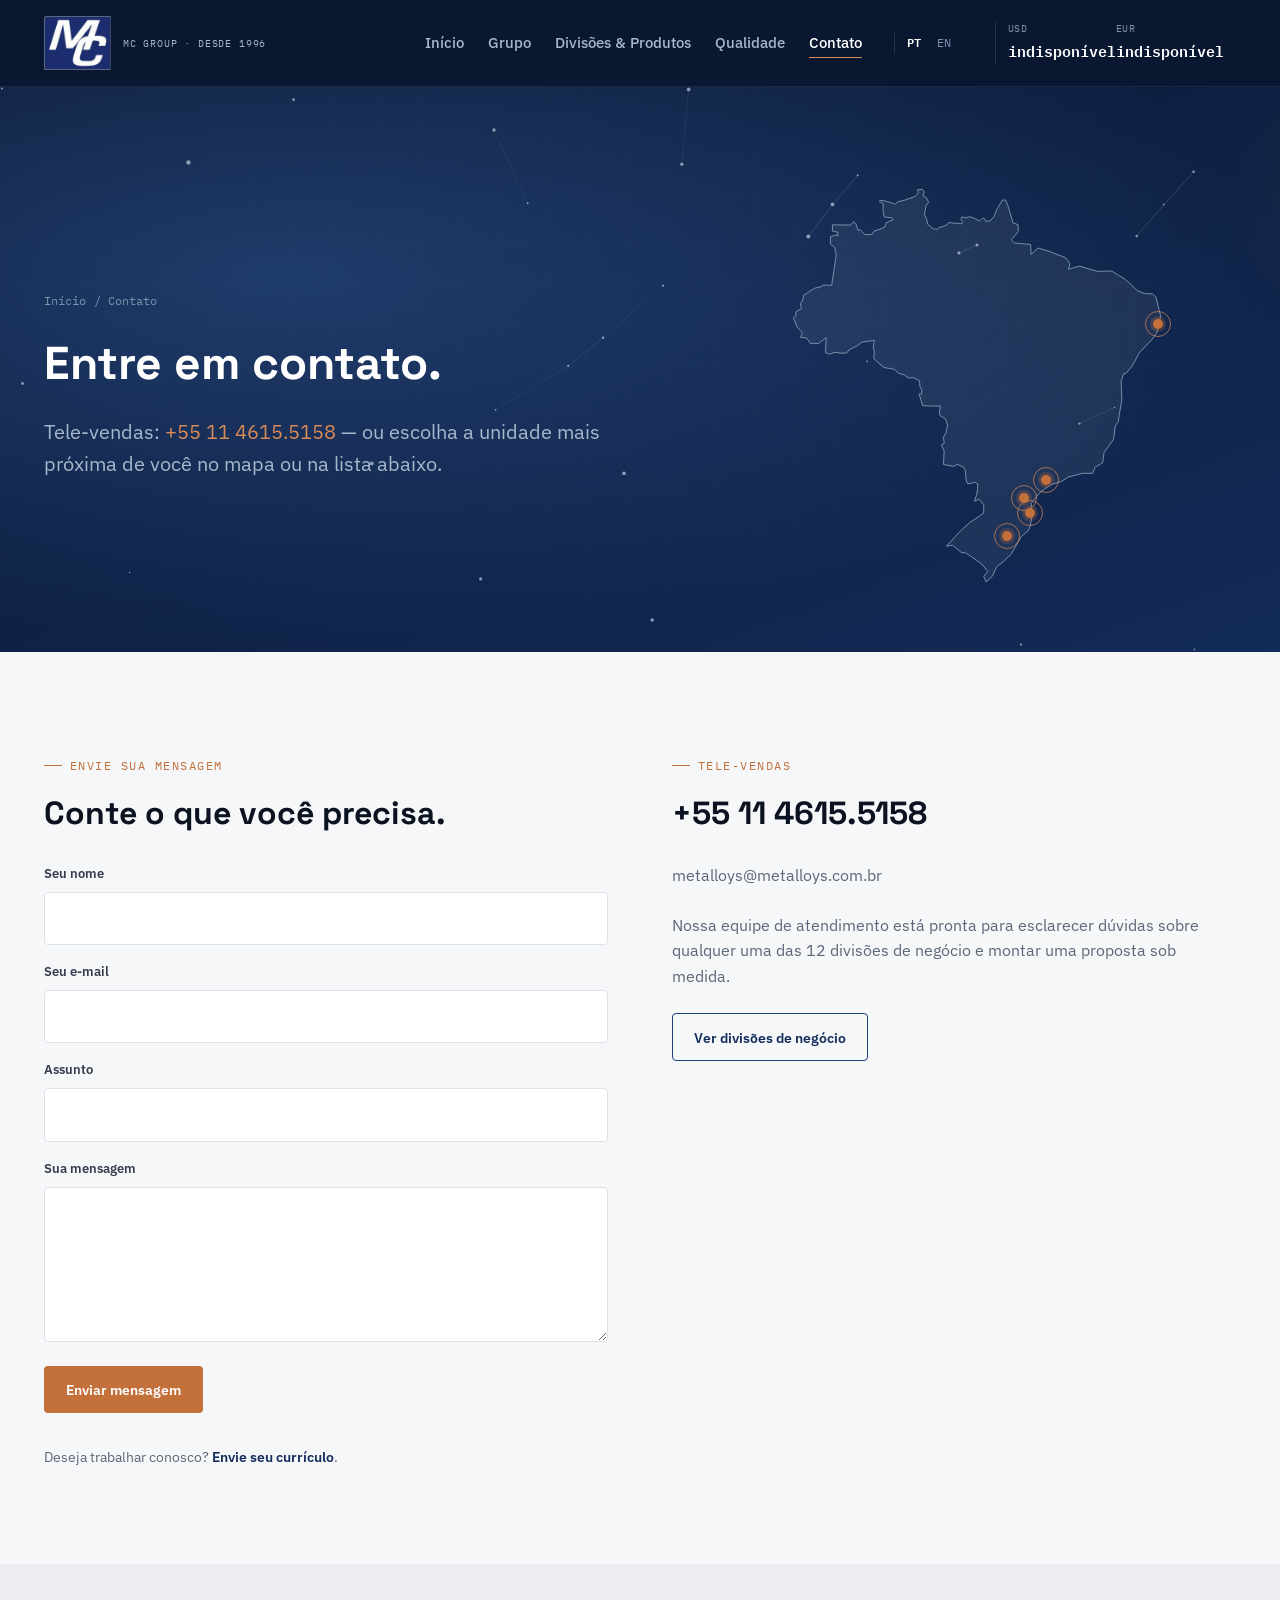
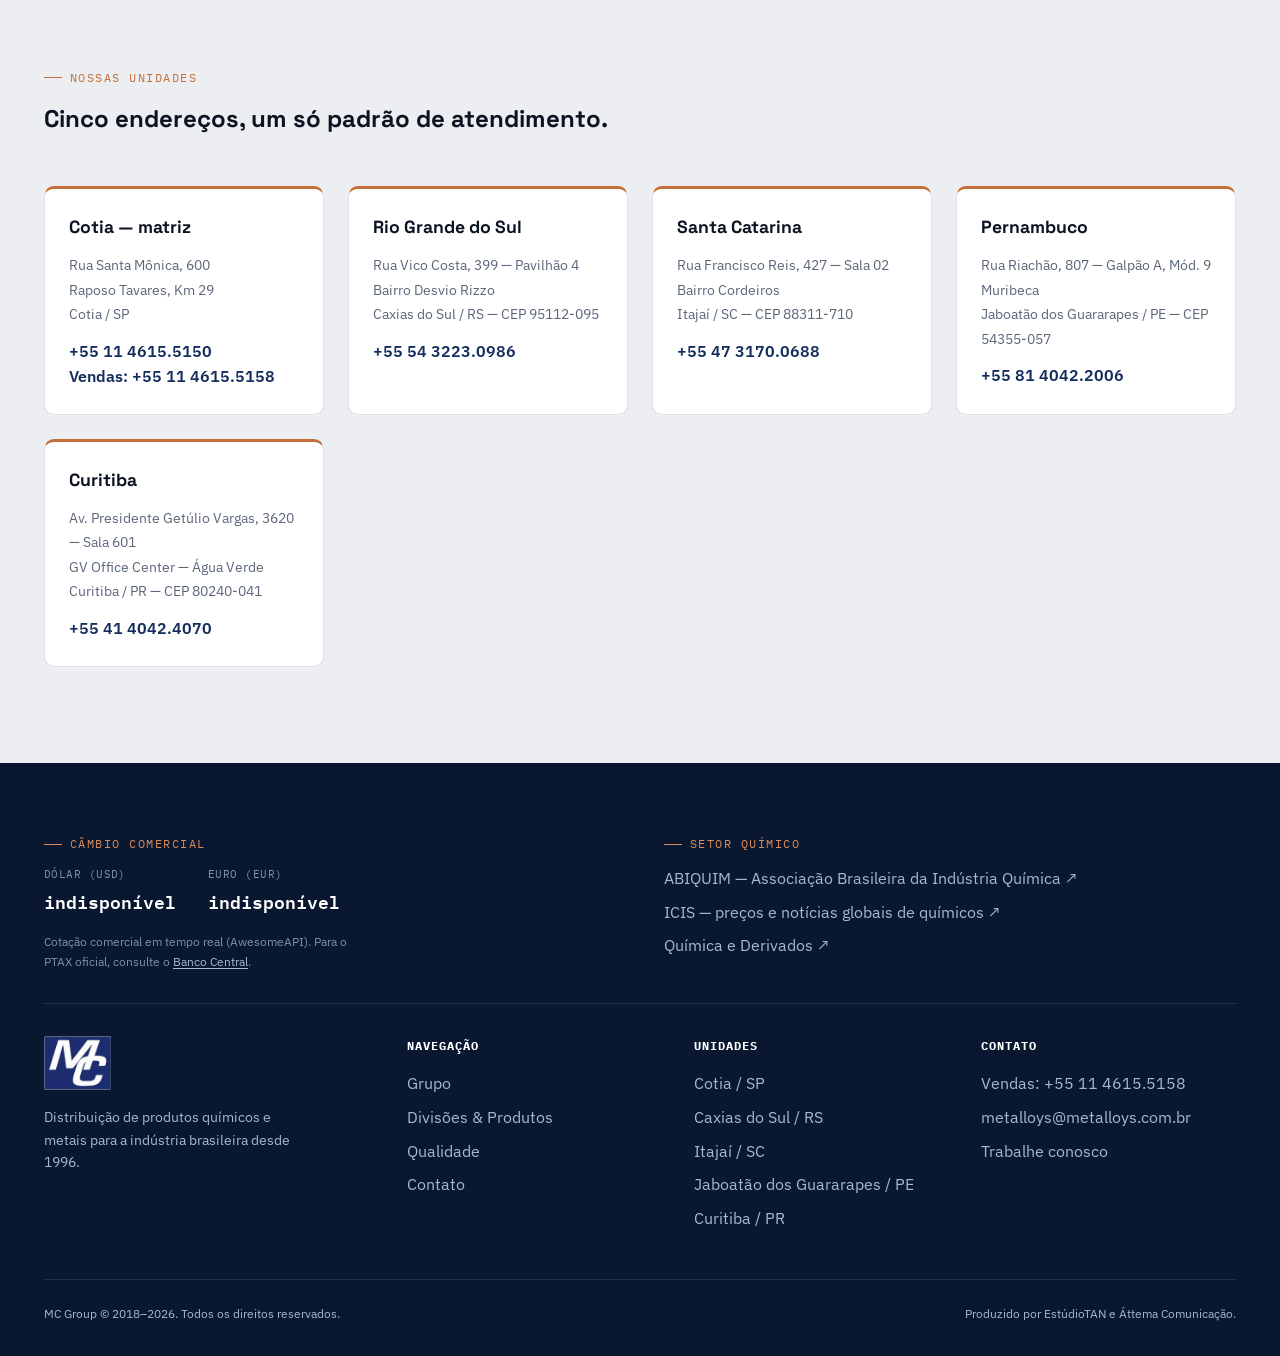
<file: contato.html>
<!DOCTYPE html>
<html lang="pt-BR">
<head>
<meta charset="UTF-8">
<meta name="viewport" content="width=device-width, initial-scale=1.0">
<title>Contato — Metalloys &amp; Chemicals</title>
<meta name="description" content="Fale com a Metalloys &amp; Chemicals. Unidades em Cotia/SP, Caxias do Sul/RS, Itajaí/SC, Jaboatão dos Guararapes/PE e Curitiba/PR.">
<link rel="preconnect" href="https://fonts.googleapis.com">
<link rel="preconnect" href="https://fonts.gstatic.com" crossorigin>
<link href="https://fonts.googleapis.com/css2?family=IBM+Plex+Mono:wght@400;500&amp;family=IBM+Plex+Sans:wght@400;500;600&amp;family=Space+Grotesk:wght@500;600;700&amp;display=swap" rel="stylesheet">
<link rel="stylesheet" href="assets/css/style.css">
</head>
<body>
<a class="skip-link" href="#main">Pular para o conteúdo</a>

<header class="site-header">
  <div class="container">
    <a class="brand" href="index.html">
      <span class="brand__logo-chip"><img src="assets/img/mc-group-mark.png" alt="Metalloys &amp; Chemicals" class="brand__logo-img" width="156" height="126"></span>
      <span class="brand__tagline">MC Group · desde 1996</span>
    </a>
    <nav class="main-nav" aria-label="Navegação principal">
      <ul class="main-nav__links">
        <li><a href="index.html">Início</a></li>
        <li><a href="grupo.html">Grupo</a></li>
        <li><a href="divisoes-e-produtos.html">Divisões &amp; Produtos</a></li>
        <li><a href="qualidade.html">Qualidade</a></li>
        <li><a href="contato.html" class="is-active">Contato</a></li>
      </ul>
      <div class="nav-lang"><a href="contato.html" class="is-active">PT</a>
      <a href="en/contato.html">EN</a></div>
      <div class="fx-list nav-fx">
        <div class="fx-item"><span class="fx-item__label">USD</span><span class="fx-item__value" data-fx="USDBRL">—</span></div>
        <div class="fx-item"><span class="fx-item__label">EUR</span><span class="fx-item__value" data-fx="EURBRL">—</span></div>
      </div>
    </nav>
    <button class="nav-toggle" aria-label="Abrir menu" aria-expanded="false"><span></span></button>
  </div>
</header>

<main id="main">

  <section class="page-hero page-hero--contact" data-network>
    <div class="hero__field" aria-hidden="true"></div>
    <div class="container page-hero__grid">
      <div class="page-hero__content">
        <span class="breadcrumb"><a href="index.html">Início</a> / Contato</span>
        <h1>Entre em contato.</h1>
        <p>Tele-vendas: <a href="tel:+551146155158" style="color: var(--copper-400);">+55 11 4615.5158</a> — ou escolha a unidade mais próxima de você no mapa ou na lista abaixo.</p>
      </div>
      <div class="br-map">
        <svg viewBox="0 0 600 640" class="br-map__svg" aria-hidden="true">
          <path class="br-map__outline" d="M251.7,573.5 L271.5,551.9 L288.1,536.5 L298.0,530.0 L310.5,521.2 L310.8,508.5 L303.4,499.4 L296.1,502.4 L299.0,493.2 L301.0,483.8 L301.0,475.1 L295.7,472.2 L290.1,474.8 L284.6,474.1 L282.9,468.0 L281.5,453.4 L278.7,448.6 L268.8,444.3 L262.7,447.5 L247.1,444.4 L248.1,422.8 L243.7,414.0 L248.4,410.7 L246.9,401.7 L251.0,394.7 L253.6,382.2 L250.1,372.3 L242.1,367.8 L240.5,361.6 L242.6,352.4 L214.3,351.7 L208.6,333.2 L212.9,333.0 L212.7,326.1 L209.9,321.5 L209.2,312.3 L200.6,307.6 L191.3,307.7 L185.2,303.1 L175.2,300.0 L169.4,294.0 L152.9,291.4 L136.8,277.2 L138.0,266.5 L136.2,260.4 L137.8,248.5 L118.4,251.2 L110.7,257.1 L97.7,263.6 L94.4,268.4 L86.8,268.7 L75.9,267.4 L67.5,270.1 L60.8,268.3 L61.8,244.2 L49.7,253.5 L36.6,253.1 L31.0,244.6 L21.2,243.7 L24.4,236.9 L16.1,227.2 L10,212.9 L13.9,210.0 L13.9,203.3 L22.8,198.7 L21.3,190.1 L25.1,184.6 L26.2,177.2 L43.1,166.4 L55.2,163.3 L57.2,160.9 L70.5,161.7 L77.1,118.1 L77.5,111.2 L75.2,102.1 L68.6,96.3 L68.7,84.7 L77.0,82.1 L80.0,83.8 L80.5,77.7 L71.8,76.0 L71.6,66.1 L100.4,66.4 L105.3,61.0 L109.4,66.0 L112.3,75.4 L115.1,73.4 L123.2,81.8 L134.7,80.8 L137.5,75.9 L148.5,72.2 L154.6,69.6 L156.3,62.9 L166.9,58.4 L166.1,55.0 L153.6,53.7 L151.5,43.7 L152.1,33.0 L145.5,28.9 L148.3,27.4 L159.2,29.5 L171.0,33.4 L175.2,29.7 L185.8,27.2 L202.4,21.3 L207.8,15.2 L205.8,10.7 L213.5,10 L216.9,13.7 L215.0,20.6 L220.1,23.0 L223.5,30.4 L219.4,36.0 L217.0,49.6 L220.8,57.6 L221.9,64.9 L231.0,72.4 L238.2,73.2 L239.9,70.1 L244.5,69.4 L251.2,66.6 L256.0,62.4 L264.2,63.7 L267.8,63.2 L275.8,64.5 L277.1,61.2 L274.7,58.1 L276.1,53.5 L282.1,54.9 L289.1,53.2 L297.5,56.6 L304.0,59.9 L308.6,55.6 L311.9,56.2 L313.9,60.7 L321.0,59.6 L326.6,53.5 L331.2,41.8 L339.9,27.3 L344.9,26.5 L348.6,35.3 L356.9,63.1 L364.8,65.7 L365.2,76.7 L354.1,89.8 L358.7,94.6 L384.8,97.1 L385.3,113.0 L396.5,102.6 L415.1,108.3 L439.7,118.0 L446.9,127.3 L444.4,136.1 L461.6,131.2 L490.4,139.6 L512.5,139.0 L534.3,152.2 L553.2,170.0 L564.5,174.5 L577.2,175.2 L582.5,180.2 L587.5,200.4 L590,210.0 L584.1,236.3 L576.6,246.7 L555.8,268.8 L546.4,286.8 L535.4,300.6 L531.7,300.9 L527.6,312.6 L528.7,342.3 L524.5,366.8 L523.0,377.3 L518.3,383.6 L515.7,404.8 L500.7,425.6 L498.2,442.0 L486.2,448.9 L482.8,458.4 L466.7,458.4 L443.5,464.5 L433.1,471.5 L416.5,476.2 L399.1,488.8 L386.6,504.6 L384.5,516.5 L386.9,525.2 L384.2,541.3 L380.8,549.0 L370.5,557.8 L354.1,585.8 L341.1,598.4 L331.1,605.8 L324.3,620.9 L314.6,630 L310.5,621.0 L317.0,613.5 L308.4,602.6 L296.8,593.9 L281.6,583.7 L276.1,584.1 L261.3,571.9 L251.7,573.5 Z" />
        </svg>
        <div class="br-map__pins">
          <button class="br-map__pin" type="button" style="left: 68.32%; top: 73.20%;">
            <span class="br-map__dot"></span>
            <span class="br-map__label"><strong>Cotia — matriz</strong><br>+55 11 4615.5150</span>
          </button>
          <button class="br-map__pin" type="button" style="left: 62.52%; top: 77.73%;">
            <span class="br-map__dot"></span>
            <span class="br-map__label"><strong>Curitiba — PR</strong><br>+55 41 4042.4070</span>
          </button>
          <button class="br-map__pin" type="button" style="left: 64.03%; top: 81.41%;">
            <span class="br-map__dot"></span>
            <span class="br-map__label"><strong>Itajaí — SC</strong><br>+55 47 3170.0688</span>
          </button>
          <button class="br-map__pin" type="button" style="left: 57.83%; top: 87.00%;">
            <span class="br-map__dot"></span>
            <span class="br-map__label"><strong>Caxias do Sul — RS</strong><br>+55 54 3223.0986</span>
          </button>
          <button class="br-map__pin br-map__pin--right" type="button" style="left: 97.62%; top: 34.73%;">
            <span class="br-map__dot"></span>
            <span class="br-map__label"><strong>Jaboatão dos Guararapes — PE</strong><br>+55 81 4042.2006</span>
          </button>
        </div>
      </div>
    </div>
  </section>

  <section class="section">
    <div class="container contact-grid">
      <div class="reveal">
        <span class="eyebrow">Envie sua mensagem</span>
        <h2 style="font-family: var(--font-display); font-size: var(--fs-h2); margin-top: var(--sp-3); margin-bottom: var(--sp-6);">Conte o que você precisa.</h2>
        <form data-contact-form data-success-message="Mensagem pronta para envio — conecte este formulário a um serviço de e-mail (ex. Formspree) para receber os envios.">
          <div class="form-field">
            <label for="name">Seu nome</label>
            <input id="name" name="name" type="text" required autocomplete="name">
          </div>
          <div class="form-field">
            <label for="email">Seu e-mail</label>
            <input id="email" name="email" type="email" required autocomplete="email">
          </div>
          <div class="form-field">
            <label for="subject">Assunto</label>
            <input id="subject" name="subject" type="text">
          </div>
          <div class="form-field">
            <label for="message">Sua mensagem</label>
            <textarea id="message" name="message" rows="5" required></textarea>
          </div>
          <button class="btn btn--copper" type="submit">Enviar mensagem</button>
          <p class="form-note"></p>
        </form>
        <p style="margin-top: var(--sp-8); font-size: 0.9rem; color: var(--ink-500);">Deseja trabalhar conosco? <a href="mailto:metalloys@metalloys.com.br?subject=Trabalhe%20Conosco" style="color: var(--navy-700); font-weight: 600;">Envie seu currículo</a>.</p>
      </div>

      <div class="reveal">
        <span class="eyebrow">Tele-vendas</span>
        <h2 style="font-family: var(--font-display); font-size: var(--fs-h2); margin-top: var(--sp-3); margin-bottom: var(--sp-6);">+55 11 4615.5158</h2>
        <p style="color: var(--ink-500);">metalloys@metalloys.com.br</p>
        <p style="color: var(--ink-500); margin-top: var(--sp-6);">Nossa equipe de atendimento está pronta para esclarecer dúvidas sobre qualquer uma das 12 divisões de negócio e montar uma proposta sob medida.</p>
        <a class="btn btn--ghost-light" style="margin-top: var(--sp-6);" href="divisoes-e-produtos.html">Ver divisões de negócio</a>
      </div>
    </div>
  </section>

  <section class="section section--paper-200" id="unidades">
    <div class="container">
      <div class="section-head reveal">
        <span class="eyebrow">Nossas unidades</span>
        <h2>Cinco endereços, um só padrão de atendimento.</h2>
      </div>
      <div class="offices-grid reveal">
        <div class="office-card">
          <h3>Cotia — matriz</h3>
          <address>
            Rua Santa Mônica, 600<br>
            Raposo Tavares, Km 29<br>
            Cotia / SP
          </address>
          <p style="margin-top: var(--sp-3);"><a href="tel:+551146155150">+55 11 4615.5150</a><br><a href="tel:+551146155158">Vendas: +55 11 4615.5158</a></p>
        </div>
        <div class="office-card">
          <h3>Rio Grande do Sul</h3>
          <address>
            Rua Vico Costa, 399 — Pavilhão 4<br>
            Bairro Desvio Rizzo<br>
            Caxias do Sul / RS — CEP 95112-095
          </address>
          <p style="margin-top: var(--sp-3);"><a href="tel:+555432230986">+55 54 3223.0986</a></p>
        </div>
        <div class="office-card">
          <h3>Santa Catarina</h3>
          <address>
            Rua Francisco Reis, 427 — Sala 02<br>
            Bairro Cordeiros<br>
            Itajaí / SC — CEP 88311-710
          </address>
          <p style="margin-top: var(--sp-3);"><a href="tel:+554731700688">+55 47 3170.0688</a></p>
        </div>
        <div class="office-card">
          <h3>Pernambuco</h3>
          <address>
            Rua Riachão, 807 — Galpão A, Mód. 9<br>
            Muribeca<br>
            Jaboatão dos Guararapes / PE — CEP 54355-057
          </address>
          <p style="margin-top: var(--sp-3);"><a href="tel:+558140422006">+55 81 4042.2006</a></p>
        </div>
        <div class="office-card">
          <h3>Curitiba</h3>
          <address>
            Av. Presidente Getúlio Vargas, 3620 — Sala 601<br>
            GV Office Center — Água Verde<br>
            Curitiba / PR — CEP 80240-041
          </address>
          <p style="margin-top: var(--sp-3);"><a href="tel:+554140424070">+55 41 4042.4070</a></p>
        </div>
      </div>
    </div>
  </section>

</main>

<footer class="site-footer">
  <div class="container">
    <div class="footer-market">
      <div class="footer-market__fx">
        <span class="eyebrow">Câmbio comercial</span>
        <div class="fx-list">
          <div class="fx-item"><span class="fx-item__label">Dólar (USD)</span><span class="fx-item__value" data-fx="USDBRL">—</span></div>
          <div class="fx-item"><span class="fx-item__label">Euro (EUR)</span><span class="fx-item__value" data-fx="EURBRL">—</span></div>
        </div>
        <p class="footer-market__note">Cotação comercial em tempo real (AwesomeAPI). Para o PTAX oficial, consulte o <a href="https://www.bcb.gov.br/estabilidadefinanceira/historicocotacoes" target="_blank" rel="noopener noreferrer">Banco Central</a>.</p>
      </div>
                  <div class="footer-market__news">
        <span class="eyebrow">Setor químico</span>
        <ul class="news-links">
          <li><a href="https://www.abiquim.org.br" target="_blank" rel="noopener noreferrer">ABIQUIM — Associação Brasileira da Indústria Química ↗</a></li>
          <li><a href="https://www.icis.com" target="_blank" rel="noopener noreferrer">ICIS — preços e notícias globais de químicos ↗</a></li>
          <li><a href="https://www.quimicaederivados.com.br" target="_blank" rel="noopener noreferrer">Química e Derivados ↗</a></li>
        </ul>
      </div>
    </div>

    <div class="footer-grid">
      <div>
        <a class="brand" href="index.html" style="margin-bottom: 1rem;">
          <span class="brand__logo-chip"><img src="assets/img/mc-group-mark.png" alt="Metalloys &amp; Chemicals" class="brand__logo-img" width="156" height="126"></span>
        </a>
        <p style="max-width: 32ch; font-size: 0.88rem;">Distribuição de produtos químicos e metais para a indústria brasileira desde 1996.</p>
      </div>
      <div>
        <h4>Navegação</h4>
        <ul>
          <li><a href="grupo.html">Grupo</a></li>
          <li><a href="divisoes-e-produtos.html">Divisões &amp; Produtos</a></li>
          <li><a href="qualidade.html">Qualidade</a></li>
          <li><a href="contato.html">Contato</a></li>
        </ul>
      </div>
      <div>
        <h4>Unidades</h4>
        <ul>
          <li>Cotia / SP</li>
          <li>Caxias do Sul / RS</li>
          <li>Itajaí / SC</li>
          <li>Jaboatão dos Guararapes / PE</li>
          <li>Curitiba / PR</li>
        </ul>
      </div>
      <div>
        <h4>Contato</h4>
        <ul>
          <li><a href="tel:+551146155158">Vendas: +55 11 4615.5158</a></li>
          <li><a href="mailto:metalloys@metalloys.com.br">metalloys@metalloys.com.br</a></li>
          <li><a href="contato.html">Trabalhe conosco</a></li>
        </ul>
      </div>
    </div>
    <div class="footer-bottom">
      <span>MC Group © 2018–2026. Todos os direitos reservados.</span>
      <span>Produzido por EstúdioTAN e Áttema Comunicação.</span>
    </div>
  </div>
</footer>

<script src="assets/js/main.js"></script>
</body>
</html>
</file>
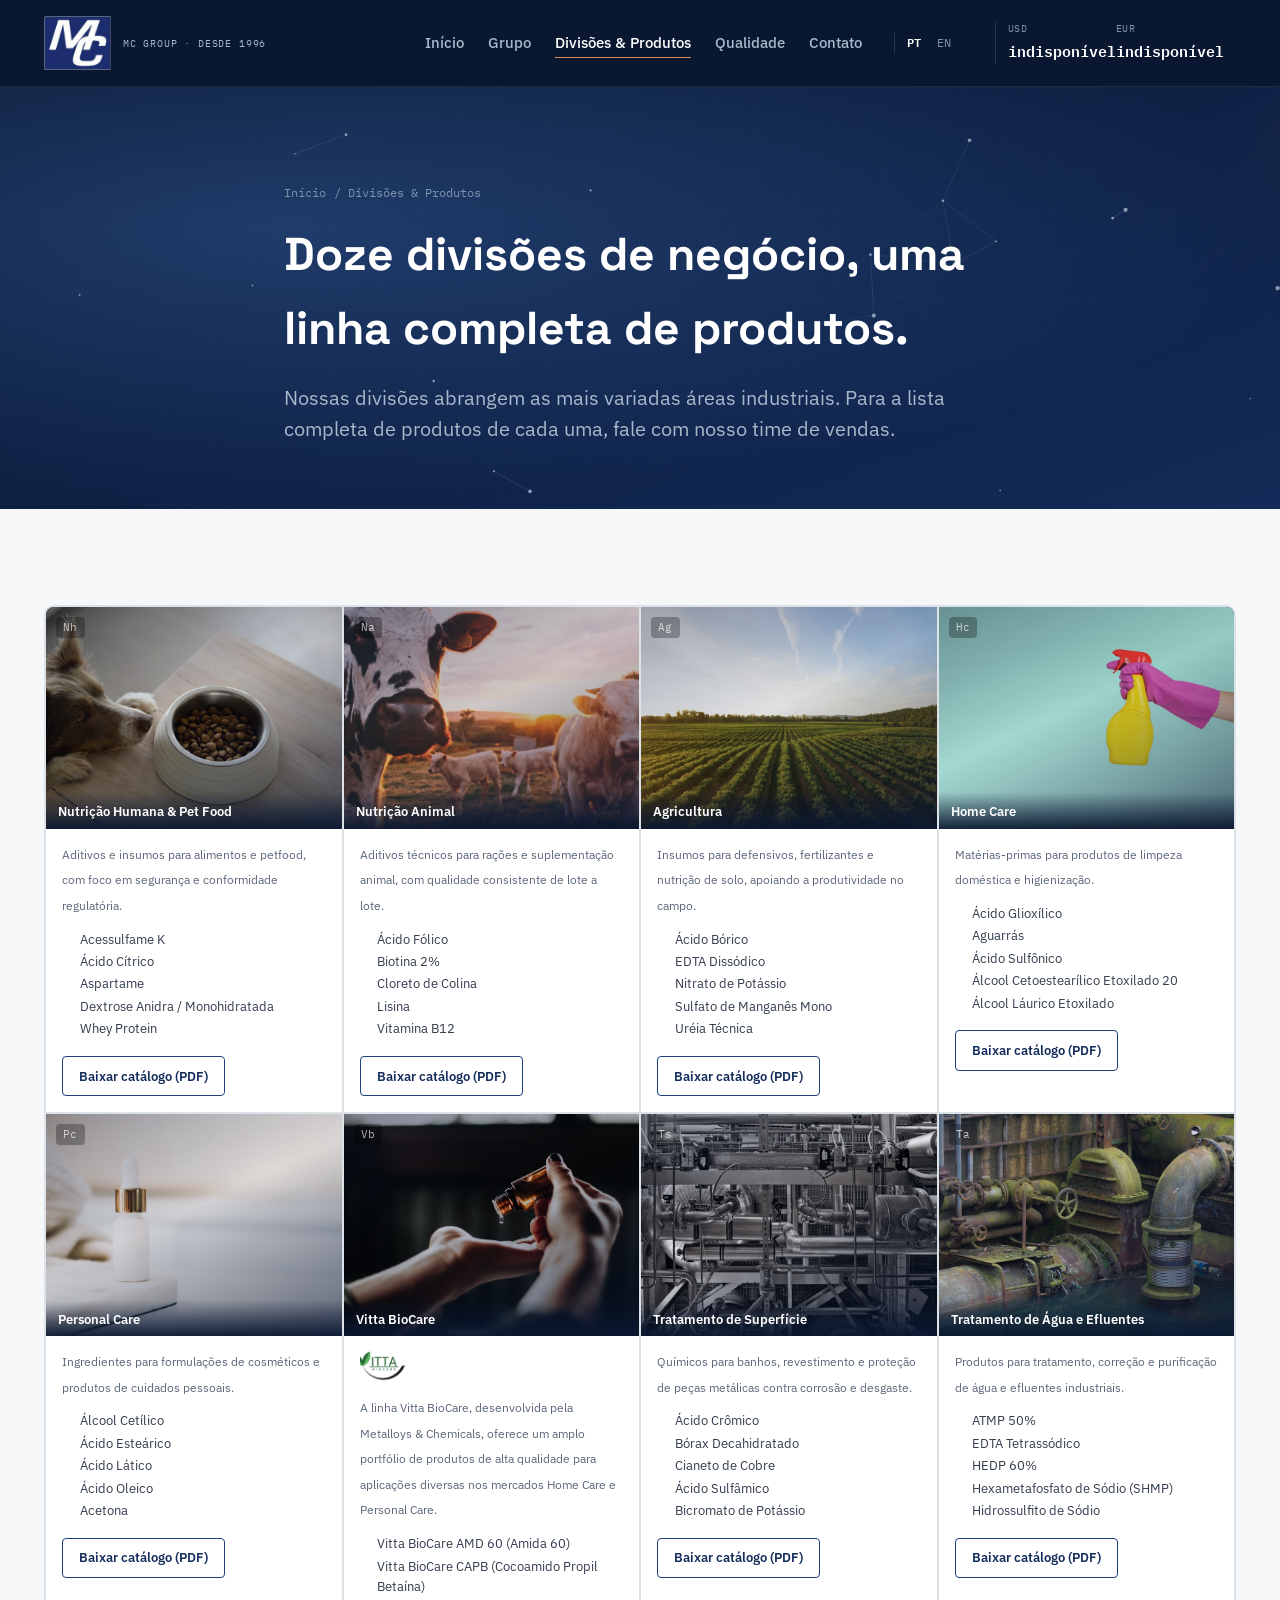
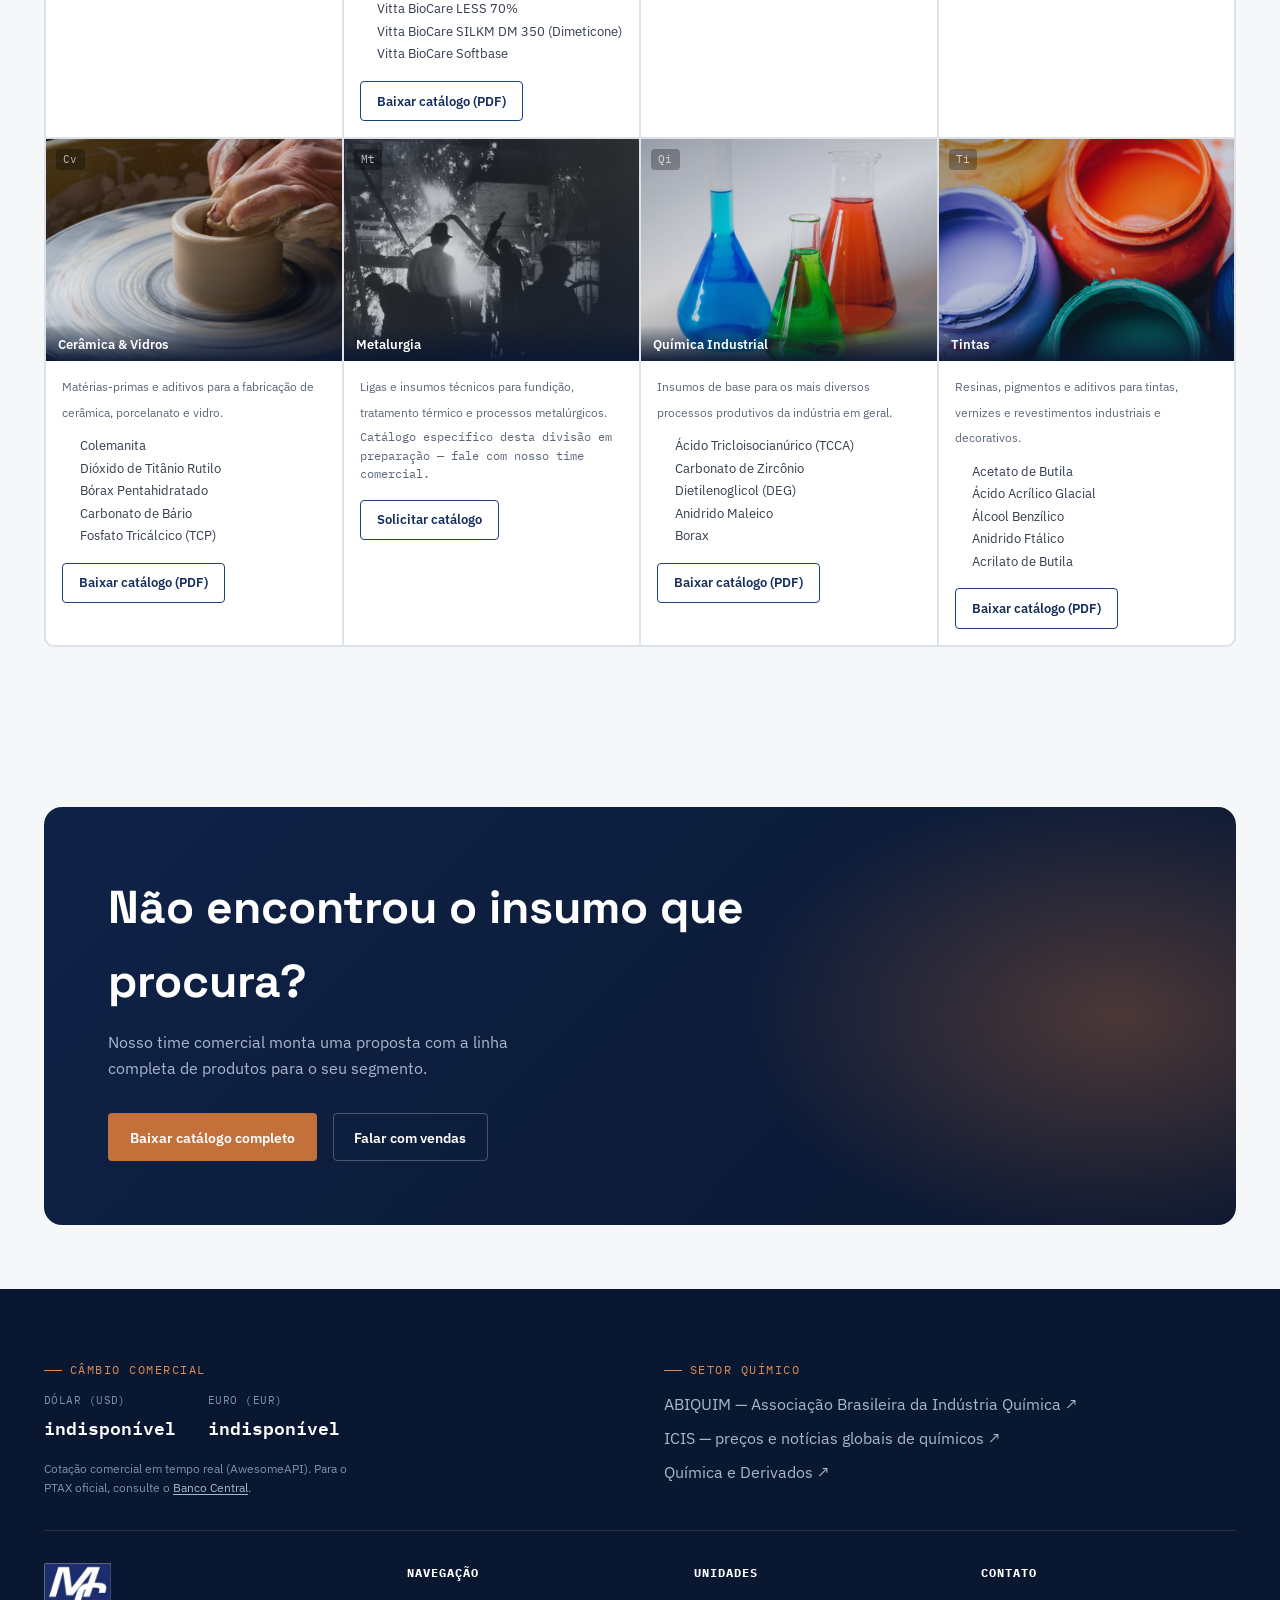
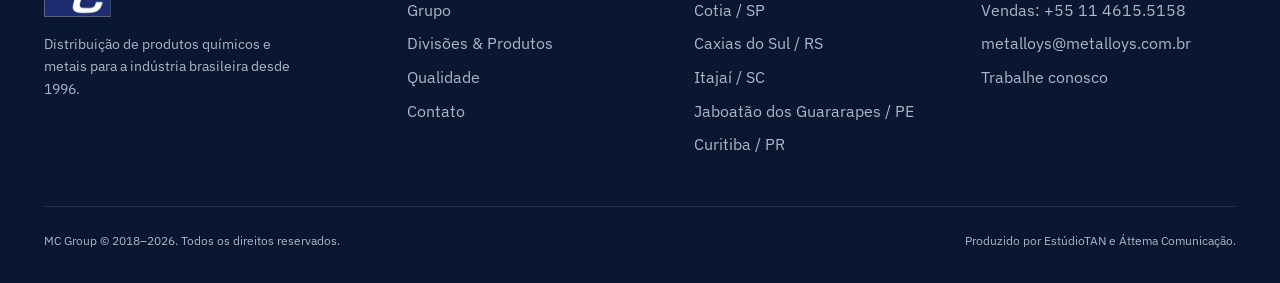
<file: divisoes-e-produtos.html>
<!DOCTYPE html>
<html lang="pt-BR">
<head>
<meta charset="UTF-8">
<meta name="viewport" content="width=device-width, initial-scale=1.0">
<title>Divisões &amp; Produtos — Metalloys &amp; Chemicals</title>
<meta name="description" content="Conheça as 12 divisões de negócio da Metalloys &amp; Chemicals: nutrição humana e animal, agricultura, tratamento de superfície, tintas, química industrial e mais.">
<link rel="preconnect" href="https://fonts.googleapis.com">
<link rel="preconnect" href="https://fonts.gstatic.com" crossorigin>
<link href="https://fonts.googleapis.com/css2?family=IBM+Plex+Mono:wght@400;500&amp;family=IBM+Plex+Sans:wght@400;500;600&amp;family=Space+Grotesk:wght@500;600;700&amp;display=swap" rel="stylesheet">
<link rel="stylesheet" href="assets/css/style.css">
</head>
<body>
<a class="skip-link" href="#main">Pular para o conteúdo</a>

<header class="site-header">
  <div class="container">
    <a class="brand" href="index.html">
      <span class="brand__logo-chip"><img src="assets/img/mc-group-mark.png" alt="Metalloys &amp; Chemicals" class="brand__logo-img" width="156" height="126"></span>
      <span class="brand__tagline">MC Group · desde 1996</span>
    </a>
    <nav class="main-nav" aria-label="Navegação principal">
      <ul class="main-nav__links">
        <li><a href="index.html">Início</a></li>
        <li><a href="grupo.html">Grupo</a></li>
        <li><a href="divisoes-e-produtos.html" class="is-active">Divisões &amp; Produtos</a></li>
        <li><a href="qualidade.html">Qualidade</a></li>
        <li><a href="contato.html">Contato</a></li>
      </ul>
      <div class="nav-lang"><a href="divisoes-e-produtos.html" class="is-active">PT</a>
      <a href="en/divisoes-e-produtos.html">EN</a></div>
      <div class="fx-list nav-fx">
        <div class="fx-item"><span class="fx-item__label">USD</span><span class="fx-item__value" data-fx="USDBRL">—</span></div>
        <div class="fx-item"><span class="fx-item__label">EUR</span><span class="fx-item__value" data-fx="EURBRL">—</span></div>
      </div>
    </nav>
    <button class="nav-toggle" aria-label="Abrir menu" aria-expanded="false"><span></span></button>
  </div>
</header>

<main id="main">

  <section class="page-hero" data-network>
    <div class="hero__field" aria-hidden="true"></div>
    <div class="container page-hero__content">
      <span class="breadcrumb"><a href="index.html">Início</a> / Divisões &amp; Produtos</span>
      <h1>Doze divisões de negócio, uma linha completa de produtos.</h1>
      <p>Nossas divisões abrangem as mais variadas áreas industriais. Para a lista completa de produtos de cada uma, fale com nosso time de vendas.</p>
    </div>
  </section>

  <section class="section">
    <div class="container">
      <div class="elements-grid elements-grid--catalog">

        <div class="element" id="nutricao-humana">
          <div class="element__media">
            <img class="element__photo" src="assets/img/divisions/nh.jpg" alt="" loading="lazy">
            <span class="element__code-tag">Nh</span>
            <span class="element__overlay-name">Nutrição Humana &amp; Pet Food</span>
          </div>
          <div class="element__body">
            <span class="element__desc">Aditivos e insumos para alimentos e petfood, com foco em segurança e conformidade regulatória.</span>
            <ul class="element__sample">
              <li>Acessulfame K</li>
              <li>Ácido Cítrico</li>
              <li>Aspartame</li>
              <li>Dextrose Anidra / Monohidratada</li>
              <li>Whey Protein</li>
            </ul>
            <a class="btn btn--ghost-light element__download" href="assets/docs/catalogo-nutricao-humana-pet-food.pdf" target="_blank" rel="noopener noreferrer">Baixar catálogo (PDF)</a>
          </div>
        </div>

        <div class="element" id="nutricao-animal">
          <div class="element__media">
            <img class="element__photo" src="assets/img/divisions/na.jpg" alt="" loading="lazy">
            <span class="element__code-tag">Na</span>
            <span class="element__overlay-name">Nutrição Animal</span>
          </div>
          <div class="element__body">
            <span class="element__desc">Aditivos técnicos para rações e suplementação animal, com qualidade consistente de lote a lote.</span>
            <ul class="element__sample">
              <li>Ácido Fólico</li>
              <li>Biotina 2%</li>
              <li>Cloreto de Colina</li>
              <li>Lisina</li>
              <li>Vitamina B12</li>
            </ul>
            <a class="btn btn--ghost-light element__download" href="assets/docs/catalogo-nutricao-animal-agricultura.pdf" target="_blank" rel="noopener noreferrer">Baixar catálogo (PDF)</a>
          </div>
        </div>

        <div class="element" id="agricultura">
          <div class="element__media">
            <img class="element__photo" src="assets/img/divisions/ag.jpg" alt="" loading="lazy">
            <span class="element__code-tag">Ag</span>
            <span class="element__overlay-name">Agricultura</span>
          </div>
          <div class="element__body">
            <span class="element__desc">Insumos para defensivos, fertilizantes e nutrição de solo, apoiando a produtividade no campo.</span>
            <ul class="element__sample">
              <li>Ácido Bórico</li>
              <li>EDTA Dissódico</li>
              <li>Nitrato de Potássio</li>
              <li>Sulfato de Manganês Mono</li>
              <li>Uréia Técnica</li>
            </ul>
            <a class="btn btn--ghost-light element__download" href="assets/docs/catalogo-nutricao-animal-agricultura.pdf" target="_blank" rel="noopener noreferrer">Baixar catálogo (PDF)</a>
          </div>
        </div>

        <div class="element" id="home-care">
          <div class="element__media">
            <img class="element__photo" src="assets/img/divisions/hc.jpg" alt="" loading="lazy">
            <span class="element__code-tag">Hc</span>
            <span class="element__overlay-name">Home Care</span>
          </div>
          <div class="element__body">
            <span class="element__desc">Matérias-primas para produtos de limpeza doméstica e higienização.</span>
            <ul class="element__sample">
              <li>Ácido Glioxílico</li>
              <li>Aguarrás</li>
              <li>Ácido Sulfônico</li>
              <li>Álcool Cetoestearílico Etoxilado 20</li>
              <li>Álcool Láurico Etoxilado</li>
            </ul>
            <a class="btn btn--ghost-light element__download" href="assets/docs/catalogo-home-care.pdf" target="_blank" rel="noopener noreferrer">Baixar catálogo (PDF)</a>
          </div>
        </div>

        <div class="element" id="personal-care">
          <div class="element__media">
            <img class="element__photo" src="assets/img/divisions/pc.jpg" alt="" loading="lazy">
            <span class="element__code-tag">Pc</span>
            <span class="element__overlay-name">Personal Care</span>
          </div>
          <div class="element__body">
            <span class="element__desc">Ingredientes para formulações de cosméticos e produtos de cuidados pessoais.</span>
            <ul class="element__sample">
              <li>Álcool Cetílico</li>
              <li>Ácido Esteárico</li>
              <li>Ácido Lático</li>
              <li>Ácido Oleico</li>
              <li>Acetona</li>
            </ul>
            <a class="btn btn--ghost-light element__download" href="assets/docs/catalogo-personal-care.pdf" target="_blank" rel="noopener noreferrer">Baixar catálogo (PDF)</a>
          </div>
        </div>

        <div class="element" id="vitta-biocare">
          <div class="element__media">
            <img class="element__photo" src="assets/img/divisions/vb.jpg" alt="" loading="lazy">
            <span class="element__code-tag">Vb</span>
            <span class="element__overlay-name">Vitta BioCare</span>
          </div>
          <div class="element__body">
            <img src="assets/img/vitta-biocare-logo.png" alt="Vitta BioCare" style="height: 34px; width: auto; margin-bottom: var(--sp-3);">
            <span class="element__desc">A linha Vitta BioCare, desenvolvida pela Metalloys &amp; Chemicals, oferece um amplo portfólio de produtos de alta qualidade para aplicações diversas nos mercados Home Care e Personal Care.</span>
            <ul class="element__sample">
              <li>Vitta BioCare AMD 60 (Amida 60)</li>
              <li>Vitta BioCare CAPB (Cocoamido Propil Betaína)</li>
              <li>Vitta BioCare LESS 70%</li>
              <li>Vitta BioCare SILKM DM 350 (Dimeticone)</li>
              <li>Vitta BioCare Softbase</li>
            </ul>
            <a class="btn btn--ghost-light element__download" href="assets/docs/catalogo-vitta-biocare.pdf" target="_blank" rel="noopener noreferrer">Baixar catálogo (PDF)</a>
          </div>
        </div>

        <div class="element" id="tratamento-superficie">
          <div class="element__media">
            <img class="element__photo" src="assets/img/divisions/ts.jpg" alt="" loading="lazy">
            <span class="element__code-tag">Ts</span>
            <span class="element__overlay-name">Tratamento de Superfície</span>
          </div>
          <div class="element__body">
            <span class="element__desc">Químicos para banhos, revestimento e proteção de peças metálicas contra corrosão e desgaste.</span>
            <ul class="element__sample">
              <li>Ácido Crômico</li>
              <li>Bórax Decahidratado</li>
              <li>Cianeto de Cobre</li>
              <li>Ácido Sulfâmico</li>
              <li>Bicromato de Potássio</li>
            </ul>
            <a class="btn btn--ghost-light element__download" href="assets/docs/catalogo-quimica-industrial.pdf" target="_blank" rel="noopener noreferrer">Baixar catálogo (PDF)</a>
          </div>
        </div>

        <div class="element" id="agua-efluentes">
          <div class="element__media">
            <img class="element__photo" src="assets/img/divisions/ta.jpg" alt="" loading="lazy">
            <span class="element__code-tag">Ta</span>
            <span class="element__overlay-name">Tratamento de Água e Efluentes</span>
          </div>
          <div class="element__body">
            <span class="element__desc">Produtos para tratamento, correção e purificação de água e efluentes industriais.</span>
            <ul class="element__sample">
              <li>ATMP 50%</li>
              <li>EDTA Tetrassódico</li>
              <li>HEDP 60%</li>
              <li>Hexametafosfato de Sódio (SHMP)</li>
              <li>Hidrossulfito de Sódio</li>
            </ul>
            <a class="btn btn--ghost-light element__download" href="assets/docs/catalogo-quimica-industrial.pdf" target="_blank" rel="noopener noreferrer">Baixar catálogo (PDF)</a>
          </div>
        </div>

        <div class="element" id="ceramica-vidros">
          <div class="element__media">
            <img class="element__photo" src="assets/img/divisions/cv.jpg" alt="" loading="lazy">
            <span class="element__code-tag">Cv</span>
            <span class="element__overlay-name">Cerâmica &amp; Vidros</span>
          </div>
          <div class="element__body">
            <span class="element__desc">Matérias-primas e aditivos para a fabricação de cerâmica, porcelanato e vidro.</span>
            <ul class="element__sample">
              <li>Colemanita</li>
              <li>Dióxido de Titânio Rutilo</li>
              <li>Bórax Pentahidratado</li>
              <li>Carbonato de Bário</li>
              <li>Fosfato Tricálcico (TCP)</li>
            </ul>
            <a class="btn btn--ghost-light element__download" href="assets/docs/catalogo-quimica-industrial.pdf" target="_blank" rel="noopener noreferrer">Baixar catálogo (PDF)</a>
          </div>
        </div>

        <div class="element" id="metalurgia">
          <div class="element__media">
            <img class="element__photo" src="assets/img/divisions/mt.jpg" alt="" loading="lazy">
            <span class="element__code-tag">Mt</span>
            <span class="element__overlay-name">Metalurgia</span>
          </div>
          <div class="element__body">
            <span class="element__desc">Ligas e insumos técnicos para fundição, tratamento térmico e processos metalúrgicos.</span>
            <p class="element__sample-more">Catálogo específico desta divisão em preparação — fale com nosso time comercial.</p>
            <a class="btn btn--ghost-light element__download" href="contato.html">Solicitar catálogo</a>
          </div>
        </div>

        <div class="element" id="quimica-industrial">
          <div class="element__media">
            <img class="element__photo" src="assets/img/divisions/qi.jpg" alt="" loading="lazy">
            <span class="element__code-tag">Qi</span>
            <span class="element__overlay-name">Química Industrial</span>
          </div>
          <div class="element__body">
            <span class="element__desc">Insumos de base para os mais diversos processos produtivos da indústria em geral.</span>
            <ul class="element__sample">
              <li>Ácido Tricloisocianúrico (TCCA)</li>
              <li>Carbonato de Zircônio</li>
              <li>Dietilenoglicol (DEG)</li>
              <li>Anidrido Maleico</li>
              <li>Borax</li>
            </ul>
            <a class="btn btn--ghost-light element__download" href="assets/docs/catalogo-quimica-industrial.pdf" target="_blank" rel="noopener noreferrer">Baixar catálogo (PDF)</a>
          </div>
        </div>

        <div class="element" id="tintas">
          <div class="element__media">
            <img class="element__photo" src="assets/img/divisions/ti.jpg" alt="" loading="lazy">
            <span class="element__code-tag">Ti</span>
            <span class="element__overlay-name">Tintas</span>
          </div>
          <div class="element__body">
            <span class="element__desc">Resinas, pigmentos e aditivos para tintas, vernizes e revestimentos industriais e decorativos.</span>
            <ul class="element__sample">
              <li>Acetato de Butila</li>
              <li>Ácido Acrílico Glacial</li>
              <li>Álcool Benzílico</li>
              <li>Anidrido Ftálico</li>
              <li>Acrilato de Butila</li>
            </ul>
            <a class="btn btn--ghost-light element__download" href="assets/docs/catalogo-quimica-industrial.pdf" target="_blank" rel="noopener noreferrer">Baixar catálogo (PDF)</a>
          </div>
        </div>

      </div>
    </div>
  </section>

  <section class="section section--tight">
    <div class="container">
      <div class="cta-band reveal">
        <div>
          <h2>Não encontrou o insumo que procura?</h2>
          <p>Nosso time comercial monta uma proposta com a linha completa de produtos para o seu segmento.</p>
        </div>
        <div class="hero__actions">
          <a class="btn btn--copper" href="assets/docs/catalogo-completo-metalloys.pdf" target="_blank" rel="noopener noreferrer">Baixar catálogo completo</a>
          <a class="btn btn--ghost-dark" href="contato.html">Falar com vendas</a>
        </div>
      </div>
    </div>
  </section>

</main>

<footer class="site-footer">
  <div class="container">
    <div class="footer-market">
      <div class="footer-market__fx">
        <span class="eyebrow">Câmbio comercial</span>
        <div class="fx-list">
          <div class="fx-item"><span class="fx-item__label">Dólar (USD)</span><span class="fx-item__value" data-fx="USDBRL">—</span></div>
          <div class="fx-item"><span class="fx-item__label">Euro (EUR)</span><span class="fx-item__value" data-fx="EURBRL">—</span></div>
        </div>
        <p class="footer-market__note">Cotação comercial em tempo real (AwesomeAPI). Para o PTAX oficial, consulte o <a href="https://www.bcb.gov.br/estabilidadefinanceira/historicocotacoes" target="_blank" rel="noopener noreferrer">Banco Central</a>.</p>
      </div>
                  <div class="footer-market__news">
        <span class="eyebrow">Setor químico</span>
        <ul class="news-links">
          <li><a href="https://www.abiquim.org.br" target="_blank" rel="noopener noreferrer">ABIQUIM — Associação Brasileira da Indústria Química ↗</a></li>
          <li><a href="https://www.icis.com" target="_blank" rel="noopener noreferrer">ICIS — preços e notícias globais de químicos ↗</a></li>
          <li><a href="https://www.quimicaederivados.com.br" target="_blank" rel="noopener noreferrer">Química e Derivados ↗</a></li>
        </ul>
      </div>
    </div>

    <div class="footer-grid">
      <div>
        <a class="brand" href="index.html" style="margin-bottom: 1rem;">
          <span class="brand__logo-chip"><img src="assets/img/mc-group-mark.png" alt="Metalloys &amp; Chemicals" class="brand__logo-img" width="156" height="126"></span>
        </a>
        <p style="max-width: 32ch; font-size: 0.88rem;">Distribuição de produtos químicos e metais para a indústria brasileira desde 1996.</p>
      </div>
      <div>
        <h4>Navegação</h4>
        <ul>
          <li><a href="grupo.html">Grupo</a></li>
          <li><a href="divisoes-e-produtos.html">Divisões &amp; Produtos</a></li>
          <li><a href="qualidade.html">Qualidade</a></li>
          <li><a href="contato.html">Contato</a></li>
        </ul>
      </div>
      <div>
        <h4>Unidades</h4>
        <ul>
          <li>Cotia / SP</li>
          <li>Caxias do Sul / RS</li>
          <li>Itajaí / SC</li>
          <li>Jaboatão dos Guararapes / PE</li>
          <li>Curitiba / PR</li>
        </ul>
      </div>
      <div>
        <h4>Contato</h4>
        <ul>
          <li><a href="tel:+551146155158">Vendas: +55 11 4615.5158</a></li>
          <li><a href="mailto:metalloys@metalloys.com.br">metalloys@metalloys.com.br</a></li>
          <li><a href="contato.html">Trabalhe conosco</a></li>
        </ul>
      </div>
    </div>
    <div class="footer-bottom">
      <span>MC Group © 2018–2026. Todos os direitos reservados.</span>
      <span>Produzido por EstúdioTAN e Áttema Comunicação.</span>
    </div>
  </div>
</footer>

<script src="assets/js/main.js"></script>
</body>
</html>
</file>
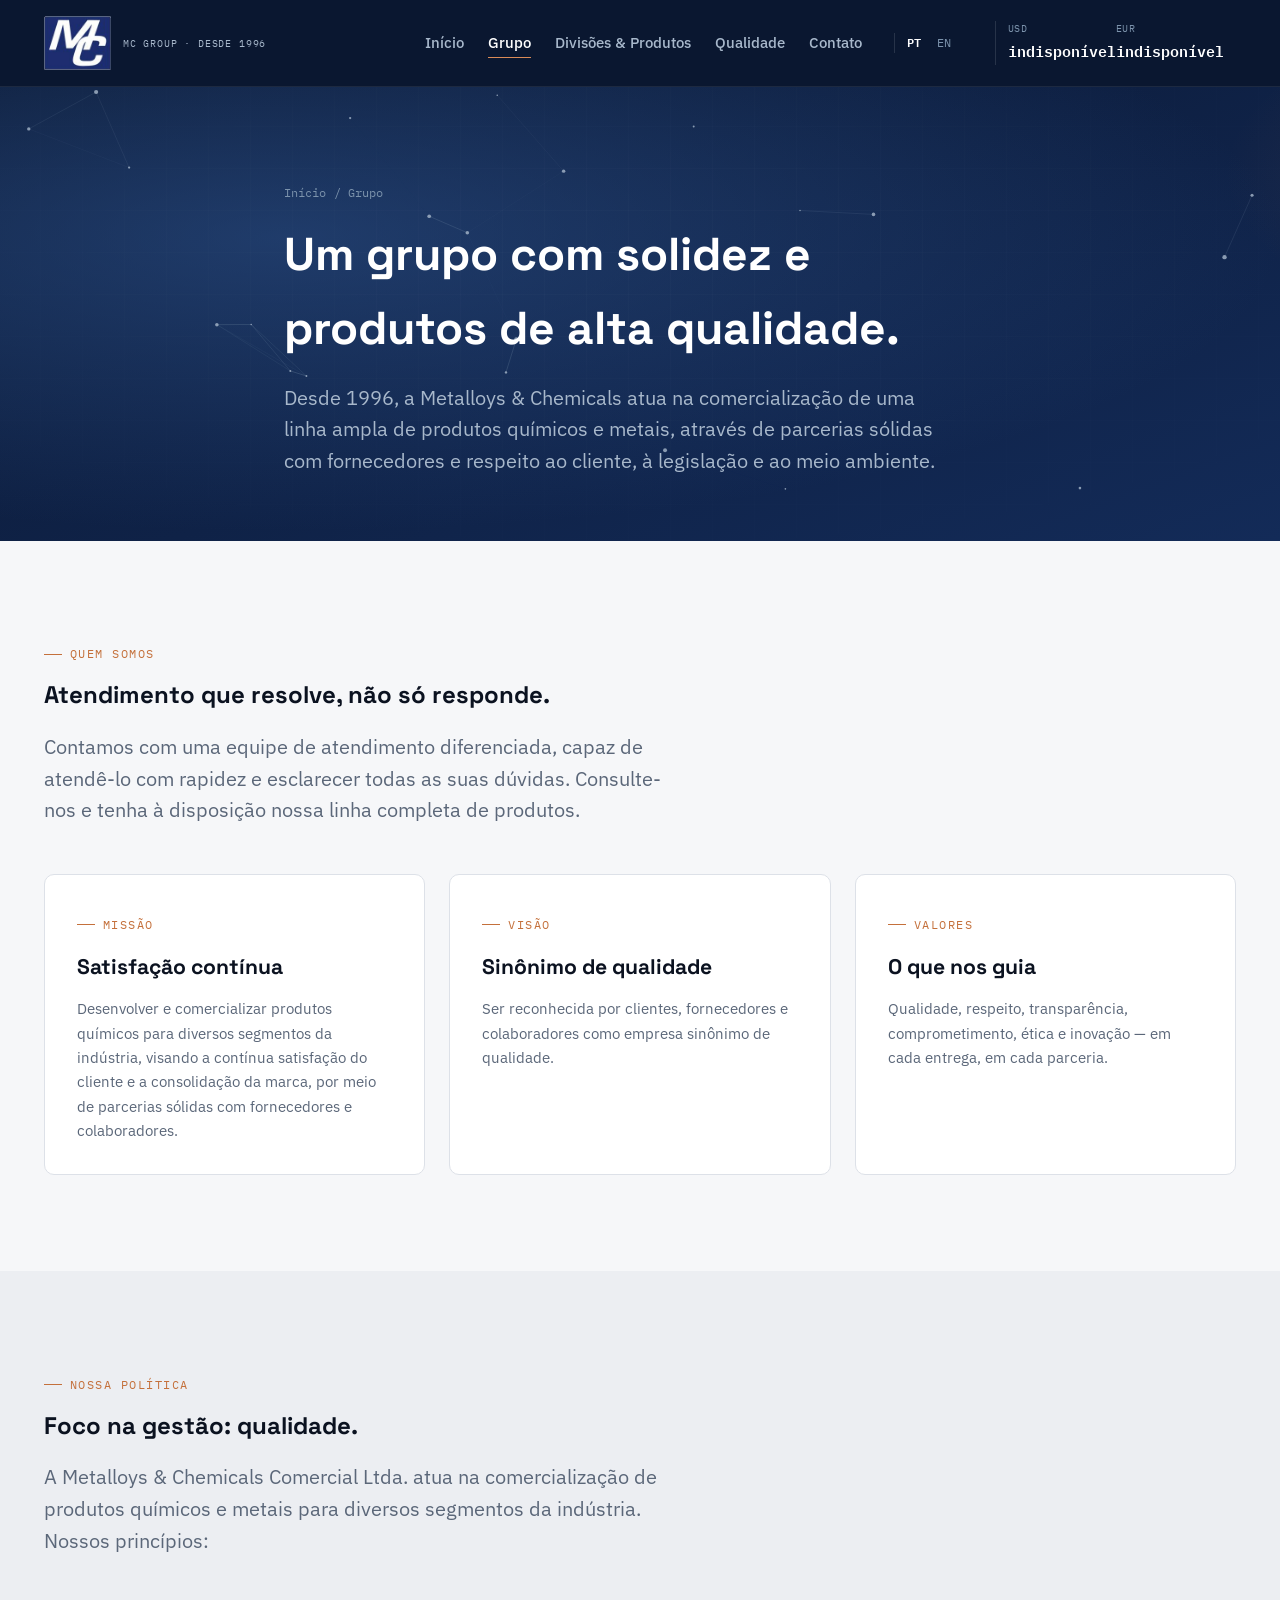
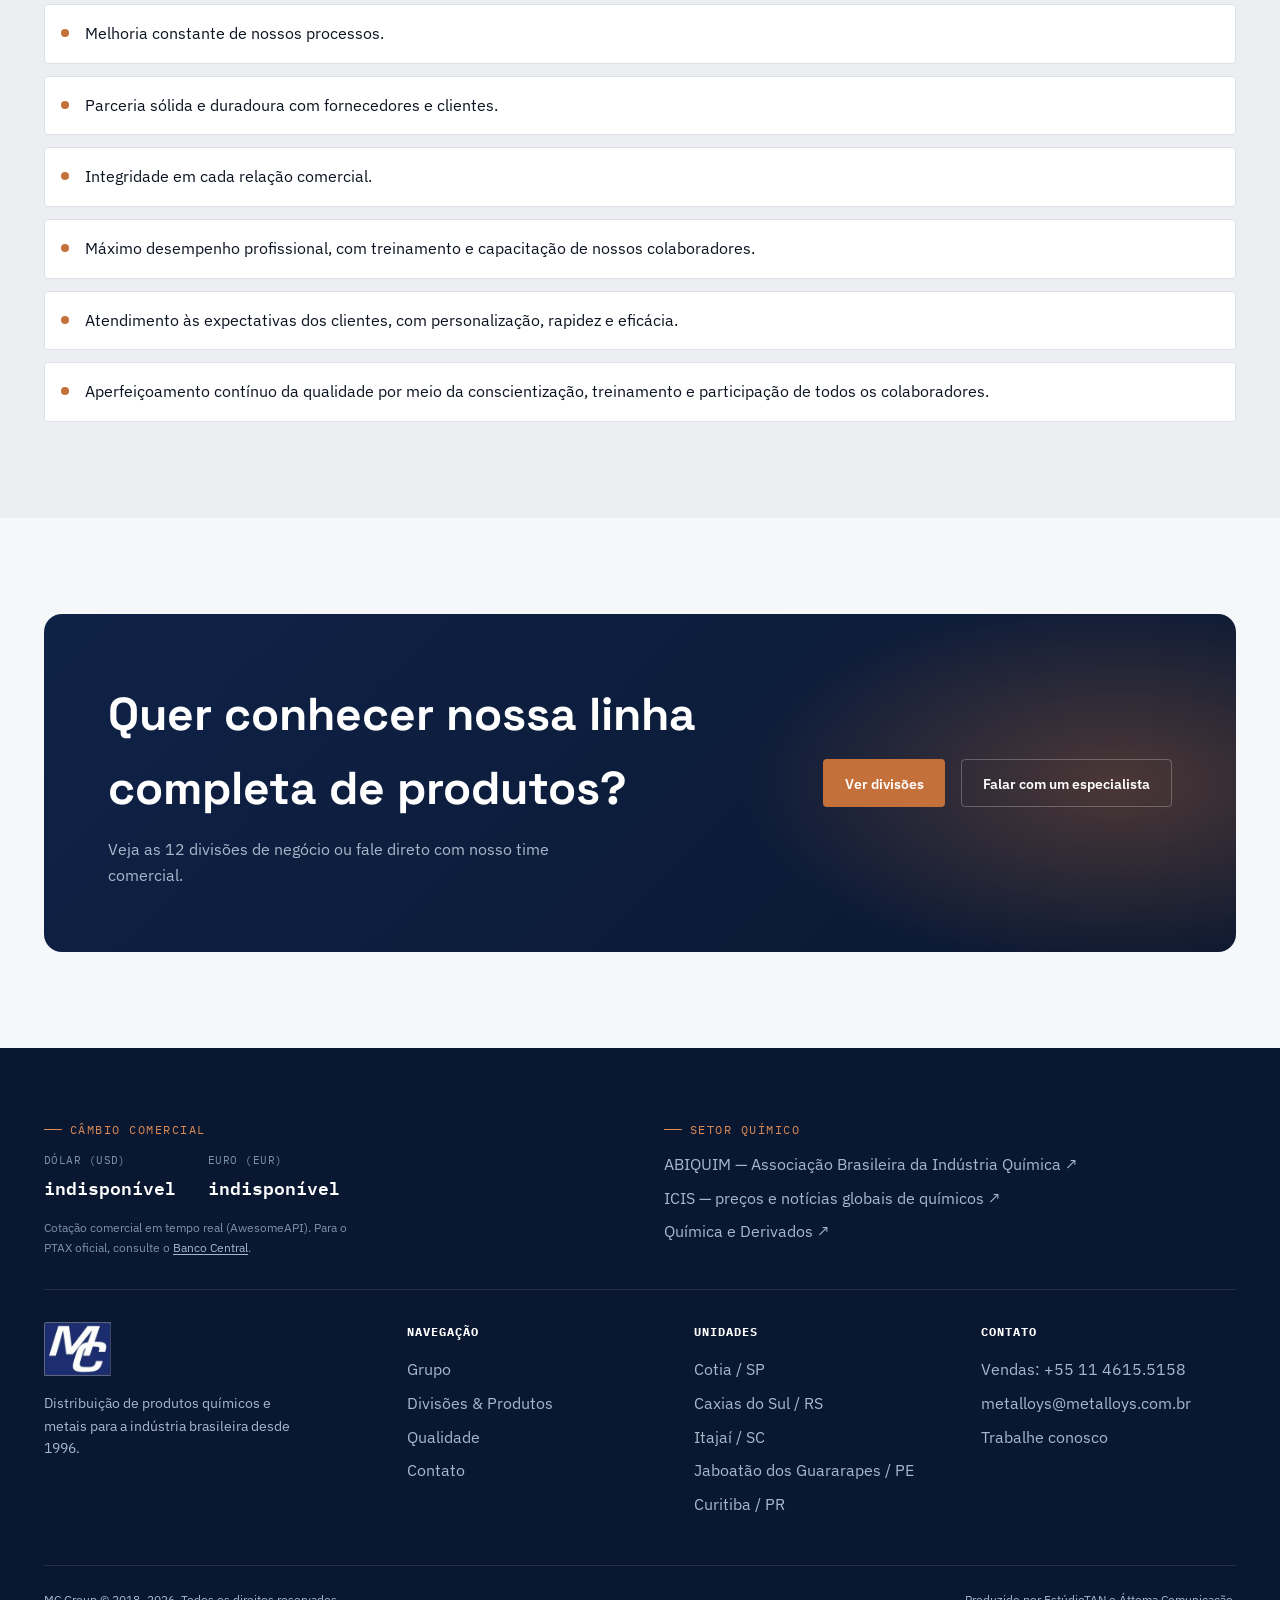
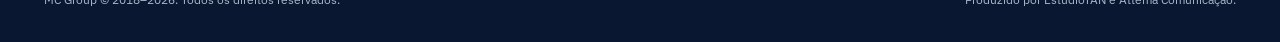
<file: grupo.html>
<!DOCTYPE html>
<html lang="pt-BR">
<head>
<meta charset="UTF-8">
<meta name="viewport" content="width=device-width, initial-scale=1.0">
<title>Grupo — Metalloys &amp; Chemicals</title>
<meta name="description" content="Conheça a missão, visão e valores da Metalloys &amp; Chemicals, grupo que distribui produtos químicos e metais desde 1996.">
<link rel="preconnect" href="https://fonts.googleapis.com">
<link rel="preconnect" href="https://fonts.gstatic.com" crossorigin>
<link href="https://fonts.googleapis.com/css2?family=IBM+Plex+Mono:wght@400;500&amp;family=IBM+Plex+Sans:wght@400;500;600&amp;family=Space+Grotesk:wght@500;600;700&amp;display=swap" rel="stylesheet">
<link rel="stylesheet" href="assets/css/style.css">
</head>
<body>
<a class="skip-link" href="#main">Pular para o conteúdo</a>

<header class="site-header">
  <div class="container">
    <a class="brand" href="index.html">
      <span class="brand__logo-chip"><img src="assets/img/mc-group-mark.png" alt="Metalloys &amp; Chemicals" class="brand__logo-img" width="156" height="126"></span>
      <span class="brand__tagline">MC Group · desde 1996</span>
    </a>
    <nav class="main-nav" aria-label="Navegação principal">
      <ul class="main-nav__links">
        <li><a href="index.html">Início</a></li>
        <li><a href="grupo.html" class="is-active">Grupo</a></li>
        <li><a href="divisoes-e-produtos.html">Divisões &amp; Produtos</a></li>
        <li><a href="qualidade.html">Qualidade</a></li>
        <li><a href="contato.html">Contato</a></li>
      </ul>
      <div class="nav-lang"><a href="grupo.html" class="is-active">PT</a>
      <a href="en/grupo.html">EN</a></div>
      <div class="fx-list nav-fx">
        <div class="fx-item"><span class="fx-item__label">USD</span><span class="fx-item__value" data-fx="USDBRL">—</span></div>
        <div class="fx-item"><span class="fx-item__label">EUR</span><span class="fx-item__value" data-fx="EURBRL">—</span></div>
      </div>
    </nav>
    <button class="nav-toggle" aria-label="Abrir menu" aria-expanded="false"><span></span></button>
  </div>
</header>

<main id="main">

  <section class="page-hero" data-network>
    <div class="hero__field" aria-hidden="true"></div>
    <div class="container page-hero__content">
      <span class="breadcrumb"><a href="index.html">Início</a> / Grupo</span>
      <h1>Um grupo com solidez e produtos de alta qualidade.</h1>
      <p>Desde 1996, a Metalloys &amp; Chemicals atua na comercialização de uma linha ampla de produtos químicos e metais, através de parcerias sólidas com fornecedores e respeito ao cliente, à legislação e ao meio ambiente.</p>
    </div>
  </section>

  <section class="section">
    <div class="container">
      <div class="section-head reveal">
        <span class="eyebrow">Quem somos</span>
        <h2>Atendimento que resolve, não só responde.</h2>
        <p>Contamos com uma equipe de atendimento diferenciada, capaz de atendê-lo com rapidez e esclarecer todas as suas dúvidas. Consulte-nos e tenha à disposição nossa linha completa de produtos.</p>
      </div>

      <div class="value-grid">
        <div class="value-card reveal">
          <span class="eyebrow">Missão</span>
          <h3>Satisfação contínua</h3>
          <p>Desenvolver e comercializar produtos químicos para diversos segmentos da indústria, visando a contínua satisfação do cliente e a consolidação da marca, por meio de parcerias sólidas com fornecedores e colaboradores.</p>
        </div>
        <div class="value-card reveal">
          <span class="eyebrow">Visão</span>
          <h3>Sinônimo de qualidade</h3>
          <p>Ser reconhecida por clientes, fornecedores e colaboradores como empresa sinônimo de qualidade.</p>
        </div>
        <div class="value-card reveal">
          <span class="eyebrow">Valores</span>
          <h3>O que nos guia</h3>
          <p>Qualidade, respeito, transparência, comprometimento, ética e inovação — em cada entrega, em cada parceria.</p>
        </div>
      </div>
    </div>
  </section>

  <section class="section section--paper-200">
    <div class="container">
      <div class="section-head reveal">
        <span class="eyebrow">Nossa política</span>
        <h2>Foco na gestão: qualidade.</h2>
        <p>A Metalloys &amp; Chemicals Comercial Ltda. atua na comercialização de produtos químicos e metais para diversos segmentos da indústria. Nossos princípios:</p>
      </div>
      <ul class="policy-list reveal">
        <li>Melhoria constante de nossos processos.</li>
        <li>Parceria sólida e duradoura com fornecedores e clientes.</li>
        <li>Integridade em cada relação comercial.</li>
        <li>Máximo desempenho profissional, com treinamento e capacitação de nossos colaboradores.</li>
        <li>Atendimento às expectativas dos clientes, com personalização, rapidez e eficácia.</li>
        <li>Aperfeiçoamento contínuo da qualidade por meio da conscientização, treinamento e participação de todos os colaboradores.</li>
      </ul>
    </div>
  </section>

  <section class="section">
    <div class="container">
      <div class="cta-band reveal">
        <div>
          <h2>Quer conhecer nossa linha completa de produtos?</h2>
          <p>Veja as 12 divisões de negócio ou fale direto com nosso time comercial.</p>
        </div>
        <div class="hero__actions">
          <a class="btn btn--copper" href="divisoes-e-produtos.html">Ver divisões</a>
          <a class="btn btn--ghost-dark" href="contato.html">Falar com um especialista</a>
        </div>
      </div>
    </div>
  </section>

</main>

<footer class="site-footer">
  <div class="container">
    <div class="footer-market">
      <div class="footer-market__fx">
        <span class="eyebrow">Câmbio comercial</span>
        <div class="fx-list">
          <div class="fx-item"><span class="fx-item__label">Dólar (USD)</span><span class="fx-item__value" data-fx="USDBRL">—</span></div>
          <div class="fx-item"><span class="fx-item__label">Euro (EUR)</span><span class="fx-item__value" data-fx="EURBRL">—</span></div>
        </div>
        <p class="footer-market__note">Cotação comercial em tempo real (AwesomeAPI). Para o PTAX oficial, consulte o <a href="https://www.bcb.gov.br/estabilidadefinanceira/historicocotacoes" target="_blank" rel="noopener noreferrer">Banco Central</a>.</p>
      </div>
                  <div class="footer-market__news">
        <span class="eyebrow">Setor químico</span>
        <ul class="news-links">
          <li><a href="https://www.abiquim.org.br" target="_blank" rel="noopener noreferrer">ABIQUIM — Associação Brasileira da Indústria Química ↗</a></li>
          <li><a href="https://www.icis.com" target="_blank" rel="noopener noreferrer">ICIS — preços e notícias globais de químicos ↗</a></li>
          <li><a href="https://www.quimicaederivados.com.br" target="_blank" rel="noopener noreferrer">Química e Derivados ↗</a></li>
        </ul>
      </div>
    </div>

    <div class="footer-grid">
      <div>
        <a class="brand" href="index.html" style="margin-bottom: 1rem;">
          <span class="brand__logo-chip"><img src="assets/img/mc-group-mark.png" alt="Metalloys &amp; Chemicals" class="brand__logo-img" width="156" height="126"></span>
        </a>
        <p style="max-width: 32ch; font-size: 0.88rem;">Distribuição de produtos químicos e metais para a indústria brasileira desde 1996.</p>
      </div>
      <div>
        <h4>Navegação</h4>
        <ul>
          <li><a href="grupo.html">Grupo</a></li>
          <li><a href="divisoes-e-produtos.html">Divisões &amp; Produtos</a></li>
          <li><a href="qualidade.html">Qualidade</a></li>
          <li><a href="contato.html">Contato</a></li>
        </ul>
      </div>
      <div>
        <h4>Unidades</h4>
        <ul>
          <li>Cotia / SP</li>
          <li>Caxias do Sul / RS</li>
          <li>Itajaí / SC</li>
          <li>Jaboatão dos Guararapes / PE</li>
          <li>Curitiba / PR</li>
        </ul>
      </div>
      <div>
        <h4>Contato</h4>
        <ul>
          <li><a href="tel:+551146155158">Vendas: +55 11 4615.5158</a></li>
          <li><a href="mailto:metalloys@metalloys.com.br">metalloys@metalloys.com.br</a></li>
          <li><a href="contato.html">Trabalhe conosco</a></li>
        </ul>
      </div>
    </div>
    <div class="footer-bottom">
      <span>MC Group © 2018–2026. Todos os direitos reservados.</span>
      <span>Produzido por EstúdioTAN e Áttema Comunicação.</span>
    </div>
  </div>
</footer>

<script src="assets/js/main.js"></script>
</body>
</html>
</file>
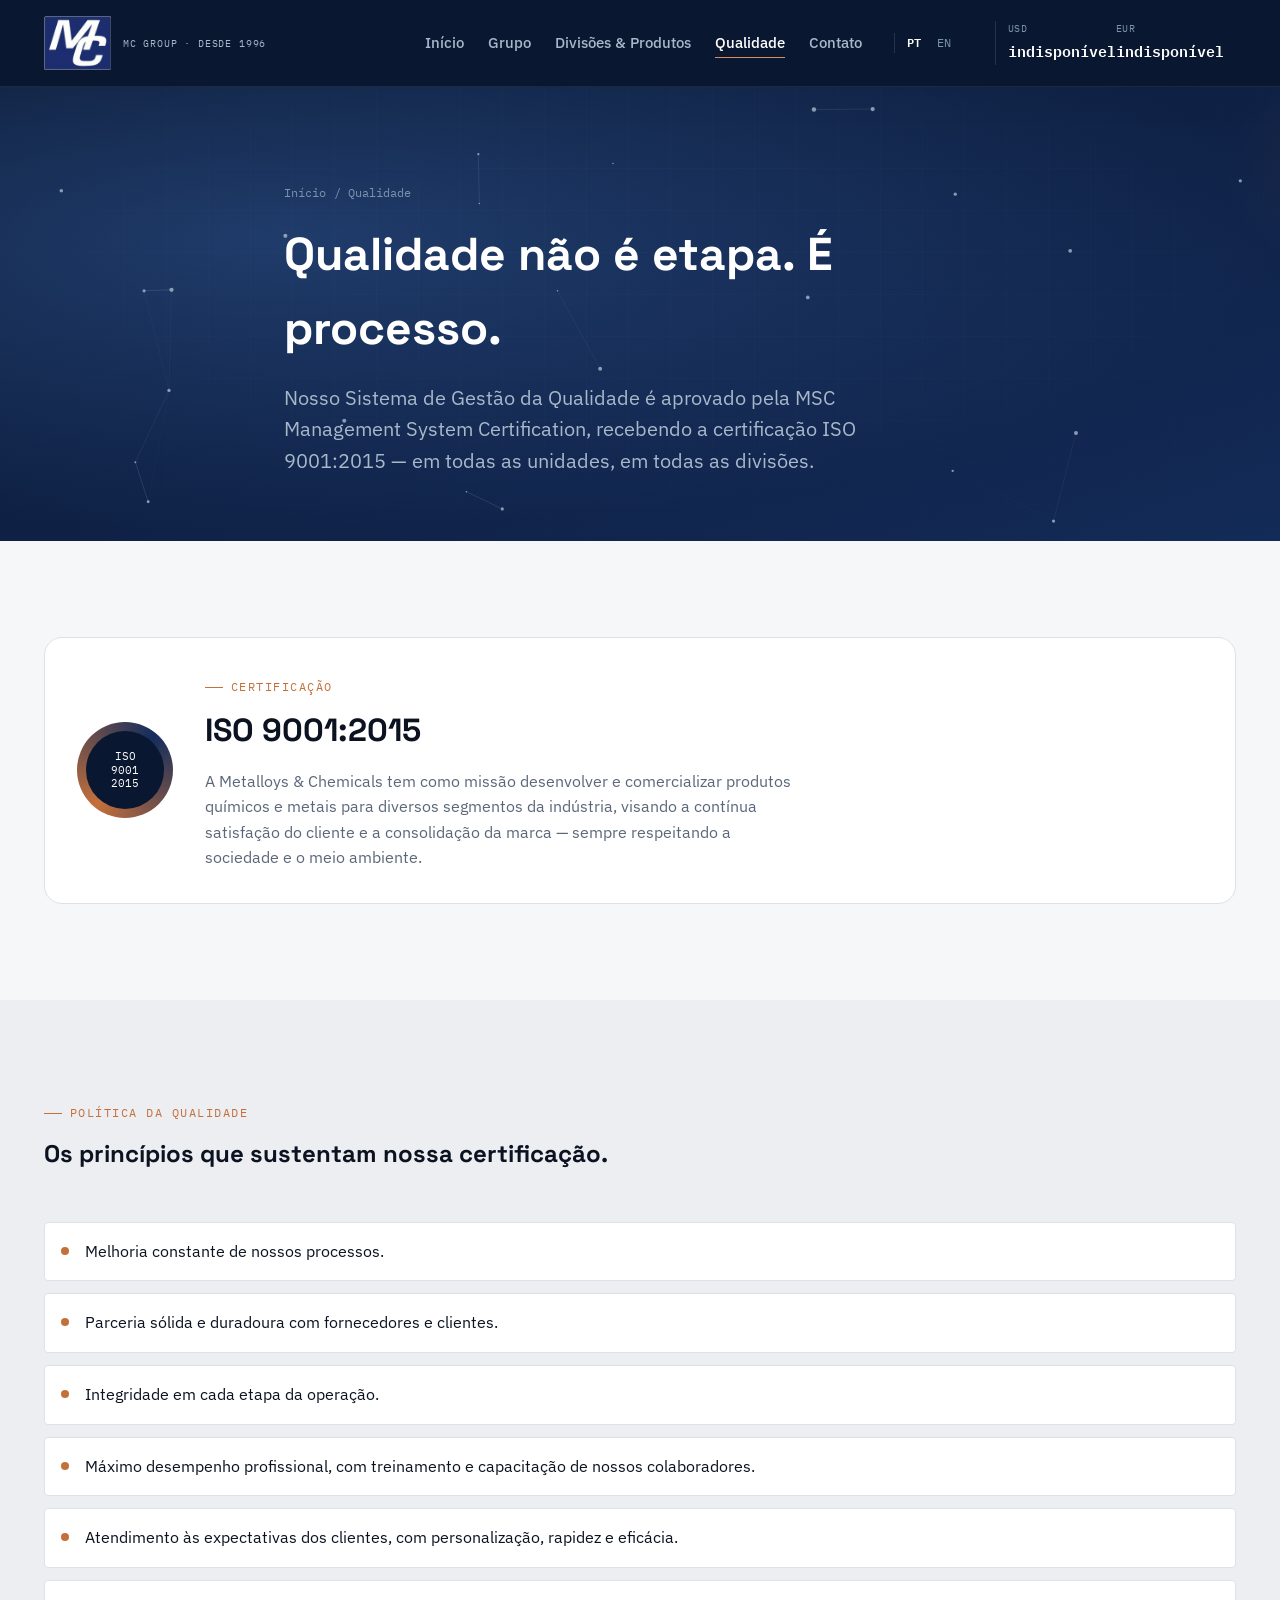
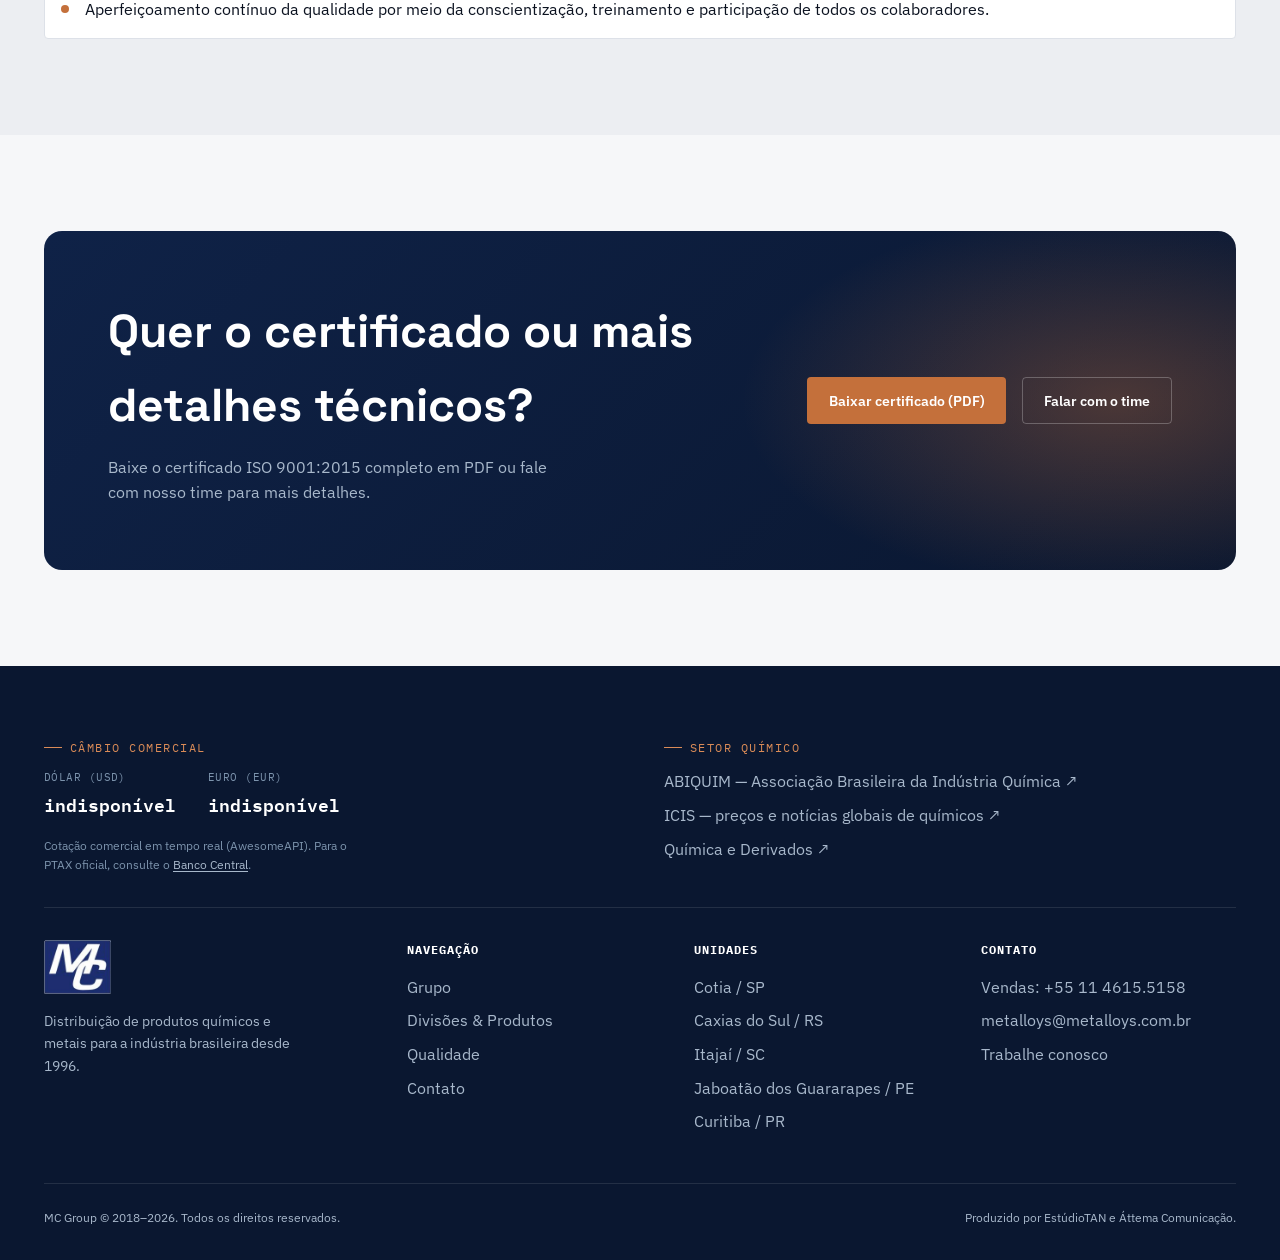
<file: qualidade.html>
<!DOCTYPE html>
<html lang="pt-BR">
<head>
<meta charset="UTF-8">
<meta name="viewport" content="width=device-width, initial-scale=1.0">
<title>Qualidade — Metalloys &amp; Chemicals</title>
<meta name="description" content="Sistema de Gestão da Qualidade da Metalloys &amp; Chemicals, certificado ISO 9001:2015 pela MSC Management System Certification.">
<link rel="preconnect" href="https://fonts.googleapis.com">
<link rel="preconnect" href="https://fonts.gstatic.com" crossorigin>
<link href="https://fonts.googleapis.com/css2?family=IBM+Plex+Mono:wght@400;500&amp;family=IBM+Plex+Sans:wght@400;500;600&amp;family=Space+Grotesk:wght@500;600;700&amp;display=swap" rel="stylesheet">
<link rel="stylesheet" href="assets/css/style.css">
</head>
<body>
<a class="skip-link" href="#main">Pular para o conteúdo</a>

<header class="site-header">
  <div class="container">
    <a class="brand" href="index.html">
      <span class="brand__logo-chip"><img src="assets/img/mc-group-mark.png" alt="Metalloys &amp; Chemicals" class="brand__logo-img" width="156" height="126"></span>
      <span class="brand__tagline">MC Group · desde 1996</span>
    </a>
    <nav class="main-nav" aria-label="Navegação principal">
      <ul class="main-nav__links">
        <li><a href="index.html">Início</a></li>
        <li><a href="grupo.html">Grupo</a></li>
        <li><a href="divisoes-e-produtos.html">Divisões &amp; Produtos</a></li>
        <li><a href="qualidade.html" class="is-active">Qualidade</a></li>
        <li><a href="contato.html">Contato</a></li>
      </ul>
      <div class="nav-lang"><a href="qualidade.html" class="is-active">PT</a>
      <a href="en/qualidade.html">EN</a></div>
      <div class="fx-list nav-fx">
        <div class="fx-item"><span class="fx-item__label">USD</span><span class="fx-item__value" data-fx="USDBRL">—</span></div>
        <div class="fx-item"><span class="fx-item__label">EUR</span><span class="fx-item__value" data-fx="EURBRL">—</span></div>
      </div>
    </nav>
    <button class="nav-toggle" aria-label="Abrir menu" aria-expanded="false"><span></span></button>
  </div>
</header>

<main id="main">

  <section class="page-hero" data-network>
    <div class="hero__field" aria-hidden="true"></div>
    <div class="container page-hero__content">
      <span class="breadcrumb"><a href="index.html">Início</a> / Qualidade</span>
      <h1>Qualidade não é etapa. É processo.</h1>
      <p>Nosso Sistema de Gestão da Qualidade é aprovado pela MSC Management System Certification, recebendo a certificação ISO 9001:2015 — em todas as unidades, em todas as divisões.</p>
    </div>
  </section>

  <section class="section">
    <div class="container">
      <div class="cert-block reveal">
        <div class="cert-badge" aria-hidden="true"><span>ISO<br>9001<br>2015</span></div>
        <div>
          <span class="eyebrow">Certificação</span>
          <h2 style="font-family: var(--font-display); font-size: var(--fs-h2); margin-top: var(--sp-2);">ISO 9001:2015</h2>
          <p style="color: var(--ink-500); margin-top: var(--sp-3); max-width: 60ch;">A Metalloys &amp; Chemicals tem como missão desenvolver e comercializar produtos químicos e metais para diversos segmentos da indústria, visando a contínua satisfação do cliente e a consolidação da marca — sempre respeitando a sociedade e o meio ambiente.</p>
        </div>
      </div>
    </div>
  </section>

  <section class="section section--paper-200">
    <div class="container">
      <div class="section-head reveal">
        <span class="eyebrow">Política da qualidade</span>
        <h2>Os princípios que sustentam nossa certificação.</h2>
      </div>
      <ul class="policy-list reveal">
        <li>Melhoria constante de nossos processos.</li>
        <li>Parceria sólida e duradoura com fornecedores e clientes.</li>
        <li>Integridade em cada etapa da operação.</li>
        <li>Máximo desempenho profissional, com treinamento e capacitação de nossos colaboradores.</li>
        <li>Atendimento às expectativas dos clientes, com personalização, rapidez e eficácia.</li>
        <li>Aperfeiçoamento contínuo da qualidade por meio da conscientização, treinamento e participação de todos os colaboradores.</li>
      </ul>
    </div>
  </section>

  <section class="section">
    <div class="container">
      <div class="cta-band reveal">
        <div>
          <h2>Quer o certificado ou mais detalhes técnicos?</h2>
          <p>Baixe o certificado ISO 9001:2015 completo em PDF ou fale com nosso time para mais detalhes.</p>
        </div>
        <div class="hero__actions">
          <a class="btn btn--copper" href="assets/docs/certificado-iso-9001-2015.pdf" target="_blank" rel="noopener noreferrer">Baixar certificado (PDF)</a>
          <a class="btn btn--ghost-dark" href="contato.html">Falar com o time</a>
        </div>
      </div>
    </div>
  </section>

</main>

<footer class="site-footer">
  <div class="container">
    <div class="footer-market">
      <div class="footer-market__fx">
        <span class="eyebrow">Câmbio comercial</span>
        <div class="fx-list">
          <div class="fx-item"><span class="fx-item__label">Dólar (USD)</span><span class="fx-item__value" data-fx="USDBRL">—</span></div>
          <div class="fx-item"><span class="fx-item__label">Euro (EUR)</span><span class="fx-item__value" data-fx="EURBRL">—</span></div>
        </div>
        <p class="footer-market__note">Cotação comercial em tempo real (AwesomeAPI). Para o PTAX oficial, consulte o <a href="https://www.bcb.gov.br/estabilidadefinanceira/historicocotacoes" target="_blank" rel="noopener noreferrer">Banco Central</a>.</p>
      </div>
                  <div class="footer-market__news">
        <span class="eyebrow">Setor químico</span>
        <ul class="news-links">
          <li><a href="https://www.abiquim.org.br" target="_blank" rel="noopener noreferrer">ABIQUIM — Associação Brasileira da Indústria Química ↗</a></li>
          <li><a href="https://www.icis.com" target="_blank" rel="noopener noreferrer">ICIS — preços e notícias globais de químicos ↗</a></li>
          <li><a href="https://www.quimicaederivados.com.br" target="_blank" rel="noopener noreferrer">Química e Derivados ↗</a></li>
        </ul>
      </div>
    </div>

    <div class="footer-grid">
      <div>
        <a class="brand" href="index.html" style="margin-bottom: 1rem;">
          <span class="brand__logo-chip"><img src="assets/img/mc-group-mark.png" alt="Metalloys &amp; Chemicals" class="brand__logo-img" width="156" height="126"></span>
        </a>
        <p style="max-width: 32ch; font-size: 0.88rem;">Distribuição de produtos químicos e metais para a indústria brasileira desde 1996.</p>
      </div>
      <div>
        <h4>Navegação</h4>
        <ul>
          <li><a href="grupo.html">Grupo</a></li>
          <li><a href="divisoes-e-produtos.html">Divisões &amp; Produtos</a></li>
          <li><a href="qualidade.html">Qualidade</a></li>
          <li><a href="contato.html">Contato</a></li>
        </ul>
      </div>
      <div>
        <h4>Unidades</h4>
        <ul>
          <li>Cotia / SP</li>
          <li>Caxias do Sul / RS</li>
          <li>Itajaí / SC</li>
          <li>Jaboatão dos Guararapes / PE</li>
          <li>Curitiba / PR</li>
        </ul>
      </div>
      <div>
        <h4>Contato</h4>
        <ul>
          <li><a href="tel:+551146155158">Vendas: +55 11 4615.5158</a></li>
          <li><a href="mailto:metalloys@metalloys.com.br">metalloys@metalloys.com.br</a></li>
          <li><a href="contato.html">Trabalhe conosco</a></li>
        </ul>
      </div>
    </div>
    <div class="footer-bottom">
      <span>MC Group © 2018–2026. Todos os direitos reservados.</span>
      <span>Produzido por EstúdioTAN e Áttema Comunicação.</span>
    </div>
  </div>
</footer>

<script src="assets/js/main.js"></script>
</body>
</html>
</file>
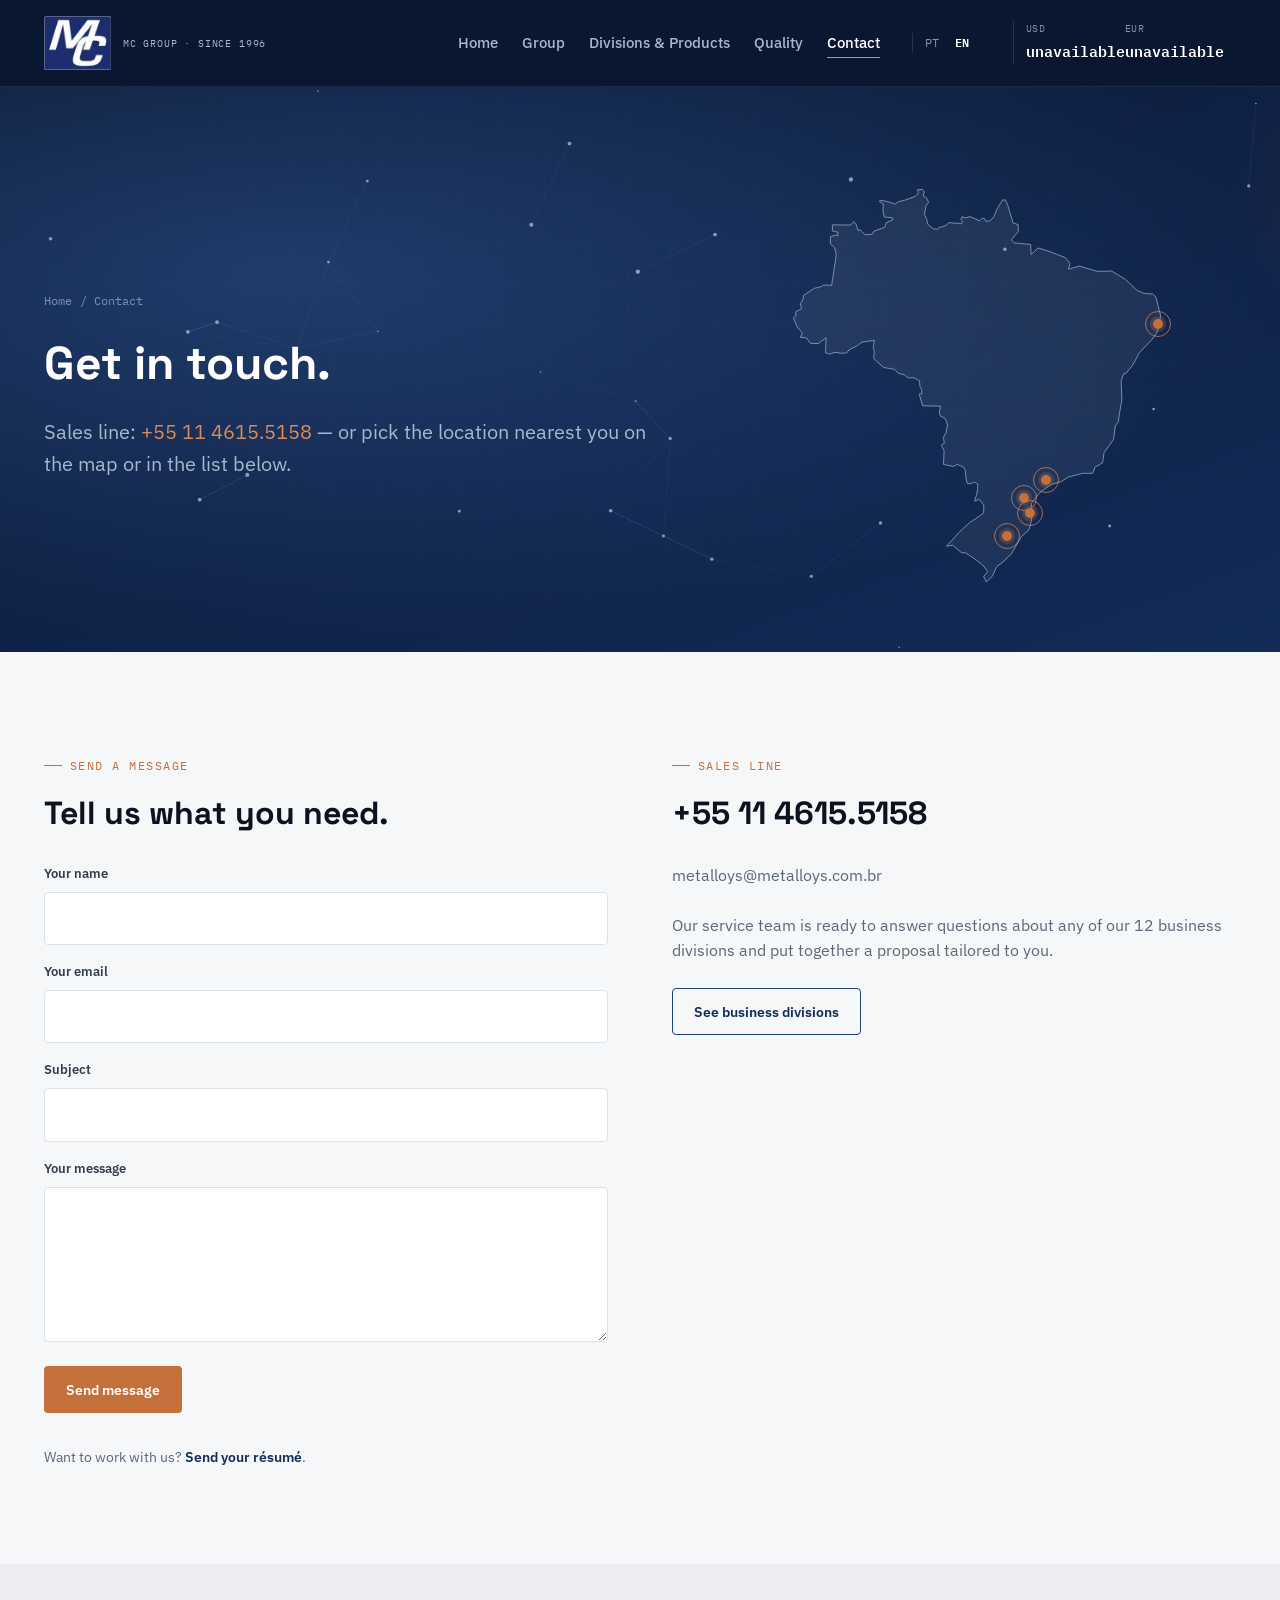
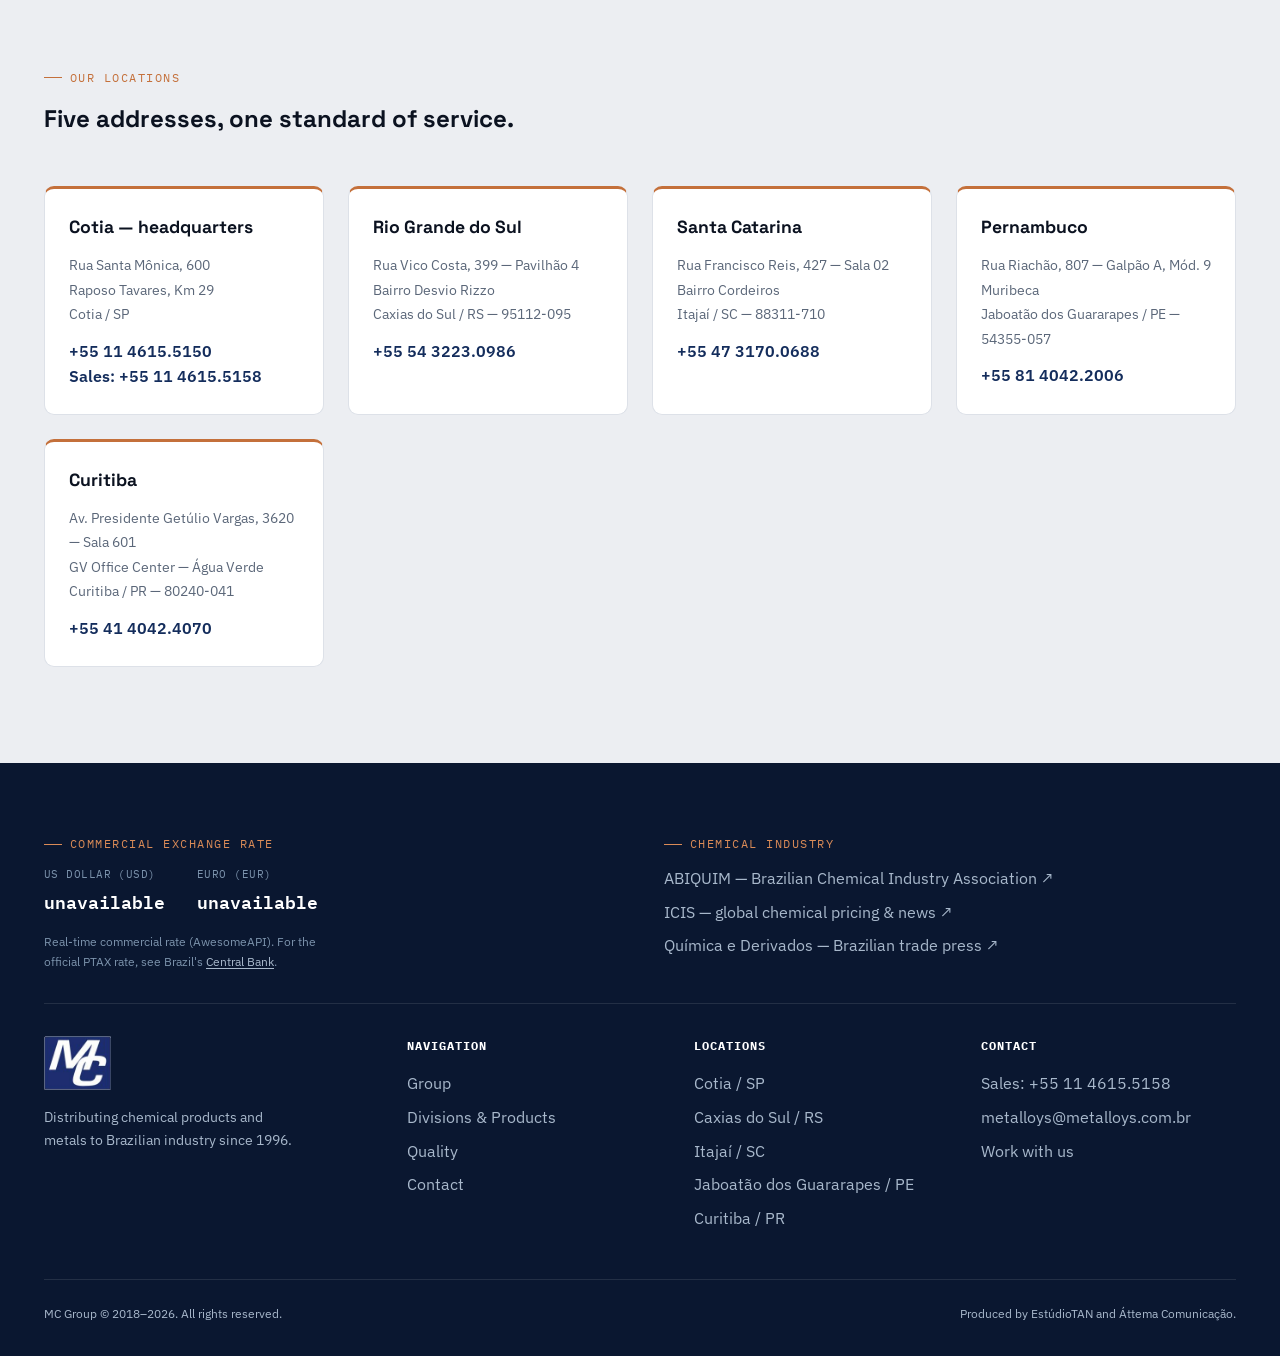
<file: en/contato.html>
<!DOCTYPE html>
<html lang="en">
<head>
<meta charset="UTF-8">
<meta name="viewport" content="width=device-width, initial-scale=1.0">
<title>Contact — Metalloys &amp; Chemicals</title>
<meta name="description" content="Get in touch with Metalloys &amp; Chemicals. Locations in Cotia/SP, Caxias do Sul/RS, Itajaí/SC, Jaboatão dos Guararapes/PE and Curitiba/PR.">
<link rel="preconnect" href="https://fonts.googleapis.com">
<link rel="preconnect" href="https://fonts.gstatic.com" crossorigin>
<link href="https://fonts.googleapis.com/css2?family=IBM+Plex+Mono:wght@400;500&amp;family=IBM+Plex+Sans:wght@400;500;600&amp;family=Space+Grotesk:wght@500;600;700&amp;display=swap" rel="stylesheet">
<link rel="stylesheet" href="../assets/css/style.css">
</head>
<body>
<a class="skip-link" href="#main">Skip to content</a>

<header class="site-header">
  <div class="container">
    <a class="brand" href="index.html">
      <span class="brand__logo-chip"><img src="../assets/img/mc-group-mark.png" alt="Metalloys &amp; Chemicals" class="brand__logo-img" width="156" height="126"></span>
      <span class="brand__tagline">MC Group · since 1996</span>
    </a>
    <nav class="main-nav" aria-label="Main navigation">
      <ul class="main-nav__links">
        <li><a href="index.html">Home</a></li>
        <li><a href="grupo.html">Group</a></li>
        <li><a href="divisoes-e-produtos.html">Divisions &amp; Products</a></li>
        <li><a href="qualidade.html">Quality</a></li>
        <li><a href="contato.html" class="is-active">Contact</a></li>
      </ul>
      <div class="nav-lang"><a href="../contato.html">PT</a>
      <a href="contato.html" class="is-active">EN</a></div>
      <div class="fx-list nav-fx">
        <div class="fx-item"><span class="fx-item__label">USD</span><span class="fx-item__value" data-fx="USDBRL">—</span></div>
        <div class="fx-item"><span class="fx-item__label">EUR</span><span class="fx-item__value" data-fx="EURBRL">—</span></div>
      </div>
    </nav>
    <button class="nav-toggle" aria-label="Open menu" aria-expanded="false"><span></span></button>
  </div>
</header>

<main id="main">

  <section class="page-hero page-hero--contact" data-network>
    <div class="hero__field" aria-hidden="true"></div>
    <div class="container page-hero__grid">
      <div class="page-hero__content">
        <span class="breadcrumb"><a href="index.html">Home</a> / Contact</span>
        <h1>Get in touch.</h1>
        <p>Sales line: <a href="tel:+551146155158" style="color: var(--copper-400);">+55 11 4615.5158</a> — or pick the location nearest you on the map or in the list below.</p>
      </div>
      <div class="br-map">
        <svg viewBox="0 0 600 640" class="br-map__svg" aria-hidden="true">
          <path class="br-map__outline" d="M251.7,573.5 L271.5,551.9 L288.1,536.5 L298.0,530.0 L310.5,521.2 L310.8,508.5 L303.4,499.4 L296.1,502.4 L299.0,493.2 L301.0,483.8 L301.0,475.1 L295.7,472.2 L290.1,474.8 L284.6,474.1 L282.9,468.0 L281.5,453.4 L278.7,448.6 L268.8,444.3 L262.7,447.5 L247.1,444.4 L248.1,422.8 L243.7,414.0 L248.4,410.7 L246.9,401.7 L251.0,394.7 L253.6,382.2 L250.1,372.3 L242.1,367.8 L240.5,361.6 L242.6,352.4 L214.3,351.7 L208.6,333.2 L212.9,333.0 L212.7,326.1 L209.9,321.5 L209.2,312.3 L200.6,307.6 L191.3,307.7 L185.2,303.1 L175.2,300.0 L169.4,294.0 L152.9,291.4 L136.8,277.2 L138.0,266.5 L136.2,260.4 L137.8,248.5 L118.4,251.2 L110.7,257.1 L97.7,263.6 L94.4,268.4 L86.8,268.7 L75.9,267.4 L67.5,270.1 L60.8,268.3 L61.8,244.2 L49.7,253.5 L36.6,253.1 L31.0,244.6 L21.2,243.7 L24.4,236.9 L16.1,227.2 L10,212.9 L13.9,210.0 L13.9,203.3 L22.8,198.7 L21.3,190.1 L25.1,184.6 L26.2,177.2 L43.1,166.4 L55.2,163.3 L57.2,160.9 L70.5,161.7 L77.1,118.1 L77.5,111.2 L75.2,102.1 L68.6,96.3 L68.7,84.7 L77.0,82.1 L80.0,83.8 L80.5,77.7 L71.8,76.0 L71.6,66.1 L100.4,66.4 L105.3,61.0 L109.4,66.0 L112.3,75.4 L115.1,73.4 L123.2,81.8 L134.7,80.8 L137.5,75.9 L148.5,72.2 L154.6,69.6 L156.3,62.9 L166.9,58.4 L166.1,55.0 L153.6,53.7 L151.5,43.7 L152.1,33.0 L145.5,28.9 L148.3,27.4 L159.2,29.5 L171.0,33.4 L175.2,29.7 L185.8,27.2 L202.4,21.3 L207.8,15.2 L205.8,10.7 L213.5,10 L216.9,13.7 L215.0,20.6 L220.1,23.0 L223.5,30.4 L219.4,36.0 L217.0,49.6 L220.8,57.6 L221.9,64.9 L231.0,72.4 L238.2,73.2 L239.9,70.1 L244.5,69.4 L251.2,66.6 L256.0,62.4 L264.2,63.7 L267.8,63.2 L275.8,64.5 L277.1,61.2 L274.7,58.1 L276.1,53.5 L282.1,54.9 L289.1,53.2 L297.5,56.6 L304.0,59.9 L308.6,55.6 L311.9,56.2 L313.9,60.7 L321.0,59.6 L326.6,53.5 L331.2,41.8 L339.9,27.3 L344.9,26.5 L348.6,35.3 L356.9,63.1 L364.8,65.7 L365.2,76.7 L354.1,89.8 L358.7,94.6 L384.8,97.1 L385.3,113.0 L396.5,102.6 L415.1,108.3 L439.7,118.0 L446.9,127.3 L444.4,136.1 L461.6,131.2 L490.4,139.6 L512.5,139.0 L534.3,152.2 L553.2,170.0 L564.5,174.5 L577.2,175.2 L582.5,180.2 L587.5,200.4 L590,210.0 L584.1,236.3 L576.6,246.7 L555.8,268.8 L546.4,286.8 L535.4,300.6 L531.7,300.9 L527.6,312.6 L528.7,342.3 L524.5,366.8 L523.0,377.3 L518.3,383.6 L515.7,404.8 L500.7,425.6 L498.2,442.0 L486.2,448.9 L482.8,458.4 L466.7,458.4 L443.5,464.5 L433.1,471.5 L416.5,476.2 L399.1,488.8 L386.6,504.6 L384.5,516.5 L386.9,525.2 L384.2,541.3 L380.8,549.0 L370.5,557.8 L354.1,585.8 L341.1,598.4 L331.1,605.8 L324.3,620.9 L314.6,630 L310.5,621.0 L317.0,613.5 L308.4,602.6 L296.8,593.9 L281.6,583.7 L276.1,584.1 L261.3,571.9 L251.7,573.5 Z" />
        </svg>
        <div class="br-map__pins">
          <button class="br-map__pin" type="button" style="left: 68.32%; top: 73.20%;">
            <span class="br-map__dot"></span>
            <span class="br-map__label"><strong>Cotia — HQ</strong><br>+55 11 4615.5150</span>
          </button>
          <button class="br-map__pin" type="button" style="left: 62.52%; top: 77.73%;">
            <span class="br-map__dot"></span>
            <span class="br-map__label"><strong>Curitiba — PR</strong><br>+55 41 4042.4070</span>
          </button>
          <button class="br-map__pin" type="button" style="left: 64.03%; top: 81.41%;">
            <span class="br-map__dot"></span>
            <span class="br-map__label"><strong>Itajaí — SC</strong><br>+55 47 3170.0688</span>
          </button>
          <button class="br-map__pin" type="button" style="left: 57.83%; top: 87.00%;">
            <span class="br-map__dot"></span>
            <span class="br-map__label"><strong>Caxias do Sul — RS</strong><br>+55 54 3223.0986</span>
          </button>
          <button class="br-map__pin br-map__pin--right" type="button" style="left: 97.62%; top: 34.73%;">
            <span class="br-map__dot"></span>
            <span class="br-map__label"><strong>Jaboatão dos Guararapes — PE</strong><br>+55 81 4042.2006</span>
          </button>
        </div>
      </div>
    </div>
  </section>

  <section class="section">
    <div class="container contact-grid">
      <div class="reveal">
        <span class="eyebrow">Send a message</span>
        <h2 style="font-family: var(--font-display); font-size: var(--fs-h2); margin-top: var(--sp-3); margin-bottom: var(--sp-6);">Tell us what you need.</h2>
        <form data-contact-form data-success-message="Message ready to send — connect this form to an email service (e.g. Formspree) to receive submissions.">
          <div class="form-field">
            <label for="name">Your name</label>
            <input id="name" name="name" type="text" required autocomplete="name">
          </div>
          <div class="form-field">
            <label for="email">Your email</label>
            <input id="email" name="email" type="email" required autocomplete="email">
          </div>
          <div class="form-field">
            <label for="subject">Subject</label>
            <input id="subject" name="subject" type="text">
          </div>
          <div class="form-field">
            <label for="message">Your message</label>
            <textarea id="message" name="message" rows="5" required></textarea>
          </div>
          <button class="btn btn--copper" type="submit">Send message</button>
          <p class="form-note"></p>
        </form>
        <p style="margin-top: var(--sp-8); font-size: 0.9rem; color: var(--ink-500);">Want to work with us? <a href="mailto:metalloys@metalloys.com.br?subject=Careers" style="color: var(--navy-700); font-weight: 600;">Send your résumé</a>.</p>
      </div>

      <div class="reveal">
        <span class="eyebrow">Sales line</span>
        <h2 style="font-family: var(--font-display); font-size: var(--fs-h2); margin-top: var(--sp-3); margin-bottom: var(--sp-6);">+55 11 4615.5158</h2>
        <p style="color: var(--ink-500);">metalloys@metalloys.com.br</p>
        <p style="color: var(--ink-500); margin-top: var(--sp-6);">Our service team is ready to answer questions about any of our 12 business divisions and put together a proposal tailored to you.</p>
        <a class="btn btn--ghost-light" style="margin-top: var(--sp-6);" href="divisoes-e-produtos.html">See business divisions</a>
      </div>
    </div>
  </section>

  <section class="section section--paper-200" id="locations">
    <div class="container">
      <div class="section-head reveal">
        <span class="eyebrow">Our locations</span>
        <h2>Five addresses, one standard of service.</h2>
      </div>
      <div class="offices-grid reveal">
        <div class="office-card">
          <h3>Cotia — headquarters</h3>
          <address>
            Rua Santa Mônica, 600<br>
            Raposo Tavares, Km 29<br>
            Cotia / SP
          </address>
          <p style="margin-top: var(--sp-3);"><a href="tel:+551146155150">+55 11 4615.5150</a><br><a href="tel:+551146155158">Sales: +55 11 4615.5158</a></p>
        </div>
        <div class="office-card">
          <h3>Rio Grande do Sul</h3>
          <address>
            Rua Vico Costa, 399 — Pavilhão 4<br>
            Bairro Desvio Rizzo<br>
            Caxias do Sul / RS — 95112-095
          </address>
          <p style="margin-top: var(--sp-3);"><a href="tel:+555432230986">+55 54 3223.0986</a></p>
        </div>
        <div class="office-card">
          <h3>Santa Catarina</h3>
          <address>
            Rua Francisco Reis, 427 — Sala 02<br>
            Bairro Cordeiros<br>
            Itajaí / SC — 88311-710
          </address>
          <p style="margin-top: var(--sp-3);"><a href="tel:+554731700688">+55 47 3170.0688</a></p>
        </div>
        <div class="office-card">
          <h3>Pernambuco</h3>
          <address>
            Rua Riachão, 807 — Galpão A, Mód. 9<br>
            Muribeca<br>
            Jaboatão dos Guararapes / PE — 54355-057
          </address>
          <p style="margin-top: var(--sp-3);"><a href="tel:+558140422006">+55 81 4042.2006</a></p>
        </div>
        <div class="office-card">
          <h3>Curitiba</h3>
          <address>
            Av. Presidente Getúlio Vargas, 3620 — Sala 601<br>
            GV Office Center — Água Verde<br>
            Curitiba / PR — 80240-041
          </address>
          <p style="margin-top: var(--sp-3);"><a href="tel:+554140424070">+55 41 4042.4070</a></p>
        </div>
      </div>
    </div>
  </section>

</main>

<footer class="site-footer">
  <div class="container">
    <div class="footer-market">
      <div class="footer-market__fx">
        <span class="eyebrow">Commercial exchange rate</span>
        <div class="fx-list">
          <div class="fx-item"><span class="fx-item__label">US Dollar (USD)</span><span class="fx-item__value" data-fx="USDBRL">—</span></div>
          <div class="fx-item"><span class="fx-item__label">Euro (EUR)</span><span class="fx-item__value" data-fx="EURBRL">—</span></div>
        </div>
        <p class="footer-market__note">Real-time commercial rate (AwesomeAPI). For the official PTAX rate, see Brazil's <a href="https://www.bcb.gov.br/estabilidadefinanceira/historicocotacoes" target="_blank" rel="noopener noreferrer">Central Bank</a>.</p>
      </div>
                  <div class="footer-market__news">
        <span class="eyebrow">Chemical industry</span>
        <ul class="news-links">
          <li><a href="https://www.abiquim.org.br" target="_blank" rel="noopener noreferrer">ABIQUIM — Brazilian Chemical Industry Association ↗</a></li>
          <li><a href="https://www.icis.com" target="_blank" rel="noopener noreferrer">ICIS — global chemical pricing &amp; news ↗</a></li>
          <li><a href="https://www.quimicaederivados.com.br" target="_blank" rel="noopener noreferrer">Química e Derivados — Brazilian trade press ↗</a></li>
        </ul>
      </div>
    </div>

    <div class="footer-grid">
      <div>
        <a class="brand" href="index.html" style="margin-bottom: 1rem;">
          <span class="brand__logo-chip"><img src="../assets/img/mc-group-mark.png" alt="Metalloys &amp; Chemicals" class="brand__logo-img" width="156" height="126"></span>
        </a>
        <p style="max-width: 32ch; font-size: 0.88rem;">Distributing chemical products and metals to Brazilian industry since 1996.</p>
      </div>
      <div>
        <h4>Navigation</h4>
        <ul>
          <li><a href="grupo.html">Group</a></li>
          <li><a href="divisoes-e-produtos.html">Divisions &amp; Products</a></li>
          <li><a href="qualidade.html">Quality</a></li>
          <li><a href="contato.html">Contact</a></li>
        </ul>
      </div>
      <div>
        <h4>Locations</h4>
        <ul>
          <li>Cotia / SP</li>
          <li>Caxias do Sul / RS</li>
          <li>Itajaí / SC</li>
          <li>Jaboatão dos Guararapes / PE</li>
          <li>Curitiba / PR</li>
        </ul>
      </div>
      <div>
        <h4>Contact</h4>
        <ul>
          <li><a href="tel:+551146155158">Sales: +55 11 4615.5158</a></li>
          <li><a href="mailto:metalloys@metalloys.com.br">metalloys@metalloys.com.br</a></li>
          <li><a href="contato.html">Work with us</a></li>
        </ul>
      </div>
    </div>
    <div class="footer-bottom">
      <span>MC Group © 2018–2026. All rights reserved.</span>
      <span>Produced by EstúdioTAN and Áttema Comunicação.</span>
    </div>
  </div>
</footer>

<script src="../assets/js/main.js"></script>
</body>
</html>
</file>
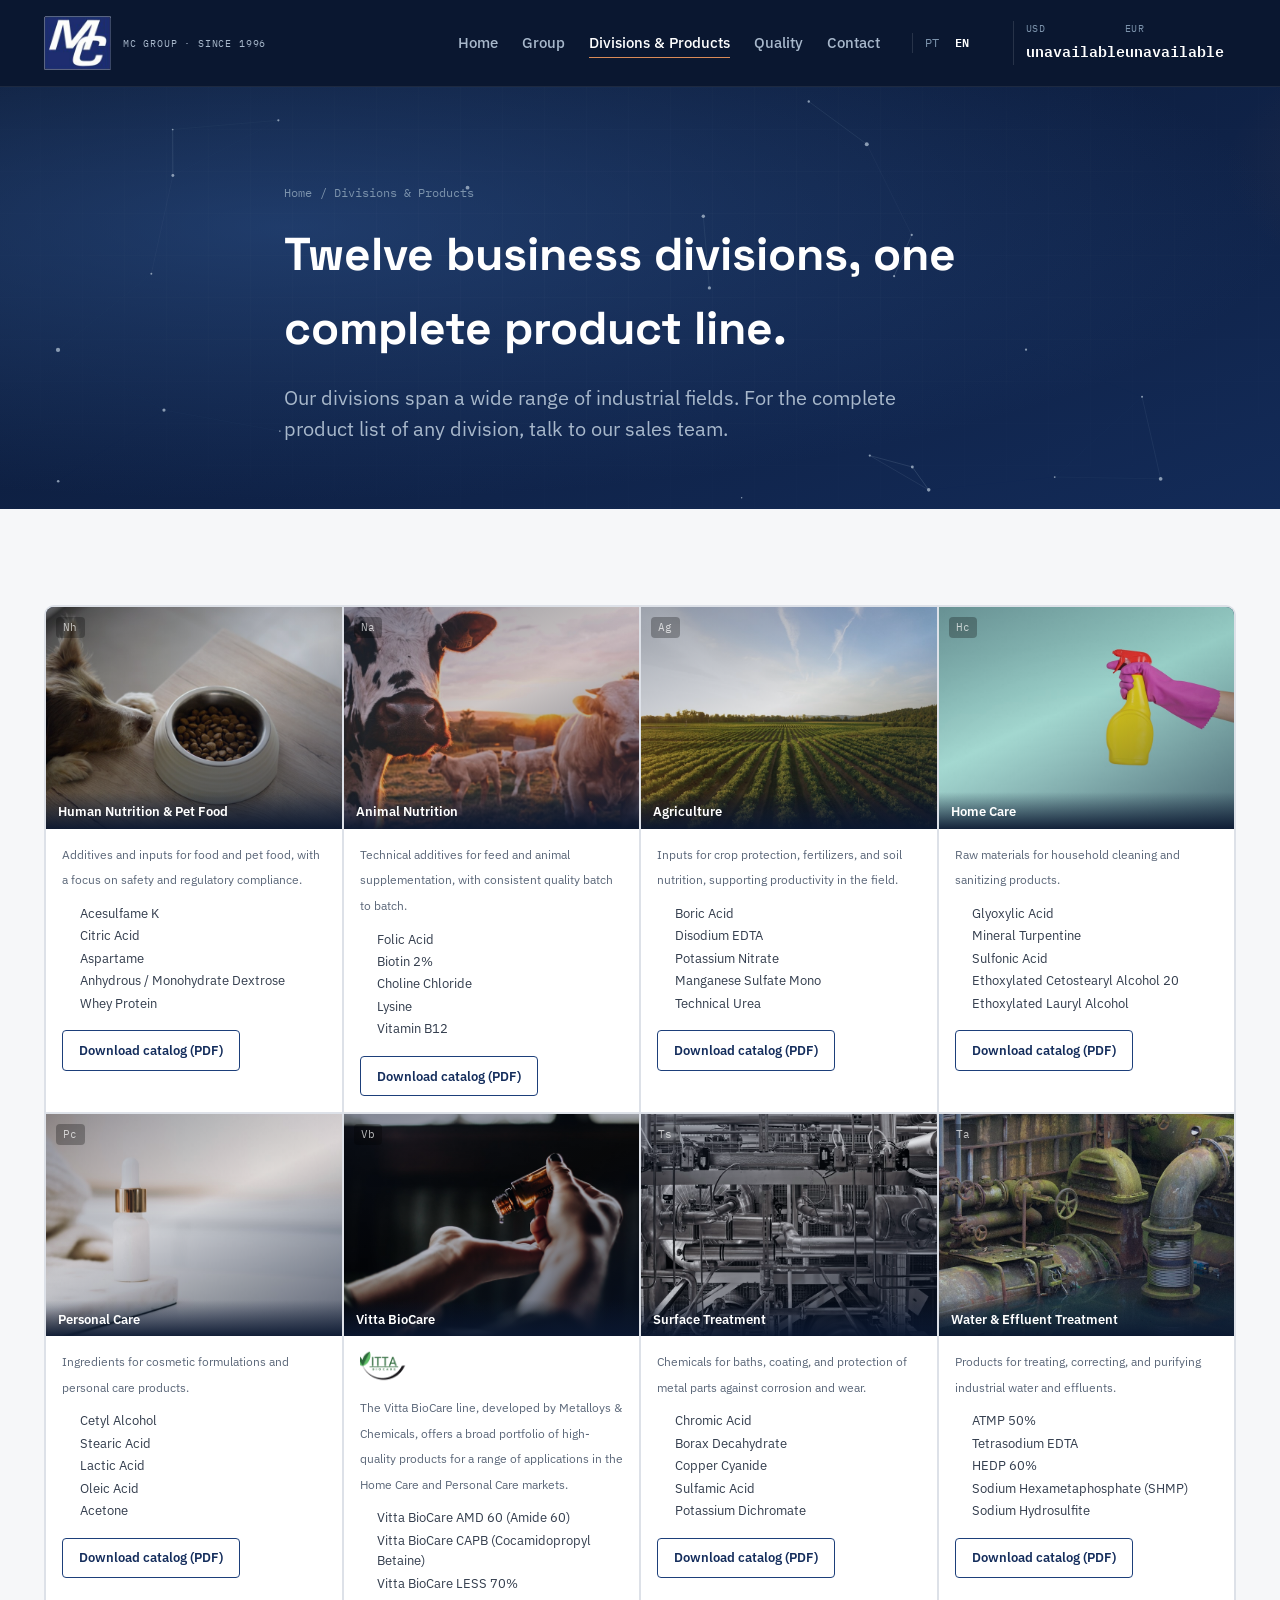
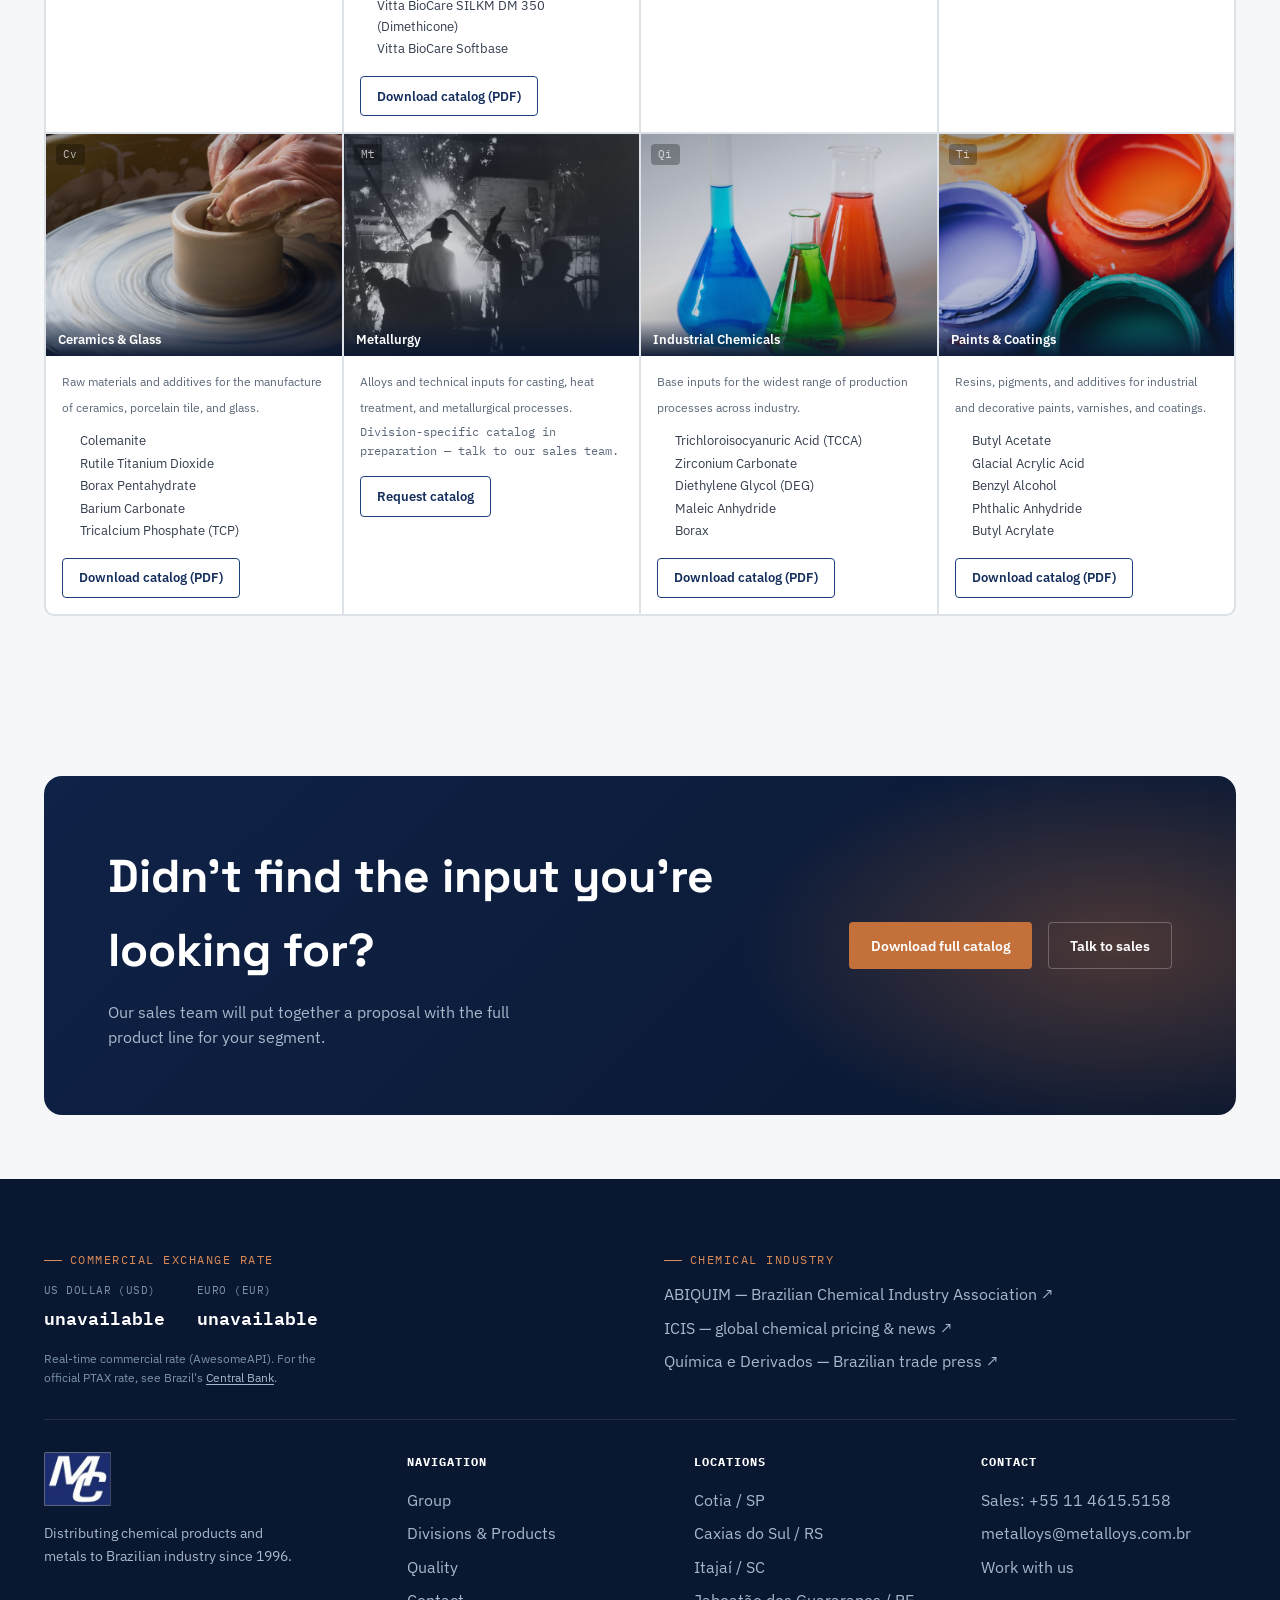
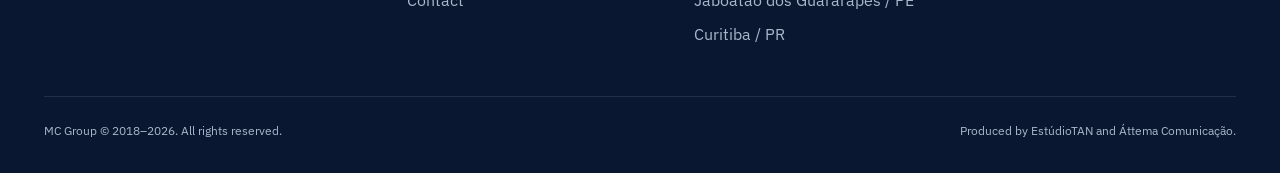
<file: en/divisoes-e-produtos.html>
<!DOCTYPE html>
<html lang="en">
<head>
<meta charset="UTF-8">
<meta name="viewport" content="width=device-width, initial-scale=1.0">
<title>Divisions &amp; Products — Metalloys &amp; Chemicals</title>
<meta name="description" content="Explore the 12 business divisions of Metalloys &amp; Chemicals: human and animal nutrition, agriculture, surface treatment, paints, industrial chemicals and more.">
<link rel="preconnect" href="https://fonts.googleapis.com">
<link rel="preconnect" href="https://fonts.gstatic.com" crossorigin>
<link href="https://fonts.googleapis.com/css2?family=IBM+Plex+Mono:wght@400;500&amp;family=IBM+Plex+Sans:wght@400;500;600&amp;family=Space+Grotesk:wght@500;600;700&amp;display=swap" rel="stylesheet">
<link rel="stylesheet" href="../assets/css/style.css">
</head>
<body>
<a class="skip-link" href="#main">Skip to content</a>

<header class="site-header">
  <div class="container">
    <a class="brand" href="index.html">
      <span class="brand__logo-chip"><img src="../assets/img/mc-group-mark.png" alt="Metalloys &amp; Chemicals" class="brand__logo-img" width="156" height="126"></span>
      <span class="brand__tagline">MC Group · since 1996</span>
    </a>
    <nav class="main-nav" aria-label="Main navigation">
      <ul class="main-nav__links">
        <li><a href="index.html">Home</a></li>
        <li><a href="grupo.html">Group</a></li>
        <li><a href="divisoes-e-produtos.html" class="is-active">Divisions &amp; Products</a></li>
        <li><a href="qualidade.html">Quality</a></li>
        <li><a href="contato.html">Contact</a></li>
      </ul>
      <div class="nav-lang"><a href="../divisoes-e-produtos.html">PT</a>
      <a href="divisoes-e-produtos.html" class="is-active">EN</a></div>
      <div class="fx-list nav-fx">
        <div class="fx-item"><span class="fx-item__label">USD</span><span class="fx-item__value" data-fx="USDBRL">—</span></div>
        <div class="fx-item"><span class="fx-item__label">EUR</span><span class="fx-item__value" data-fx="EURBRL">—</span></div>
      </div>
    </nav>
    <button class="nav-toggle" aria-label="Open menu" aria-expanded="false"><span></span></button>
  </div>
</header>

<main id="main">

  <section class="page-hero" data-network>
    <div class="hero__field" aria-hidden="true"></div>
    <div class="container page-hero__content">
      <span class="breadcrumb"><a href="index.html">Home</a> / Divisions &amp; Products</span>
      <h1>Twelve business divisions, one complete product line.</h1>
      <p>Our divisions span a wide range of industrial fields. For the complete product list of any division, talk to our sales team.</p>
    </div>
  </section>

  <section class="section">
    <div class="container">
      <div class="elements-grid elements-grid--catalog">
<div class="element" id="human-nutrition">
          <div class="element__media">
            <img class="element__photo" src="../assets/img/divisions/nh.jpg" alt="" loading="lazy">
            <span class="element__code-tag">Nh</span>
            <span class="element__overlay-name">Human Nutrition &amp; Pet Food</span>
          </div>
          <div class="element__body">
            <span class="element__desc">Additives and inputs for food and pet food, with a focus on safety and regulatory compliance.</span>
            <ul class="element__sample">
              <li>Acesulfame K</li>
              <li>Citric Acid</li>
              <li>Aspartame</li>
              <li>Anhydrous / Monohydrate Dextrose</li>
              <li>Whey Protein</li>
            </ul>
            <a class="btn btn--ghost-light element__download" href="../assets/docs/catalogo-nutricao-humana-pet-food.pdf" target="_blank" rel="noopener noreferrer">Download catalog (PDF)</a>
          </div>
        </div>

        <div class="element" id="animal-nutrition">
          <div class="element__media">
            <img class="element__photo" src="../assets/img/divisions/na.jpg" alt="" loading="lazy">
            <span class="element__code-tag">Na</span>
            <span class="element__overlay-name">Animal Nutrition</span>
          </div>
          <div class="element__body">
            <span class="element__desc">Technical additives for feed and animal supplementation, with consistent quality batch to batch.</span>
            <ul class="element__sample">
              <li>Folic Acid</li>
              <li>Biotin 2%</li>
              <li>Choline Chloride</li>
              <li>Lysine</li>
              <li>Vitamin B12</li>
            </ul>
            <a class="btn btn--ghost-light element__download" href="../assets/docs/catalogo-nutricao-animal-agricultura.pdf" target="_blank" rel="noopener noreferrer">Download catalog (PDF)</a>
          </div>
        </div>

        <div class="element" id="agriculture">
          <div class="element__media">
            <img class="element__photo" src="../assets/img/divisions/ag.jpg" alt="" loading="lazy">
            <span class="element__code-tag">Ag</span>
            <span class="element__overlay-name">Agriculture</span>
          </div>
          <div class="element__body">
            <span class="element__desc">Inputs for crop protection, fertilizers, and soil nutrition, supporting productivity in the field.</span>
            <ul class="element__sample">
              <li>Boric Acid</li>
              <li>Disodium EDTA</li>
              <li>Potassium Nitrate</li>
              <li>Manganese Sulfate Mono</li>
              <li>Technical Urea</li>
            </ul>
            <a class="btn btn--ghost-light element__download" href="../assets/docs/catalogo-nutricao-animal-agricultura.pdf" target="_blank" rel="noopener noreferrer">Download catalog (PDF)</a>
          </div>
        </div>

        <div class="element" id="home-care">
          <div class="element__media">
            <img class="element__photo" src="../assets/img/divisions/hc.jpg" alt="" loading="lazy">
            <span class="element__code-tag">Hc</span>
            <span class="element__overlay-name">Home Care</span>
          </div>
          <div class="element__body">
            <span class="element__desc">Raw materials for household cleaning and sanitizing products.</span>
            <ul class="element__sample">
              <li>Glyoxylic Acid</li>
              <li>Mineral Turpentine</li>
              <li>Sulfonic Acid</li>
              <li>Ethoxylated Cetostearyl Alcohol 20</li>
              <li>Ethoxylated Lauryl Alcohol</li>
            </ul>
            <a class="btn btn--ghost-light element__download" href="../assets/docs/catalogo-home-care.pdf" target="_blank" rel="noopener noreferrer">Download catalog (PDF)</a>
          </div>
        </div>

        <div class="element" id="personal-care">
          <div class="element__media">
            <img class="element__photo" src="../assets/img/divisions/pc.jpg" alt="" loading="lazy">
            <span class="element__code-tag">Pc</span>
            <span class="element__overlay-name">Personal Care</span>
          </div>
          <div class="element__body">
            <span class="element__desc">Ingredients for cosmetic formulations and personal care products.</span>
            <ul class="element__sample">
              <li>Cetyl Alcohol</li>
              <li>Stearic Acid</li>
              <li>Lactic Acid</li>
              <li>Oleic Acid</li>
              <li>Acetone</li>
            </ul>
            <a class="btn btn--ghost-light element__download" href="../assets/docs/catalogo-personal-care.pdf" target="_blank" rel="noopener noreferrer">Download catalog (PDF)</a>
          </div>
        </div>

        <div class="element" id="vitta-biocare">
          <div class="element__media">
            <img class="element__photo" src="../assets/img/divisions/vb.jpg" alt="" loading="lazy">
            <span class="element__code-tag">Vb</span>
            <span class="element__overlay-name">Vitta BioCare</span>
          </div>
          <div class="element__body">
            <img src="../assets/img/vitta-biocare-logo.png" alt="Vitta BioCare" style="height: 34px; width: auto; margin-bottom: var(--sp-3);">
            <span class="element__desc">The Vitta BioCare line, developed by Metalloys &amp; Chemicals, offers a broad portfolio of high-quality products for a range of applications in the Home Care and Personal Care markets.</span>
            <ul class="element__sample">
              <li>Vitta BioCare AMD 60 (Amide 60)</li>
              <li>Vitta BioCare CAPB (Cocamidopropyl Betaine)</li>
              <li>Vitta BioCare LESS 70%</li>
              <li>Vitta BioCare SILKM DM 350 (Dimethicone)</li>
              <li>Vitta BioCare Softbase</li>
            </ul>
            <a class="btn btn--ghost-light element__download" href="../assets/docs/catalogo-vitta-biocare.pdf" target="_blank" rel="noopener noreferrer">Download catalog (PDF)</a>
          </div>
        </div>

        <div class="element" id="surface-treatment">
          <div class="element__media">
            <img class="element__photo" src="../assets/img/divisions/ts.jpg" alt="" loading="lazy">
            <span class="element__code-tag">Ts</span>
            <span class="element__overlay-name">Surface Treatment</span>
          </div>
          <div class="element__body">
            <span class="element__desc">Chemicals for baths, coating, and protection of metal parts against corrosion and wear.</span>
            <ul class="element__sample">
              <li>Chromic Acid</li>
              <li>Borax Decahydrate</li>
              <li>Copper Cyanide</li>
              <li>Sulfamic Acid</li>
              <li>Potassium Dichromate</li>
            </ul>
            <a class="btn btn--ghost-light element__download" href="../assets/docs/catalogo-quimica-industrial.pdf" target="_blank" rel="noopener noreferrer">Download catalog (PDF)</a>
          </div>
        </div>

        <div class="element" id="water-treatment">
          <div class="element__media">
            <img class="element__photo" src="../assets/img/divisions/ta.jpg" alt="" loading="lazy">
            <span class="element__code-tag">Ta</span>
            <span class="element__overlay-name">Water &amp; Effluent Treatment</span>
          </div>
          <div class="element__body">
            <span class="element__desc">Products for treating, correcting, and purifying industrial water and effluents.</span>
            <ul class="element__sample">
              <li>ATMP 50%</li>
              <li>Tetrasodium EDTA</li>
              <li>HEDP 60%</li>
              <li>Sodium Hexametaphosphate (SHMP)</li>
              <li>Sodium Hydrosulfite</li>
            </ul>
            <a class="btn btn--ghost-light element__download" href="../assets/docs/catalogo-quimica-industrial.pdf" target="_blank" rel="noopener noreferrer">Download catalog (PDF)</a>
          </div>
        </div>

<div class="element" id="ceramics-glass">
          <div class="element__media">
            <img class="element__photo" src="../assets/img/divisions/cv.jpg" alt="" loading="lazy">
            <span class="element__code-tag">Cv</span>
            <span class="element__overlay-name">Ceramics &amp; Glass</span>
          </div>
          <div class="element__body">
            <span class="element__desc">Raw materials and additives for the manufacture of ceramics, porcelain tile, and glass.</span>
            <ul class="element__sample">
              <li>Colemanite</li>
              <li>Rutile Titanium Dioxide</li>
              <li>Borax Pentahydrate</li>
              <li>Barium Carbonate</li>
              <li>Tricalcium Phosphate (TCP)</li>
            </ul>
            <a class="btn btn--ghost-light element__download" href="../assets/docs/catalogo-quimica-industrial.pdf" target="_blank" rel="noopener noreferrer">Download catalog (PDF)</a>
          </div>
        </div>

        <div class="element" id="metallurgy">
          <div class="element__media">
            <img class="element__photo" src="../assets/img/divisions/mt.jpg" alt="" loading="lazy">
            <span class="element__code-tag">Mt</span>
            <span class="element__overlay-name">Metallurgy</span>
          </div>
          <div class="element__body">
            <span class="element__desc">Alloys and technical inputs for casting, heat treatment, and metallurgical processes.</span>
            <p class="element__sample-more">Division-specific catalog in preparation — talk to our sales team.</p>
            <a class="btn btn--ghost-light element__download" href="contato.html">Request catalog</a>
          </div>
        </div>

        <div class="element" id="industrial-chemicals">
          <div class="element__media">
            <img class="element__photo" src="../assets/img/divisions/qi.jpg" alt="" loading="lazy">
            <span class="element__code-tag">Qi</span>
            <span class="element__overlay-name">Industrial Chemicals</span>
          </div>
          <div class="element__body">
            <span class="element__desc">Base inputs for the widest range of production processes across industry.</span>
            <ul class="element__sample">
              <li>Trichloroisocyanuric Acid (TCCA)</li>
              <li>Zirconium Carbonate</li>
              <li>Diethylene Glycol (DEG)</li>
              <li>Maleic Anhydride</li>
              <li>Borax</li>
            </ul>
            <a class="btn btn--ghost-light element__download" href="../assets/docs/catalogo-quimica-industrial.pdf" target="_blank" rel="noopener noreferrer">Download catalog (PDF)</a>
          </div>
        </div>

        <div class="element" id="paints">
          <div class="element__media">
            <img class="element__photo" src="../assets/img/divisions/ti.jpg" alt="" loading="lazy">
            <span class="element__code-tag">Ti</span>
            <span class="element__overlay-name">Paints &amp; Coatings</span>
          </div>
          <div class="element__body">
            <span class="element__desc">Resins, pigments, and additives for industrial and decorative paints, varnishes, and coatings.</span>
            <ul class="element__sample">
              <li>Butyl Acetate</li>
              <li>Glacial Acrylic Acid</li>
              <li>Benzyl Alcohol</li>
              <li>Phthalic Anhydride</li>
              <li>Butyl Acrylate</li>
            </ul>
            <a class="btn btn--ghost-light element__download" href="../assets/docs/catalogo-quimica-industrial.pdf" target="_blank" rel="noopener noreferrer">Download catalog (PDF)</a>
          </div>
        </div>

              </div>
    </div>
  </section>

  <section class="section section--tight">
    <div class="container">
      <div class="cta-band reveal">
        <div>
          <h2>Didn't find the input you're looking for?</h2>
          <p>Our sales team will put together a proposal with the full product line for your segment.</p>
        </div>
        <div class="hero__actions">
          <a class="btn btn--copper" href="../assets/docs/catalogo-completo-metalloys.pdf" target="_blank" rel="noopener noreferrer">Download full catalog</a>
          <a class="btn btn--ghost-dark" href="contato.html">Talk to sales</a>
        </div>
      </div>
    </div>
  </section>

</main>

<footer class="site-footer">
  <div class="container">
    <div class="footer-market">
      <div class="footer-market__fx">
        <span class="eyebrow">Commercial exchange rate</span>
        <div class="fx-list">
          <div class="fx-item"><span class="fx-item__label">US Dollar (USD)</span><span class="fx-item__value" data-fx="USDBRL">—</span></div>
          <div class="fx-item"><span class="fx-item__label">Euro (EUR)</span><span class="fx-item__value" data-fx="EURBRL">—</span></div>
        </div>
        <p class="footer-market__note">Real-time commercial rate (AwesomeAPI). For the official PTAX rate, see Brazil's <a href="https://www.bcb.gov.br/estabilidadefinanceira/historicocotacoes" target="_blank" rel="noopener noreferrer">Central Bank</a>.</p>
      </div>
                  <div class="footer-market__news">
        <span class="eyebrow">Chemical industry</span>
        <ul class="news-links">
          <li><a href="https://www.abiquim.org.br" target="_blank" rel="noopener noreferrer">ABIQUIM — Brazilian Chemical Industry Association ↗</a></li>
          <li><a href="https://www.icis.com" target="_blank" rel="noopener noreferrer">ICIS — global chemical pricing &amp; news ↗</a></li>
          <li><a href="https://www.quimicaederivados.com.br" target="_blank" rel="noopener noreferrer">Química e Derivados — Brazilian trade press ↗</a></li>
        </ul>
      </div>
    </div>

    <div class="footer-grid">
      <div>
        <a class="brand" href="index.html" style="margin-bottom: 1rem;">
          <span class="brand__logo-chip"><img src="../assets/img/mc-group-mark.png" alt="Metalloys &amp; Chemicals" class="brand__logo-img" width="156" height="126"></span>
        </a>
        <p style="max-width: 32ch; font-size: 0.88rem;">Distributing chemical products and metals to Brazilian industry since 1996.</p>
      </div>
      <div>
        <h4>Navigation</h4>
        <ul>
          <li><a href="grupo.html">Group</a></li>
          <li><a href="divisoes-e-produtos.html">Divisions &amp; Products</a></li>
          <li><a href="qualidade.html">Quality</a></li>
          <li><a href="contato.html">Contact</a></li>
        </ul>
      </div>
      <div>
        <h4>Locations</h4>
        <ul>
          <li>Cotia / SP</li>
          <li>Caxias do Sul / RS</li>
          <li>Itajaí / SC</li>
          <li>Jaboatão dos Guararapes / PE</li>
          <li>Curitiba / PR</li>
        </ul>
      </div>
      <div>
        <h4>Contact</h4>
        <ul>
          <li><a href="tel:+551146155158">Sales: +55 11 4615.5158</a></li>
          <li><a href="mailto:metalloys@metalloys.com.br">metalloys@metalloys.com.br</a></li>
          <li><a href="contato.html">Work with us</a></li>
        </ul>
      </div>
    </div>
    <div class="footer-bottom">
      <span>MC Group © 2018–2026. All rights reserved.</span>
      <span>Produced by EstúdioTAN and Áttema Comunicação.</span>
    </div>
  </div>
</footer>

<script src="../assets/js/main.js"></script>
</body>
</html>
</file>
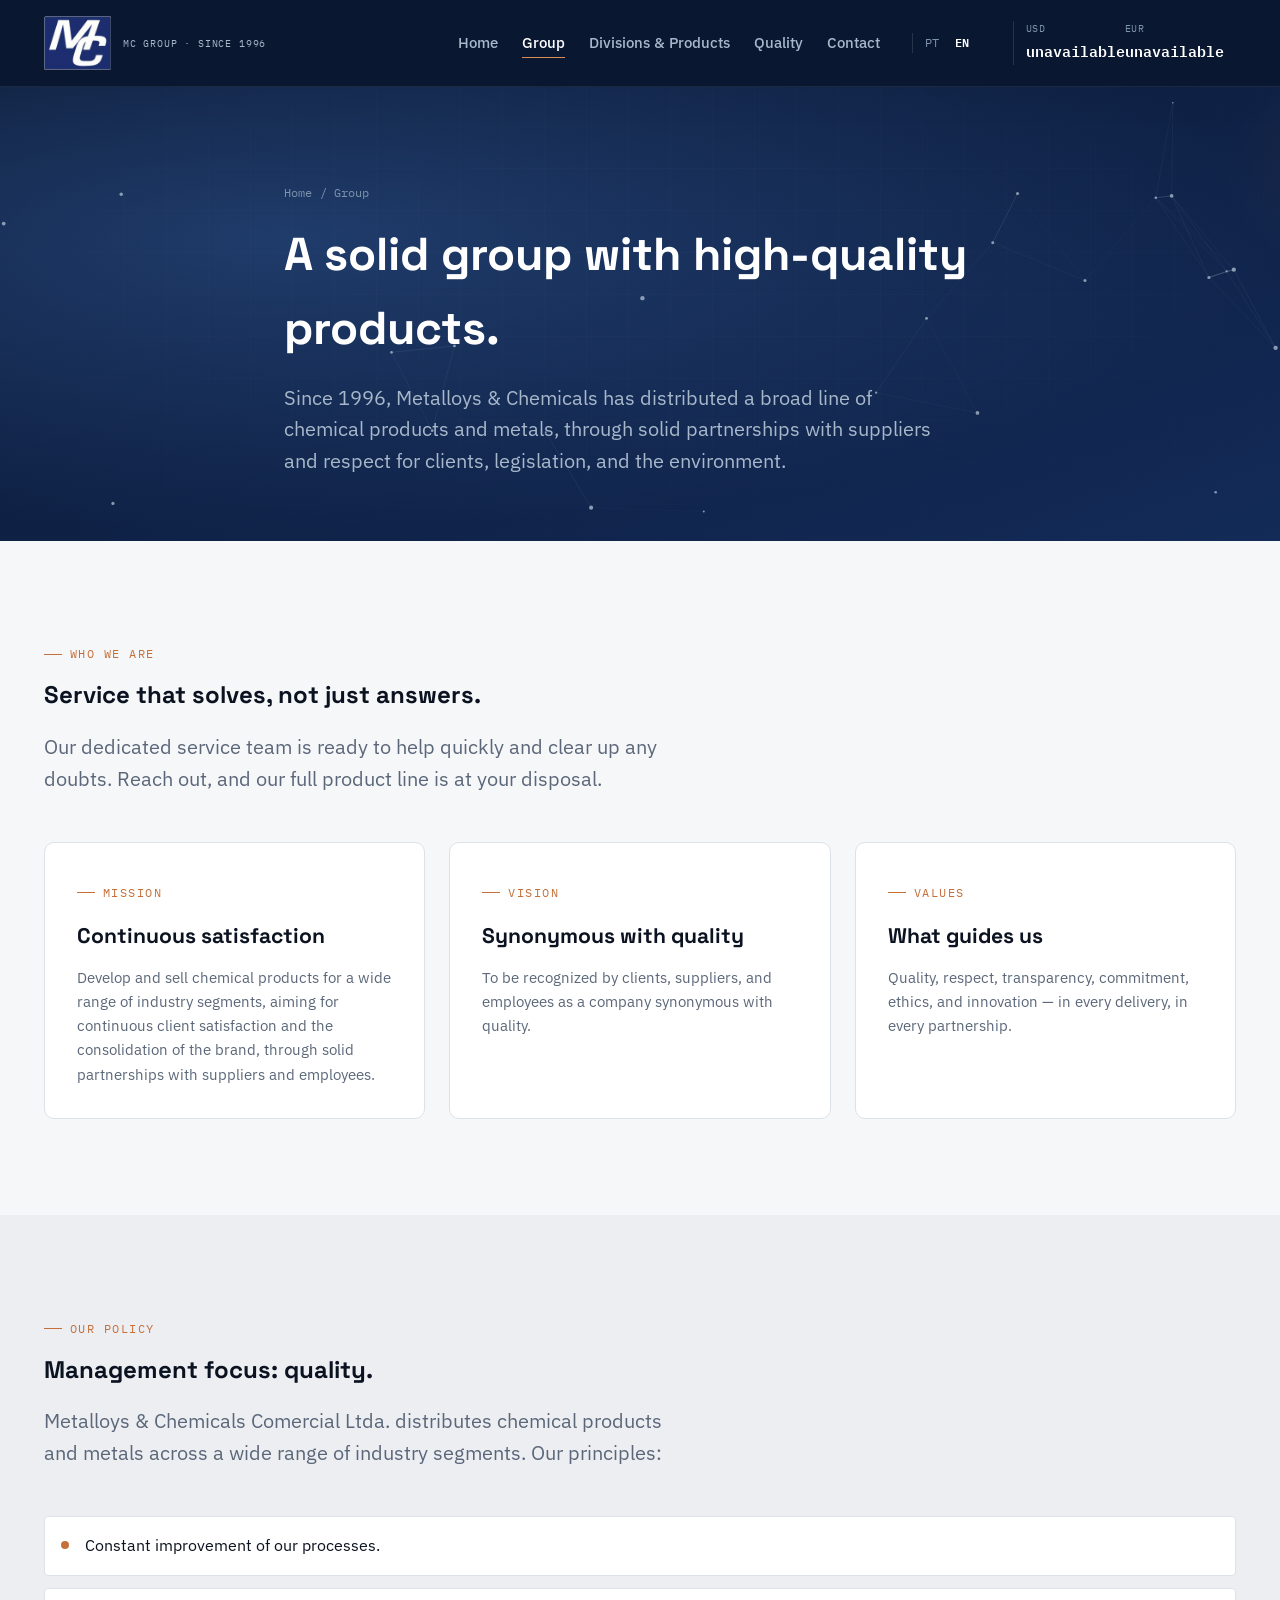
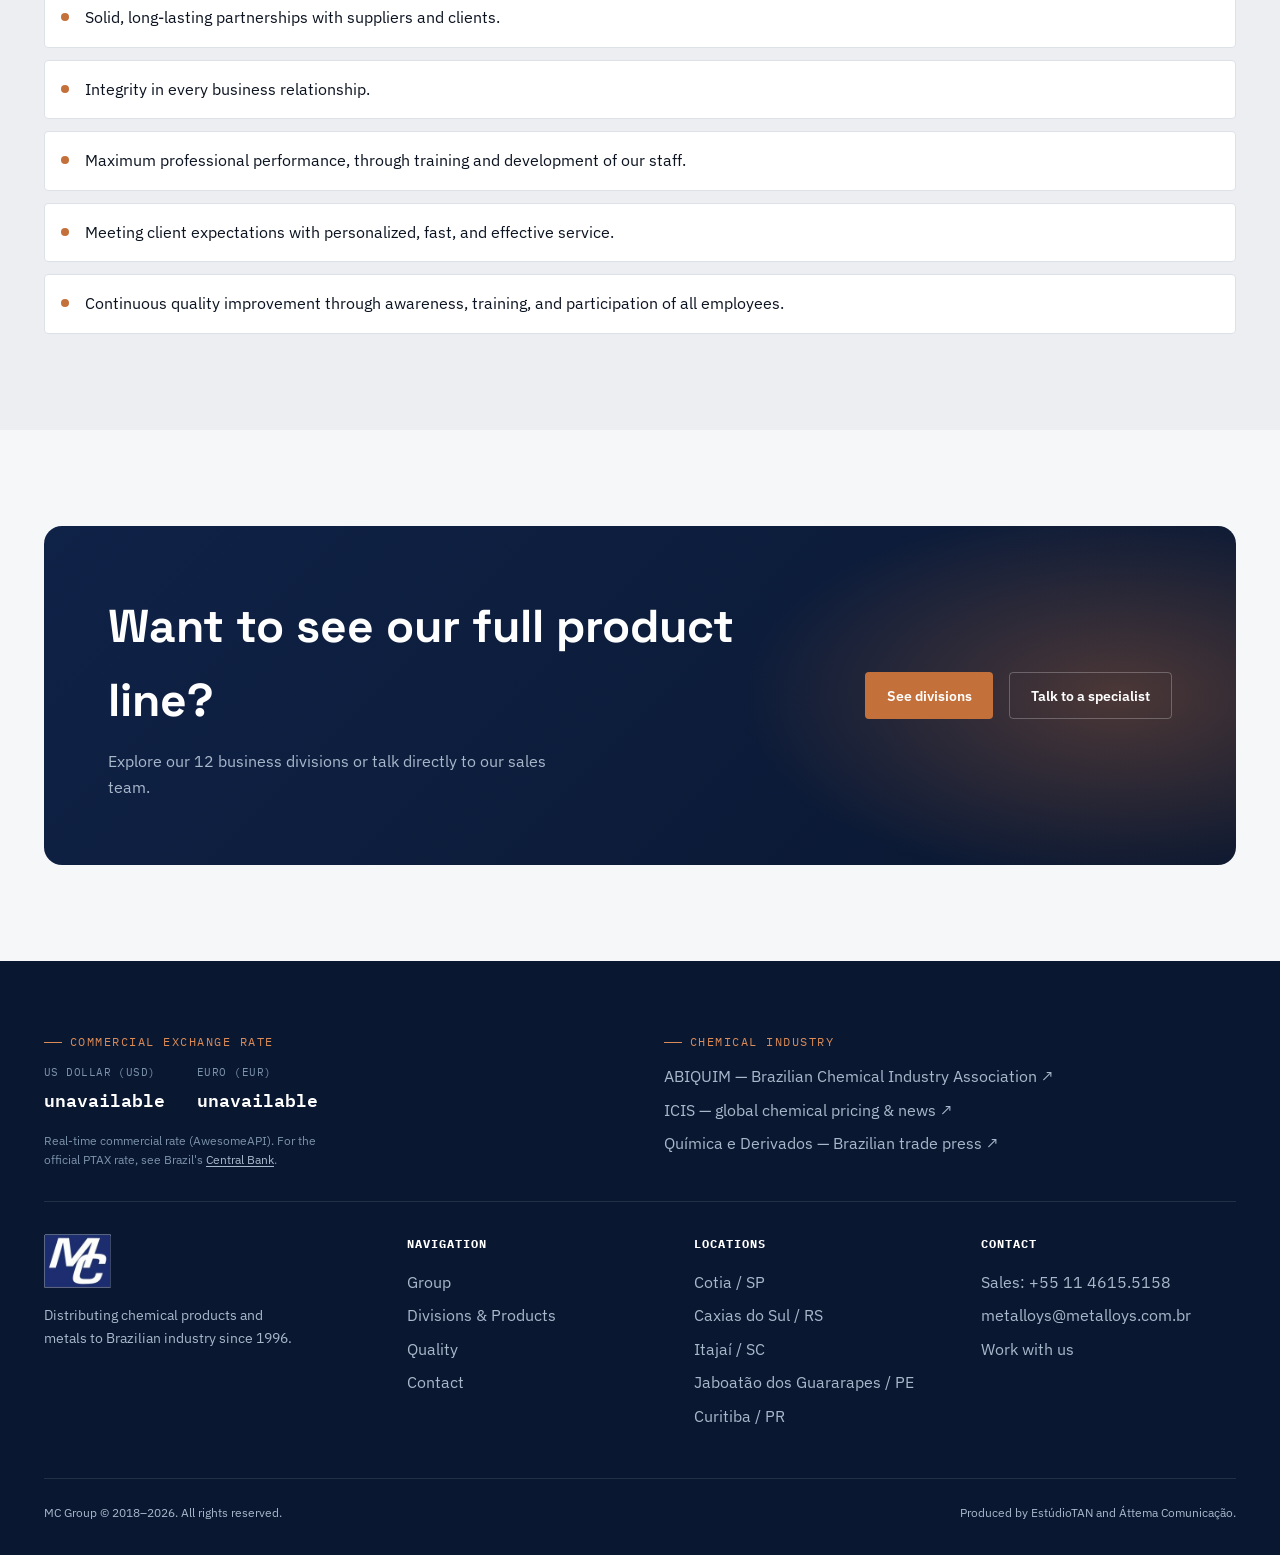
<file: en/grupo.html>
<!DOCTYPE html>
<html lang="en">
<head>
<meta charset="UTF-8">
<meta name="viewport" content="width=device-width, initial-scale=1.0">
<title>Group — Metalloys &amp; Chemicals</title>
<meta name="description" content="Learn about the mission, vision and values of Metalloys &amp; Chemicals, a group distributing chemical products and metals since 1996.">
<link rel="preconnect" href="https://fonts.googleapis.com">
<link rel="preconnect" href="https://fonts.gstatic.com" crossorigin>
<link href="https://fonts.googleapis.com/css2?family=IBM+Plex+Mono:wght@400;500&amp;family=IBM+Plex+Sans:wght@400;500;600&amp;family=Space+Grotesk:wght@500;600;700&amp;display=swap" rel="stylesheet">
<link rel="stylesheet" href="../assets/css/style.css">
</head>
<body>
<a class="skip-link" href="#main">Skip to content</a>

<header class="site-header">
  <div class="container">
    <a class="brand" href="index.html">
      <span class="brand__logo-chip"><img src="../assets/img/mc-group-mark.png" alt="Metalloys &amp; Chemicals" class="brand__logo-img" width="156" height="126"></span>
      <span class="brand__tagline">MC Group · since 1996</span>
    </a>
    <nav class="main-nav" aria-label="Main navigation">
      <ul class="main-nav__links">
        <li><a href="index.html">Home</a></li>
        <li><a href="grupo.html" class="is-active">Group</a></li>
        <li><a href="divisoes-e-produtos.html">Divisions &amp; Products</a></li>
        <li><a href="qualidade.html">Quality</a></li>
        <li><a href="contato.html">Contact</a></li>
      </ul>
      <div class="nav-lang"><a href="../grupo.html">PT</a>
      <a href="grupo.html" class="is-active">EN</a></div>
      <div class="fx-list nav-fx">
        <div class="fx-item"><span class="fx-item__label">USD</span><span class="fx-item__value" data-fx="USDBRL">—</span></div>
        <div class="fx-item"><span class="fx-item__label">EUR</span><span class="fx-item__value" data-fx="EURBRL">—</span></div>
      </div>
    </nav>
    <button class="nav-toggle" aria-label="Open menu" aria-expanded="false"><span></span></button>
  </div>
</header>

<main id="main">

  <section class="page-hero" data-network>
    <div class="hero__field" aria-hidden="true"></div>
    <div class="container page-hero__content">
      <span class="breadcrumb"><a href="index.html">Home</a> / Group</span>
      <h1>A solid group with high-quality products.</h1>
      <p>Since 1996, Metalloys &amp; Chemicals has distributed a broad line of chemical products and metals, through solid partnerships with suppliers and respect for clients, legislation, and the environment.</p>
    </div>
  </section>

  <section class="section">
    <div class="container">
      <div class="section-head reveal">
        <span class="eyebrow">Who we are</span>
        <h2>Service that solves, not just answers.</h2>
        <p>Our dedicated service team is ready to help quickly and clear up any doubts. Reach out, and our full product line is at your disposal.</p>
      </div>

      <div class="value-grid">
        <div class="value-card reveal">
          <span class="eyebrow">Mission</span>
          <h3>Continuous satisfaction</h3>
          <p>Develop and sell chemical products for a wide range of industry segments, aiming for continuous client satisfaction and the consolidation of the brand, through solid partnerships with suppliers and employees.</p>
        </div>
        <div class="value-card reveal">
          <span class="eyebrow">Vision</span>
          <h3>Synonymous with quality</h3>
          <p>To be recognized by clients, suppliers, and employees as a company synonymous with quality.</p>
        </div>
        <div class="value-card reveal">
          <span class="eyebrow">Values</span>
          <h3>What guides us</h3>
          <p>Quality, respect, transparency, commitment, ethics, and innovation — in every delivery, in every partnership.</p>
        </div>
      </div>
    </div>
  </section>

  <section class="section section--paper-200">
    <div class="container">
      <div class="section-head reveal">
        <span class="eyebrow">Our policy</span>
        <h2>Management focus: quality.</h2>
        <p>Metalloys &amp; Chemicals Comercial Ltda. distributes chemical products and metals across a wide range of industry segments. Our principles:</p>
      </div>
      <ul class="policy-list reveal">
        <li>Constant improvement of our processes.</li>
        <li>Solid, long-lasting partnerships with suppliers and clients.</li>
        <li>Integrity in every business relationship.</li>
        <li>Maximum professional performance, through training and development of our staff.</li>
        <li>Meeting client expectations with personalized, fast, and effective service.</li>
        <li>Continuous quality improvement through awareness, training, and participation of all employees.</li>
      </ul>
    </div>
  </section>

  <section class="section">
    <div class="container">
      <div class="cta-band reveal">
        <div>
          <h2>Want to see our full product line?</h2>
          <p>Explore our 12 business divisions or talk directly to our sales team.</p>
        </div>
        <div class="hero__actions">
          <a class="btn btn--copper" href="divisoes-e-produtos.html">See divisions</a>
          <a class="btn btn--ghost-dark" href="contato.html">Talk to a specialist</a>
        </div>
      </div>
    </div>
  </section>

</main>

<footer class="site-footer">
  <div class="container">
    <div class="footer-market">
      <div class="footer-market__fx">
        <span class="eyebrow">Commercial exchange rate</span>
        <div class="fx-list">
          <div class="fx-item"><span class="fx-item__label">US Dollar (USD)</span><span class="fx-item__value" data-fx="USDBRL">—</span></div>
          <div class="fx-item"><span class="fx-item__label">Euro (EUR)</span><span class="fx-item__value" data-fx="EURBRL">—</span></div>
        </div>
        <p class="footer-market__note">Real-time commercial rate (AwesomeAPI). For the official PTAX rate, see Brazil's <a href="https://www.bcb.gov.br/estabilidadefinanceira/historicocotacoes" target="_blank" rel="noopener noreferrer">Central Bank</a>.</p>
      </div>
                  <div class="footer-market__news">
        <span class="eyebrow">Chemical industry</span>
        <ul class="news-links">
          <li><a href="https://www.abiquim.org.br" target="_blank" rel="noopener noreferrer">ABIQUIM — Brazilian Chemical Industry Association ↗</a></li>
          <li><a href="https://www.icis.com" target="_blank" rel="noopener noreferrer">ICIS — global chemical pricing &amp; news ↗</a></li>
          <li><a href="https://www.quimicaederivados.com.br" target="_blank" rel="noopener noreferrer">Química e Derivados — Brazilian trade press ↗</a></li>
        </ul>
      </div>
    </div>

    <div class="footer-grid">
      <div>
        <a class="brand" href="index.html" style="margin-bottom: 1rem;">
          <span class="brand__logo-chip"><img src="../assets/img/mc-group-mark.png" alt="Metalloys &amp; Chemicals" class="brand__logo-img" width="156" height="126"></span>
        </a>
        <p style="max-width: 32ch; font-size: 0.88rem;">Distributing chemical products and metals to Brazilian industry since 1996.</p>
      </div>
      <div>
        <h4>Navigation</h4>
        <ul>
          <li><a href="grupo.html">Group</a></li>
          <li><a href="divisoes-e-produtos.html">Divisions &amp; Products</a></li>
          <li><a href="qualidade.html">Quality</a></li>
          <li><a href="contato.html">Contact</a></li>
        </ul>
      </div>
      <div>
        <h4>Locations</h4>
        <ul>
          <li>Cotia / SP</li>
          <li>Caxias do Sul / RS</li>
          <li>Itajaí / SC</li>
          <li>Jaboatão dos Guararapes / PE</li>
          <li>Curitiba / PR</li>
        </ul>
      </div>
      <div>
        <h4>Contact</h4>
        <ul>
          <li><a href="tel:+551146155158">Sales: +55 11 4615.5158</a></li>
          <li><a href="mailto:metalloys@metalloys.com.br">metalloys@metalloys.com.br</a></li>
          <li><a href="contato.html">Work with us</a></li>
        </ul>
      </div>
    </div>
    <div class="footer-bottom">
      <span>MC Group © 2018–2026. All rights reserved.</span>
      <span>Produced by EstúdioTAN and Áttema Comunicação.</span>
    </div>
  </div>
</footer>

<script src="../assets/js/main.js"></script>
</body>
</html>
</file>
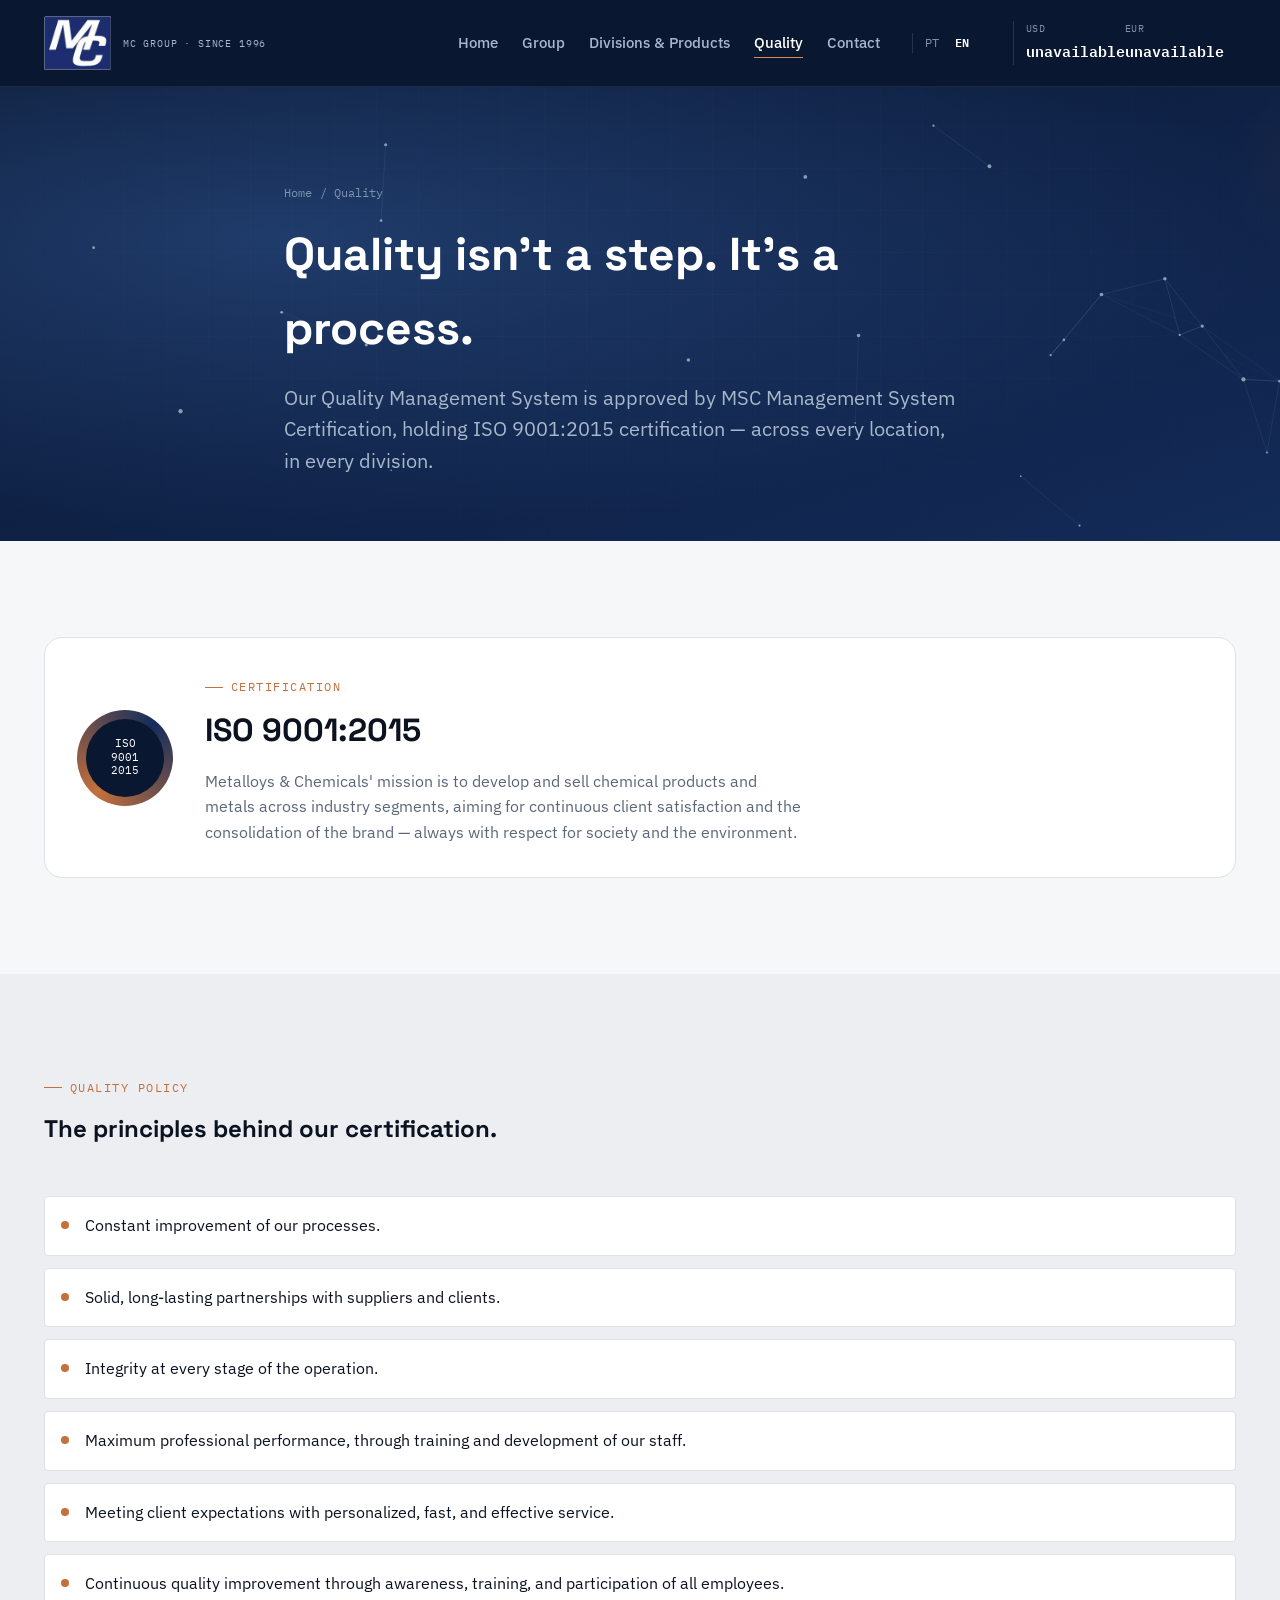
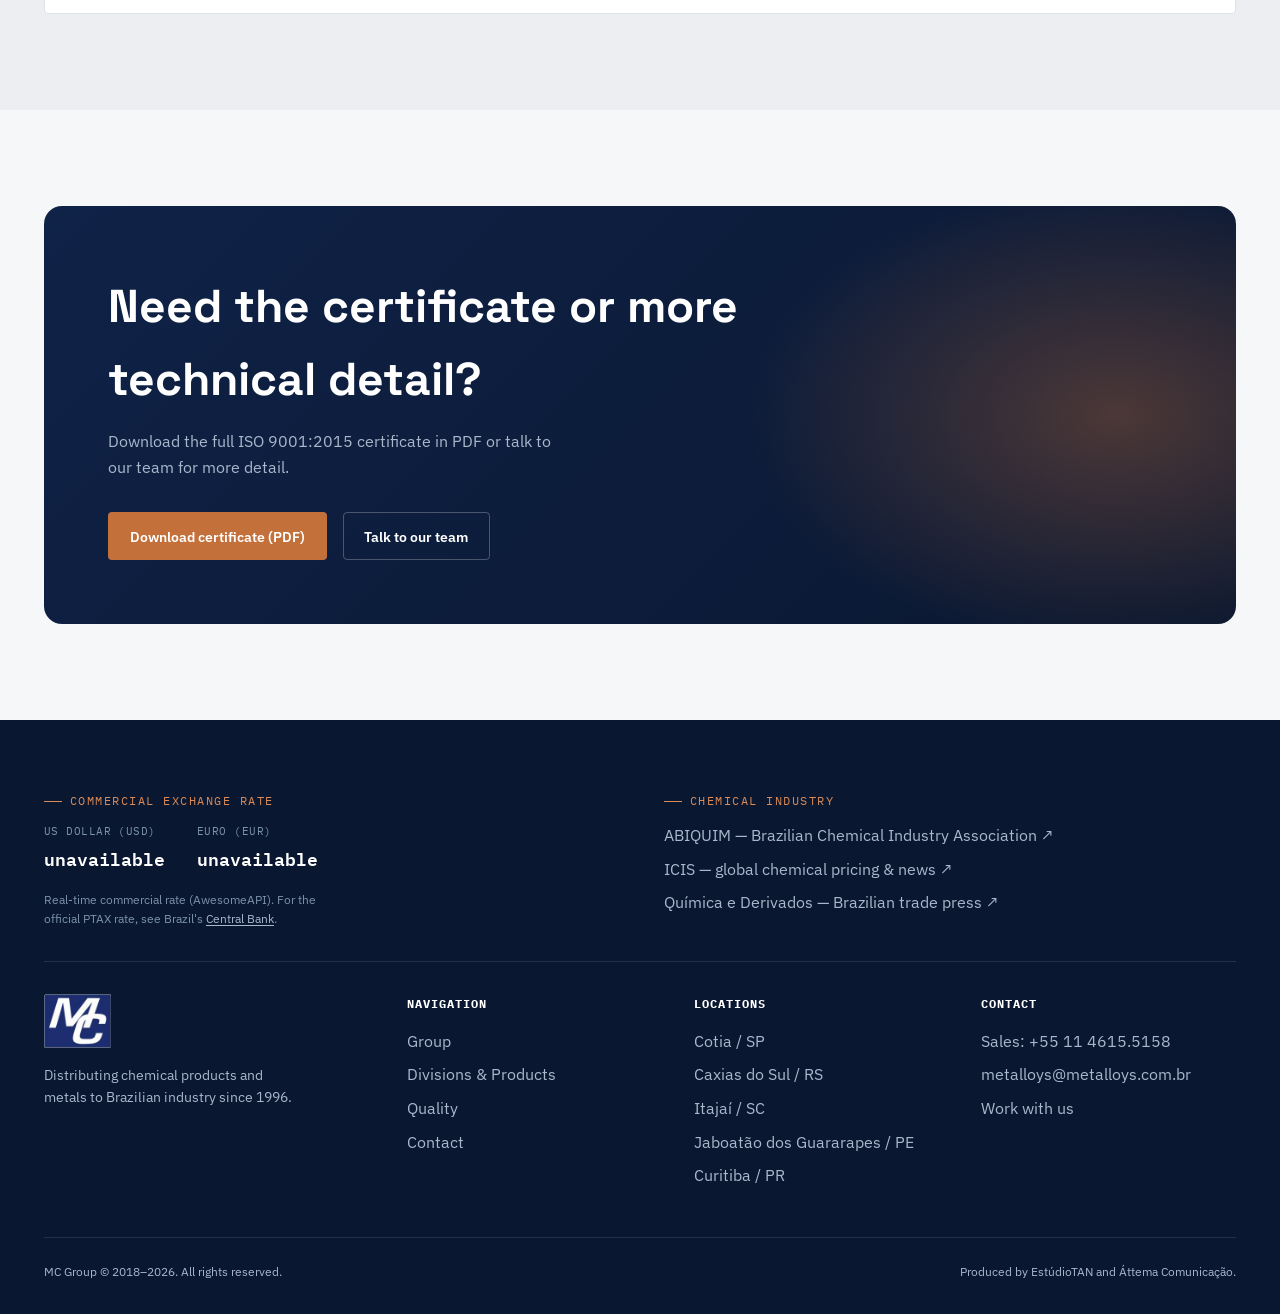
<file: en/qualidade.html>
<!DOCTYPE html>
<html lang="en">
<head>
<meta charset="UTF-8">
<meta name="viewport" content="width=device-width, initial-scale=1.0">
<title>Quality — Metalloys &amp; Chemicals</title>
<meta name="description" content="Metalloys &amp; Chemicals' Quality Management System, certified ISO 9001:2015 by MSC Management System Certification.">
<link rel="preconnect" href="https://fonts.googleapis.com">
<link rel="preconnect" href="https://fonts.gstatic.com" crossorigin>
<link href="https://fonts.googleapis.com/css2?family=IBM+Plex+Mono:wght@400;500&amp;family=IBM+Plex+Sans:wght@400;500;600&amp;family=Space+Grotesk:wght@500;600;700&amp;display=swap" rel="stylesheet">
<link rel="stylesheet" href="../assets/css/style.css">
</head>
<body>
<a class="skip-link" href="#main">Skip to content</a>

<header class="site-header">
  <div class="container">
    <a class="brand" href="index.html">
      <span class="brand__logo-chip"><img src="../assets/img/mc-group-mark.png" alt="Metalloys &amp; Chemicals" class="brand__logo-img" width="156" height="126"></span>
      <span class="brand__tagline">MC Group · since 1996</span>
    </a>
    <nav class="main-nav" aria-label="Main navigation">
      <ul class="main-nav__links">
        <li><a href="index.html">Home</a></li>
        <li><a href="grupo.html">Group</a></li>
        <li><a href="divisoes-e-produtos.html">Divisions &amp; Products</a></li>
        <li><a href="qualidade.html" class="is-active">Quality</a></li>
        <li><a href="contato.html">Contact</a></li>
      </ul>
      <div class="nav-lang"><a href="../qualidade.html">PT</a>
      <a href="qualidade.html" class="is-active">EN</a></div>
      <div class="fx-list nav-fx">
        <div class="fx-item"><span class="fx-item__label">USD</span><span class="fx-item__value" data-fx="USDBRL">—</span></div>
        <div class="fx-item"><span class="fx-item__label">EUR</span><span class="fx-item__value" data-fx="EURBRL">—</span></div>
      </div>
    </nav>
    <button class="nav-toggle" aria-label="Open menu" aria-expanded="false"><span></span></button>
  </div>
</header>

<main id="main">

  <section class="page-hero" data-network>
    <div class="hero__field" aria-hidden="true"></div>
    <div class="container page-hero__content">
      <span class="breadcrumb"><a href="index.html">Home</a> / Quality</span>
      <h1>Quality isn't a step. It's a process.</h1>
      <p>Our Quality Management System is approved by MSC Management System Certification, holding ISO 9001:2015 certification — across every location, in every division.</p>
    </div>
  </section>

  <section class="section">
    <div class="container">
      <div class="cert-block reveal">
        <div class="cert-badge" aria-hidden="true"><span>ISO<br>9001<br>2015</span></div>
        <div>
          <span class="eyebrow">Certification</span>
          <h2 style="font-family: var(--font-display); font-size: var(--fs-h2); margin-top: var(--sp-2);">ISO 9001:2015</h2>
          <p style="color: var(--ink-500); margin-top: var(--sp-3); max-width: 60ch;">Metalloys &amp; Chemicals' mission is to develop and sell chemical products and metals across industry segments, aiming for continuous client satisfaction and the consolidation of the brand — always with respect for society and the environment.</p>
        </div>
      </div>
    </div>
  </section>

  <section class="section section--paper-200">
    <div class="container">
      <div class="section-head reveal">
        <span class="eyebrow">Quality policy</span>
        <h2>The principles behind our certification.</h2>
      </div>
      <ul class="policy-list reveal">
        <li>Constant improvement of our processes.</li>
        <li>Solid, long-lasting partnerships with suppliers and clients.</li>
        <li>Integrity at every stage of the operation.</li>
        <li>Maximum professional performance, through training and development of our staff.</li>
        <li>Meeting client expectations with personalized, fast, and effective service.</li>
        <li>Continuous quality improvement through awareness, training, and participation of all employees.</li>
      </ul>
    </div>
  </section>

  <section class="section">
    <div class="container">
      <div class="cta-band reveal">
        <div>
          <h2>Need the certificate or more technical detail?</h2>
          <p>Download the full ISO 9001:2015 certificate in PDF or talk to our team for more detail.</p>
        </div>
        <div class="hero__actions">
          <a class="btn btn--copper" href="../assets/docs/certificado-iso-9001-2015.pdf" target="_blank" rel="noopener noreferrer">Download certificate (PDF)</a>
          <a class="btn btn--ghost-dark" href="contato.html">Talk to our team</a>
        </div>
      </div>
    </div>
  </section>

</main>

<footer class="site-footer">
  <div class="container">
    <div class="footer-market">
      <div class="footer-market__fx">
        <span class="eyebrow">Commercial exchange rate</span>
        <div class="fx-list">
          <div class="fx-item"><span class="fx-item__label">US Dollar (USD)</span><span class="fx-item__value" data-fx="USDBRL">—</span></div>
          <div class="fx-item"><span class="fx-item__label">Euro (EUR)</span><span class="fx-item__value" data-fx="EURBRL">—</span></div>
        </div>
        <p class="footer-market__note">Real-time commercial rate (AwesomeAPI). For the official PTAX rate, see Brazil's <a href="https://www.bcb.gov.br/estabilidadefinanceira/historicocotacoes" target="_blank" rel="noopener noreferrer">Central Bank</a>.</p>
      </div>
                  <div class="footer-market__news">
        <span class="eyebrow">Chemical industry</span>
        <ul class="news-links">
          <li><a href="https://www.abiquim.org.br" target="_blank" rel="noopener noreferrer">ABIQUIM — Brazilian Chemical Industry Association ↗</a></li>
          <li><a href="https://www.icis.com" target="_blank" rel="noopener noreferrer">ICIS — global chemical pricing &amp; news ↗</a></li>
          <li><a href="https://www.quimicaederivados.com.br" target="_blank" rel="noopener noreferrer">Química e Derivados — Brazilian trade press ↗</a></li>
        </ul>
      </div>
    </div>

    <div class="footer-grid">
      <div>
        <a class="brand" href="index.html" style="margin-bottom: 1rem;">
          <span class="brand__logo-chip"><img src="../assets/img/mc-group-mark.png" alt="Metalloys &amp; Chemicals" class="brand__logo-img" width="156" height="126"></span>
        </a>
        <p style="max-width: 32ch; font-size: 0.88rem;">Distributing chemical products and metals to Brazilian industry since 1996.</p>
      </div>
      <div>
        <h4>Navigation</h4>
        <ul>
          <li><a href="grupo.html">Group</a></li>
          <li><a href="divisoes-e-produtos.html">Divisions &amp; Products</a></li>
          <li><a href="qualidade.html">Quality</a></li>
          <li><a href="contato.html">Contact</a></li>
        </ul>
      </div>
      <div>
        <h4>Locations</h4>
        <ul>
          <li>Cotia / SP</li>
          <li>Caxias do Sul / RS</li>
          <li>Itajaí / SC</li>
          <li>Jaboatão dos Guararapes / PE</li>
          <li>Curitiba / PR</li>
        </ul>
      </div>
      <div>
        <h4>Contact</h4>
        <ul>
          <li><a href="tel:+551146155158">Sales: +55 11 4615.5158</a></li>
          <li><a href="mailto:metalloys@metalloys.com.br">metalloys@metalloys.com.br</a></li>
          <li><a href="contato.html">Work with us</a></li>
        </ul>
      </div>
    </div>
    <div class="footer-bottom">
      <span>MC Group © 2018–2026. All rights reserved.</span>
      <span>Produced by EstúdioTAN and Áttema Comunicação.</span>
    </div>
  </div>
</footer>

<script src="../assets/js/main.js"></script>
</body>
</html>
</file>
<file: assets/css/style.css>
/* ==========================================================================
   Metalloys & Chemicals — Design System
   Brand navy inherited from the existing MC Group mark; copper accent chosen
   to read as alloy/oxidation without falling into generic "chem green".
   ========================================================================== */

:root {
  /* ---- Color: brand navy family ---- */
  --navy-900: #0a1730;
  --navy-800: #0f2247;
  --navy-700: #142d5c;
  --navy-600: #1d3f7a;
  --navy-500: #2f5590;
  --steel-400: #7c93ac;
  --steel-300: #a8b8cb;

  /* ---- Color: paper / neutral ---- */
  --paper-0: #ffffff;
  --paper-50: #f6f7f9;
  --paper-100: #eceef2;
  --paper-200: #dde1e8;
  --ink-900: #0b1220;
  --ink-700: #333d4d;
  --ink-500: #5b6779;

  /* ---- Color: signature accent (alloy copper) ---- */
  --copper-600: #a65a2c;
  --copper-500: #c4703b;
  --copper-400: #da8b57;
  --copper-300: #ecb287;

  /* ---- Type ---- */
  --font-display: "Space Grotesk", "Segoe UI", sans-serif;
  --font-body: "IBM Plex Sans", "Segoe UI", sans-serif;
  --font-mono: "IBM Plex Mono", ui-monospace, monospace;

  --fs-hero: clamp(2.6rem, 3.2vw + 1.8rem, 5.4rem);
  --fs-h1: clamp(2.1rem, 1.6vw + 1.6rem, 3.2rem);
  --fs-h2: clamp(1.5rem, 1vw + 1.2rem, 2.15rem);
  --fs-h3: clamp(1.15rem, 0.4vw + 1rem, 1.4rem);
  --fs-lead: clamp(1.05rem, 0.3vw + 1rem, 1.25rem);
  --fs-body: 1rem;
  --fs-small: 0.875rem;
  --fs-mono: 0.78rem;

  /* ---- Space ---- */
  --sp-1: 0.25rem;
  --sp-2: 0.5rem;
  --sp-3: 0.75rem;
  --sp-4: 1rem;
  --sp-6: 1.5rem;
  --sp-8: 2rem;
  --sp-12: 3rem;
  --sp-16: 4rem;
  --sp-24: 6rem;
  --sp-32: 8rem;

  --radius-sm: 4px;
  --radius-md: 10px;
  --radius-lg: 18px;

  --ease-out: cubic-bezier(0.16, 1, 0.3, 1);
  --dur-fast: 0.2s;
  --dur-med: 0.5s;
  --dur-slow: 0.9s;

  --container: 1240px;
}

/* ---- Reset ---- */
*, *::before, *::after { box-sizing: border-box; }
html { scroll-behavior: smooth; }
@media (prefers-reduced-motion: reduce) {
  html { scroll-behavior: auto; }
  *, *::before, *::after {
    animation-duration: 0.001ms !important;
    animation-iteration-count: 1 !important;
    transition-duration: 0.001ms !important;
    scroll-behavior: auto !important;
  }
}
body {
  margin: 0;
  background: var(--paper-50);
  color: var(--ink-900);
  font-family: var(--font-body);
  font-size: var(--fs-body);
  line-height: 1.6;
  -webkit-font-smoothing: antialiased;
}
img { max-width: 100%; display: block; }
a { color: inherit; text-decoration: none; }
ul { margin: 0; padding: 0; list-style: none; }
h1, h2, h3, h4, p { margin: 0; }
button { font: inherit; cursor: pointer; }
input, textarea, select { font: inherit; }

.container {
  width: 100%;
  max-width: var(--container);
  margin-inline: auto;
  padding-inline: var(--sp-6);
}

:focus-visible {
  outline: 2px solid var(--copper-500);
  outline-offset: 3px;
}

/* ---- Eyebrow / mono labels ---- */
.eyebrow {
  font-family: var(--font-mono);
  font-size: var(--fs-mono);
  letter-spacing: 0.12em;
  text-transform: uppercase;
  color: var(--copper-500);
  display: inline-flex;
  align-items: center;
  gap: var(--sp-2);
}
.eyebrow::before {
  content: "";
  width: 18px;
  height: 1px;
  background: currentColor;
}

/* ==========================================================================
   Header
   ========================================================================== */
.nav-lang {
  display: flex;
  align-items: center;
  gap: var(--sp-2);
  font-family: var(--font-mono);
  font-size: 0.78rem;
  padding-inline: var(--sp-2);
  border-left: 1px solid rgba(255, 255, 255, 0.12);
}
.nav-lang a { color: var(--steel-400); padding: 0 var(--sp-1); transition: color var(--dur-fast); }
.nav-lang a:hover { color: var(--copper-400); }
.nav-lang a.is-active { color: var(--paper-0); font-weight: 600; }

.site-header {
  position: sticky;
  top: 0;
  z-index: 100;
  background: var(--navy-900);
  border-bottom: 1px solid rgba(255, 255, 255, 0.08);
  transition: background var(--dur-fast) var(--ease-out), padding var(--dur-fast) var(--ease-out);
}
.site-header .container {
  display: flex;
  align-items: center;
  justify-content: space-between;
  padding-block: var(--sp-4);
}
.brand {
  display: flex;
  align-items: center;
  gap: var(--sp-3);
  color: var(--paper-0);
}
.brand__logo-chip {
  display: inline-flex;
  align-items: center;
  line-height: 0;
  position: relative;
  overflow: hidden;
  transition: transform var(--dur-fast) var(--ease-out);
}
.brand__logo-chip::after {
  content: "";
  position: absolute;
  inset: 0;
  z-index: 1;
  background: linear-gradient(120deg, transparent 30%, rgba(218, 139, 87, 0.45) 50%, transparent 70%);
  transform: translateX(-120%);
  transition: transform 0.8s var(--ease-out);
}
.brand:hover .brand__logo-chip::after { transform: translateX(120%); }
.brand:hover .brand__logo-chip { transform: translateY(-1px); }
.brand__logo-img {
  height: 54px;
  width: auto;
  display: block;
}
.brand__tagline {
  font-family: var(--font-mono);
  font-weight: 400;
  font-size: 0.65rem;
  letter-spacing: 0.08em;
  color: var(--steel-300);
  text-transform: uppercase;
}

.main-nav { display: flex; align-items: center; gap: var(--sp-8); }
.main-nav__links { display: flex; gap: var(--sp-6); }
.main-nav__links a {
  color: var(--steel-300);
  font-size: 0.92rem;
  font-weight: 500;
  position: relative;
  padding-block: var(--sp-1);
  transition: color var(--dur-fast);
}
.main-nav__links a::after {
  content: "";
  position: absolute;
  left: 0; right: 0; bottom: -2px;
  height: 1px;
  background: var(--copper-400);
  transform: scaleX(0);
  transform-origin: left;
  transition: transform var(--dur-fast) var(--ease-out);
}
.main-nav__links a:hover,
.main-nav__links a.is-active { color: var(--paper-0); }
.main-nav__links a:hover::after,
.main-nav__links a.is-active::after { transform: scaleX(1); }

.btn {
  display: inline-flex;
  align-items: center;
  gap: var(--sp-2);
  font-family: var(--font-body);
  font-weight: 600;
  font-size: 0.9rem;
  padding: 0.7rem 1.3rem;
  border-radius: var(--radius-sm);
  border: 1px solid transparent;
  transition: transform var(--dur-fast) var(--ease-out), background var(--dur-fast), border-color var(--dur-fast), color var(--dur-fast);
  white-space: nowrap;
}
.btn:hover { transform: translateY(-2px); }
.btn--copper { background: var(--copper-500); color: var(--paper-0); }
.btn--copper:hover { background: var(--copper-400); }
.btn--ghost-dark { border-color: rgba(255,255,255,0.25); color: var(--paper-0); }
.btn--ghost-dark:hover { border-color: var(--copper-400); color: var(--copper-300); }
.btn--navy { background: var(--navy-700); color: var(--paper-0); }
.btn--navy:hover { background: var(--navy-600); }
.btn--ghost-light { border-color: var(--navy-600); color: var(--navy-700); }
.btn--ghost-light:hover { border-color: var(--copper-500); color: var(--copper-600); }

.nav-toggle {
  display: none;
  background: none;
  border: none;
  color: var(--paper-0);
  width: 40px; height: 40px;
  position: relative;
}
.nav-toggle span, .nav-toggle span::before, .nav-toggle span::after {
  content: "";
  position: absolute;
  left: 8px; right: 8px;
  height: 2px;
  background: currentColor;
  transition: transform var(--dur-fast), opacity var(--dur-fast);
}
.nav-toggle span { top: 19px; }
.nav-toggle span::before { top: -7px; }
.nav-toggle span::after { top: 7px; }
.nav-toggle.is-open span { background: transparent; }
.nav-toggle.is-open span::before { transform: translateY(7px) rotate(45deg); }
.nav-toggle.is-open span::after { transform: translateY(-7px) rotate(-45deg); }

@media (max-width: 900px) {
  .main-nav__links { display: none; }
  .nav-toggle { display: block; }
  .site-header.is-open .main-nav {
    position: fixed;
    inset: 64px 0 0 0;
    background: var(--navy-900);
    flex-direction: column;
    align-items: flex-start;
    padding: var(--sp-8) var(--sp-6);
    gap: var(--sp-8);
  }
  .site-header.is-open .main-nav__links {
    display: flex;
    flex-direction: column;
    gap: var(--sp-6);
    font-size: 1.2rem;
  }
  .nav-lang { display: none; }
  .site-header.is-open .nav-lang {
    display: flex;
    border-left: none;
    border-top: 1px solid rgba(255, 255, 255, 0.12);
    padding-block: var(--sp-4) 0;
    padding-inline: 0;
  }
}

/* ==========================================================================
   Hero — molten alloy gradient
   ========================================================================== */
.hero {
  position: relative;
  min-height: 92vh;
  display: flex;
  align-items: center;
  overflow: hidden;
  background: var(--navy-900);
  color: var(--paper-0);
}
.hero__field {
  position: absolute;
  inset: -10%;
  background:
    radial-gradient(60% 50% at 15% 20%, rgba(47, 85, 144, 0.55), transparent 60%),
    radial-gradient(50% 45% at 85% 15%, rgba(196, 112, 59, 0.35), transparent 60%),
    radial-gradient(70% 60% at 50% 100%, rgba(29, 63, 122, 0.6), transparent 65%),
    linear-gradient(160deg, var(--navy-900), var(--navy-800) 55%, var(--navy-700));
  background-size: 180% 180%, 160% 160%, 160% 160%, 100% 100%;
  animation: alloy-drift 22s ease-in-out infinite alternate;
}
.hero__field::after {
  content: "";
  position: absolute;
  inset: 0;
  opacity: 0.5;
  background-image:
    linear-gradient(rgba(255,255,255,0.035) 1px, transparent 1px),
    linear-gradient(90deg, rgba(255,255,255,0.035) 1px, transparent 1px);
  background-size: 42px 42px;
  mask-image: radial-gradient(80% 80% at 50% 40%, black, transparent 90%);
}
@keyframes alloy-drift {
  0% { background-position: 0% 30%, 100% 10%, 50% 100%, 0 0; }
  100% { background-position: 20% 55%, 70% 40%, 40% 70%, 0 0; }
}
@media (prefers-reduced-motion: reduce) {
  .hero__field { animation: none; }
}

/* ---- Cursor spotlight (hero + inner page-hero) ---- */
.hero::before,
.page-hero::before {
  content: "";
  position: absolute;
  inset: 0;
  z-index: 1;
  pointer-events: none;
  background: radial-gradient(480px circle at var(--mx, 50%) var(--my, 40%), rgba(218, 139, 87, 0.24), transparent 62%);
  opacity: 0;
  transition: opacity var(--dur-med) var(--ease-out);
}
.hero.is-glow-active::before,
.page-hero.is-glow-active::before { opacity: 1; }
@media (prefers-reduced-motion: reduce) {
  .hero::before, .page-hero::before { display: none; }
}

/* ---- Molecular network canvas (home hero signature) ---- */
.hero-canvas {
  position: absolute;
  inset: 0;
  z-index: 1;
  pointer-events: none;
}

.hero__content {
  position: relative;
  z-index: 2;
  max-width: 780px;
  padding-block: var(--sp-24) var(--sp-16);
}
.hero h1 {
  font-family: var(--font-display);
  font-size: var(--fs-hero);
  font-weight: 600;
  line-height: 1.02;
  letter-spacing: -0.02em;
  margin-block: var(--sp-6) var(--sp-6);
}
.hero h1 em {
  font-style: normal;
  color: var(--copper-400);
}
.hero__lead {
  font-size: var(--fs-lead);
  color: var(--steel-300);
  max-width: 46ch;
  margin-bottom: var(--sp-8);
}
.hero__actions { display: flex; gap: var(--sp-4); flex-wrap: wrap; }

.hero__facts {
  position: relative;
  z-index: 2;
  border-top: 1px solid rgba(255,255,255,0.12);
}
.hero__facts .container {
  display: flex;
  flex-wrap: wrap;
  gap: var(--sp-8);
  padding-block: var(--sp-5);
}
.hero__fact {
  display: flex;
  flex-direction: column;
  gap: 0.2em;
  opacity: 0;
  animation: hero-fact-drop 0.7s var(--ease-out) forwards;
}
.hero__fact:nth-child(1) { animation-delay: 0.1s; }
.hero__fact:nth-child(2) { animation-delay: 0.22s; }
.hero__fact:nth-child(3) { animation-delay: 0.34s; }
.hero__fact:nth-child(4) { animation-delay: 0.46s; }
@keyframes hero-fact-drop {
  from { opacity: 0; transform: translateY(-16px); }
  to { opacity: 1; transform: translateY(0); }
}
.hero__fact-num {
  font-family: var(--font-display);
  font-size: 1.5rem;
  font-weight: 600;
  color: var(--paper-0);
  letter-spacing: -0.01em;
  font-variant-numeric: tabular-nums;
}
.hero__fact-label {
  font-family: var(--font-mono);
  font-size: 0.74rem;
  letter-spacing: 0.04em;
  color: var(--steel-300);
}
@media (max-width: 640px) {
  .hero__facts .container { gap: var(--sp-4); }
  .hero__fact-num { font-size: 1.2rem; }
}

/* ==========================================================================
   Sections, generic
   ========================================================================== */
.section { padding-block: var(--sp-24); }
.section--tight { padding-block: var(--sp-16); }
.section--navy { background: var(--navy-900); color: var(--paper-0); }
.section--paper-200 { background: var(--paper-100); }
.section-head { max-width: 640px; margin-bottom: var(--sp-12); }
.section-head h2 { font-family: var(--font-display); margin-top: var(--sp-3); }
.section-head p { margin-top: var(--sp-4); color: var(--ink-500); font-size: var(--fs-lead); }
.section--navy .section-head p { color: var(--steel-300); }

.reveal {
  opacity: 0;
  transform: translateY(24px);
  transition: opacity var(--dur-slow) var(--ease-out), transform var(--dur-slow) var(--ease-out);
}
.reveal.is-visible { opacity: 1; transform: translateY(0); }
@media (prefers-reduced-motion: reduce) {
  .reveal { opacity: 1; transform: none; transition: none; }
}

/* ---- About teaser ---- */
.about-teaser {
  display: grid;
  grid-template-columns: 1.1fr 0.9fr;
  gap: var(--sp-16);
  align-items: center;
}
.about-teaser__figure {
  position: relative;
  aspect-ratio: 16/9;
  border-radius: var(--radius-lg);
  overflow: hidden;
  background: linear-gradient(155deg, var(--navy-800), var(--navy-600) 60%, var(--copper-600));
}
.about-teaser__video-facade {
  position: absolute;
  inset: 0;
  width: 100%;
  height: 100%;
  padding: 0;
  border: 0;
  background: none;
  display: block;
  z-index: 2;
}
.about-teaser__video-facade img {
  width: 100%;
  height: 100%;
  object-fit: cover;
  display: block;
}
.about-teaser__video-facade iframe {
  position: absolute;
  inset: 0;
  width: 100%;
  height: 100%;
  border: 0;
}
.about-teaser__play {
  position: absolute;
  top: 50%;
  left: 50%;
  width: 64px;
  height: 64px;
  margin: -32px 0 0 -32px;
  border-radius: 50%;
  background: var(--copper-500);
  color: var(--paper-0);
  display: grid;
  place-items: center;
  box-shadow: 0 8px 24px rgba(0, 0, 0, 0.35);
  transition: transform var(--dur-fast) var(--ease-out), background var(--dur-fast);
}
.about-teaser__video-facade:hover .about-teaser__play {
  transform: scale(1.08);
  background: var(--copper-400);
}
.about-teaser__media {
  display: flex;
  flex-direction: column;
  gap: var(--sp-3);
}
.about-teaser__yt-link {
  align-self: flex-start;
  font-family: var(--font-mono);
  font-size: 0.78rem;
  color: var(--ink-500);
  text-decoration: underline;
  text-underline-offset: 3px;
}
.about-teaser__yt-link:hover { color: var(--copper-500); }
.about-teaser__figure::before {
  content: "";
  position: absolute;
  inset: 0;
  background-image: radial-gradient(circle at 30% 30%, rgba(255,255,255,0.16), transparent 40%),
    radial-gradient(circle at 70% 70%, rgba(218,139,87,0.35), transparent 45%);
  animation: alloy-drift 16s ease-in-out infinite alternate;
}
@media (prefers-reduced-motion: reduce) { .about-teaser__figure::before { animation: none; } }
.about-teaser__tag {
  position: absolute;
  bottom: var(--sp-6);
  left: var(--sp-6);
  right: var(--sp-6);
  color: var(--paper-0);
  font-family: var(--font-mono);
  font-size: 0.8rem;
  border-top: 1px solid rgba(255,255,255,0.25);
  padding-top: var(--sp-3);
}
.about-teaser__body p { margin-top: var(--sp-4); color: var(--ink-700); }
.about-teaser__body .btn { margin-top: var(--sp-8); }
.about-teaser__body h2 { font-family: var(--font-display); font-size: var(--fs-h1); }

@media (max-width: 860px) {
  .about-teaser { grid-template-columns: 1fr; }
  .about-teaser__figure { aspect-ratio: 16/10; }
}

/* ==========================================================================
   Signature element — periodic-table division grid
   ========================================================================== */
.elements-grid {
  display: grid;
  grid-template-columns: repeat(4, 1fr);
  gap: 2px;
  background: var(--paper-200);
  border: 2px solid var(--paper-200);
  border-radius: var(--radius-md);
  overflow: hidden;
}
.section--navy .elements-grid { background: rgba(255,255,255,0.08); border-color: rgba(255,255,255,0.08); }

.element {
  background: var(--paper-0);
  display: flex;
  flex-direction: column;
  position: relative;
  overflow: hidden;
  transition: transform var(--dur-fast) var(--ease-out);
}
.section--navy .element { background: var(--navy-800); }
.element:hover { transform: translateY(-3px); z-index: 1; }

.element__media {
  position: relative;
  aspect-ratio: 4 / 3;
  background: linear-gradient(155deg, var(--navy-700), var(--navy-900));
  overflow: hidden;
}
.element__photo {
  position: absolute;
  inset: 0;
  width: 100%;
  height: 100%;
  object-fit: cover;
  transition: transform var(--dur-med) var(--ease-out);
}
.element:hover .element__photo { transform: scale(1.06); }

.element__media::after {
  content: "";
  position: absolute;
  inset: 0;
  z-index: 1;
  background: linear-gradient(155deg, rgba(10, 23, 48, 0.4), rgba(10, 23, 48, 0.12) 45%, rgba(10, 23, 48, 0.65));
  pointer-events: none;
}
.element__media::before {
  content: "";
  position: absolute;
  inset: 0;
  z-index: 2;
  background: radial-gradient(140px circle at var(--tx, 50%) var(--ty, 50%), rgba(196, 112, 59, 0.35), transparent 70%);
  opacity: 0;
  transition: opacity var(--dur-fast) var(--ease-out);
}
.element:hover .element__media::before { opacity: 1; }

.element__code-tag {
  position: absolute;
  top: 10px;
  left: 10px;
  z-index: 3;
  font-family: var(--font-mono);
  font-size: 0.66rem;
  letter-spacing: 0.04em;
  color: rgba(255, 255, 255, 0.7);
  background: rgba(0, 0, 0, 0.28);
  padding: 2px 7px;
  border-radius: 4px;
}

.element__overlay-name {
  position: absolute;
  left: 0;
  right: 0;
  bottom: 0;
  z-index: 3;
  padding: var(--sp-3) var(--sp-3) var(--sp-2);
  background: linear-gradient(to top, rgba(10, 23, 48, 0.92), transparent);
  color: var(--paper-0);
  font-weight: 600;
  font-size: 0.82rem;
  line-height: 1.25;
}

.element__body {
  padding: var(--sp-3) var(--sp-4) var(--sp-4);
  flex: 1;
}
.element__desc {
  font-size: 0.78rem;
  color: var(--ink-500);
  max-height: 0;
  overflow: hidden;
  transition: max-height var(--dur-fast) var(--ease-out);
}
.section--navy .element__desc { color: var(--steel-300); }
.element:hover .element__desc { max-height: 4rem; }
.element a.element__link {
  position: absolute; inset: 0; z-index: 2;
}

/* ---- Catalog variant: always-visible desc + product sample + PDF download ---- */
.elements-grid--catalog .element__desc {
  max-height: none;
  overflow: visible;
}
.element__sample {
  margin: var(--sp-3) 0 0;
  padding-left: 1.1rem;
  display: grid;
  gap: 2px;
  font-size: 0.8rem;
  color: var(--ink-700);
}
.element__sample-more {
  margin-top: 4px;
  font-family: var(--font-mono);
  font-size: 0.72rem;
  color: var(--ink-500);
}
.element__download {
  display: inline-flex;
  margin-top: var(--sp-4);
  font-size: 0.82rem;
  padding: 0.55rem 1rem;
}

@media (max-width: 900px) {
  .elements-grid { grid-template-columns: repeat(3, 1fr); }
}
@media (max-width: 600px) {
  .elements-grid { grid-template-columns: repeat(2, 1fr); }
  .element { min-height: 128px; }
}

/* ==========================================================================
   Stats band
   ========================================================================== */
.stats {
  display: grid;
  grid-template-columns: repeat(4, 1fr);
  gap: var(--sp-6);
}
.stat {
  background: var(--paper-0);
  border: 1px solid var(--paper-200);
  border-radius: var(--radius-md);
  padding: var(--sp-6);
}
.stat__num {
  font-family: var(--font-display);
  font-size: clamp(1.8rem, 2vw + 1rem, 2.6rem);
  font-weight: 700;
  color: var(--copper-500);
  display: block;
}
.stat__label {
  font-size: 0.85rem;
  color: var(--ink-500);
  margin-top: var(--sp-2);
}
@media (max-width: 860px) {
  .stats { grid-template-columns: repeat(2, 1fr); }
}

/* ==========================================================================
   CTA band
   ========================================================================== */
.cta-band {
  background: linear-gradient(135deg, var(--navy-800), var(--navy-900));
  color: var(--paper-0);
  border-radius: var(--radius-lg);
  padding: var(--sp-16);
  display: flex;
  align-items: center;
  justify-content: space-between;
  gap: var(--sp-8);
  flex-wrap: wrap;
  position: relative;
  overflow: hidden;
}
.cta-band::before {
  content: "";
  position: absolute;
  inset: 0;
  background: radial-gradient(45% 80% at var(--mx, 90%) var(--my, 50%), rgba(196,112,59,0.35), transparent 70%);
}
.cta-band > * { position: relative; }
.cta-band h2 { font-family: var(--font-display); font-size: var(--fs-h1); max-width: 22ch; }
.cta-band p { color: var(--steel-300); margin-top: var(--sp-3); max-width: 46ch; }

/* ==========================================================================
   Page hero (inner pages)
   ========================================================================== */
.page-hero {
  background: var(--navy-900);
  color: var(--paper-0);
  padding-block: var(--sp-24) var(--sp-16);
  position: relative;
  overflow: hidden;
}
.page-hero .hero__field { animation-duration: 30s; }
.page-hero__content { position: relative; z-index: 2; max-width: 760px; }
.page-hero h1 { font-family: var(--font-display); font-size: var(--fs-h1); margin-top: var(--sp-4); }
.page-hero p { color: var(--steel-300); font-size: var(--fs-lead); margin-top: var(--sp-4); max-width: 56ch; }
.page-hero__grid {
  position: relative;
  z-index: 2;
  display: grid;
  grid-template-columns: 1fr 0.85fr;
  gap: var(--sp-16);
  align-items: center;
}
.page-hero--contact .page-hero__content { max-width: none; }
@media (max-width: 900px) {
  .page-hero__grid { grid-template-columns: 1fr; }
}

.br-map {
  position: relative;
  width: 100%;
  max-width: 380px;
  aspect-ratio: 600 / 640;
  margin-inline: auto;
}
.br-map__svg { position: absolute; inset: 0; width: 100%; height: 100%; }
.br-map__outline {
  fill: rgba(255, 255, 255, 0.06);
  stroke: var(--steel-400);
  stroke-width: 1.5;
}
.br-map__pins { position: absolute; inset: 0; }
.br-map__pin {
  position: absolute;
  transform: translate(-50%, -50%);
  background: none;
  border: 0;
  padding: 0;
  cursor: pointer;
  z-index: 1;
}
.br-map__pin:hover, .br-map__pin:focus-visible { z-index: 5; }
.br-map__dot {
  display: block;
  width: 10px;
  height: 10px;
  border-radius: 50%;
  background: var(--copper-500);
  box-shadow: 0 0 0 3px rgba(196, 112, 59, 0.25);
  position: relative;
}
.br-map__dot::after {
  content: "";
  position: absolute;
  inset: -8px;
  border-radius: 50%;
  border: 1px solid var(--copper-400);
  opacity: 0.7;
  animation: pin-pulse 2.4s ease-out infinite;
}
@media (prefers-reduced-motion: reduce) {
  .br-map__dot::after { animation: none; }
}
.br-map__label {
  position: absolute;
  bottom: calc(100% + 10px);
  left: 50%;
  transform: translateX(-50%) translateY(4px);
  background: var(--navy-900);
  border: 1px solid rgba(255, 255, 255, 0.15);
  border-radius: var(--radius-sm);
  padding: var(--sp-2) var(--sp-3);
  white-space: nowrap;
  font-size: 0.76rem;
  line-height: 1.5;
  color: var(--steel-300);
  opacity: 0;
  pointer-events: none;
  transition: opacity var(--dur-fast) var(--ease-out), transform var(--dur-fast) var(--ease-out);
  box-shadow: 0 10px 24px rgba(0, 0, 0, 0.35);
}
.br-map__label strong { color: var(--paper-0); font-weight: 600; }
.br-map__pin:hover .br-map__label,
.br-map__pin:focus-visible .br-map__label {
  opacity: 1;
  transform: translateX(-50%) translateY(0);
}
.br-map__pin--right .br-map__label {
  left: auto;
  right: -6px;
  transform: translateY(4px);
}
.br-map__pin--right:hover .br-map__label,
.br-map__pin--right:focus-visible .br-map__label {
  transform: translateY(0);
}
@keyframes pin-pulse {
  0% { transform: scale(0.6); opacity: 0.7; }
  100% { transform: scale(2.2); opacity: 0; }
}

.breadcrumb {
  font-family: var(--font-mono);
  font-size: 0.75rem;
  color: var(--steel-400);
  display: flex;
  gap: var(--sp-2);
}
.breadcrumb a:hover { color: var(--copper-400); }

/* ---- Value blocks (mission/vision/values) ---- */
.value-grid {
  display: grid;
  grid-template-columns: repeat(3, 1fr);
  gap: var(--sp-6);
}
.value-card {
  background: var(--paper-0);
  border: 1px solid var(--paper-200);
  border-radius: var(--radius-md);
  padding: var(--sp-8);
}
.value-card .eyebrow { margin-bottom: var(--sp-4); }
.value-card h3 { font-family: var(--font-display); font-size: var(--fs-h3); margin-bottom: var(--sp-3); }
.value-card p { color: var(--ink-500); font-size: 0.95rem; }
@media (max-width: 860px) { .value-grid { grid-template-columns: 1fr; } }

.policy-list { display: grid; gap: var(--sp-3); margin-top: var(--sp-6); }
.policy-list li {
  display: flex;
  gap: var(--sp-4);
  align-items: flex-start;
  padding: var(--sp-4);
  background: var(--paper-0);
  border: 1px solid var(--paper-200);
  border-radius: var(--radius-sm);
}
.policy-list li::before {
  content: "";
  flex-shrink: 0;
  width: 8px; height: 8px;
  margin-top: 0.5rem;
  border-radius: 50%;
  background: var(--copper-500);
}

/* ---- Certificate callout ---- */
.cert-block {
  display: grid;
  grid-template-columns: auto 1fr;
  gap: var(--sp-8);
  align-items: center;
  background: var(--paper-0);
  border: 1px solid var(--paper-200);
  border-radius: var(--radius-lg);
  padding: var(--sp-8);
}
.cert-badge {
  width: 96px; height: 96px;
  border-radius: 50%;
  background: conic-gradient(from 220deg, var(--copper-500), var(--navy-700), var(--copper-500));
  display: grid;
  place-items: center;
  flex-shrink: 0;
}
.cert-badge span {
  width: 78px; height: 78px;
  border-radius: 50%;
  background: var(--navy-900);
  color: var(--paper-0);
  font-family: var(--font-mono);
  font-size: 0.7rem;
  text-align: center;
  display: grid;
  place-items: center;
  line-height: 1.2;
}
@media (max-width: 640px) { .cert-block { grid-template-columns: 1fr; text-align: center; } .cert-block { justify-items: center; } }

/* ---- Division detail list ---- */
.division-list { display: grid; gap: var(--sp-4); }
.division-card {
  display: grid;
  grid-template-columns: 88px 1fr auto;
  gap: var(--sp-6);
  align-items: center;
  background: var(--paper-0);
  border: 1px solid var(--paper-200);
  border-radius: var(--radius-md);
  padding: var(--sp-6);
  scroll-margin-top: 6rem;
  transition: border-color var(--dur-fast), transform var(--dur-fast) var(--ease-out);
}
.division-card:hover { border-color: var(--copper-400); transform: translateY(-2px); }
.division-card:target { border-color: var(--copper-500); box-shadow: 0 0 0 3px rgba(196,112,59,0.15); }
.division-card__code {
  font-family: var(--font-display);
  font-weight: 700;
  font-size: 2.2rem;
  color: var(--navy-700);
  width: 88px; height: 88px;
  border-radius: var(--radius-md);
  background: var(--paper-100);
  display: grid;
  place-items: center;
  flex-shrink: 0;
}
.division-card__body h3 { font-family: var(--font-display); font-size: 1.15rem; margin-bottom: var(--sp-2); }
.division-card__body p { color: var(--ink-500); font-size: 0.92rem; }
.division-card__action { white-space: nowrap; }
@media (max-width: 720px) {
  .division-card { grid-template-columns: 64px 1fr; }
  .division-card__code { width: 64px; height: 64px; font-size: 1.5rem; }
  .division-card__action { grid-column: 1 / -1; }
}

/* ---- Offices ---- */
.offices-grid {
  display: grid;
  grid-template-columns: repeat(auto-fit, minmax(240px, 1fr));
  gap: var(--sp-6);
}
.office-card {
  background: var(--paper-0);
  border: 1px solid var(--paper-200);
  border-radius: var(--radius-md);
  padding: var(--sp-6);
  border-top: 3px solid var(--copper-500);
}
.office-card h3 { font-family: var(--font-display); font-size: 1.1rem; }
.office-card address { font-style: normal; color: var(--ink-500); font-size: 0.9rem; margin-top: var(--sp-3); line-height: 1.7; }
.office-card a { color: var(--navy-700); font-weight: 600; }
.office-card a:hover { color: var(--copper-500); }

/* ---- Contact form ---- */
.contact-grid {
  display: grid;
  grid-template-columns: 1fr 1fr;
  gap: var(--sp-16);
}
.form-field { margin-bottom: var(--sp-4); }
.form-field label {
  display: block;
  font-size: 0.82rem;
  font-weight: 600;
  margin-bottom: var(--sp-2);
  color: var(--ink-700);
}
.form-field input, .form-field textarea {
  width: 100%;
  padding: 0.8rem 1rem;
  border: 1px solid var(--paper-200);
  border-radius: var(--radius-sm);
  background: var(--paper-0);
  transition: border-color var(--dur-fast);
}
.form-field input:focus, .form-field textarea:focus {
  border-color: var(--copper-500);
  outline: none;
}
.form-note {
  font-size: 0.8rem;
  color: var(--ink-500);
  margin-top: var(--sp-3);
}
@media (max-width: 860px) { .contact-grid { grid-template-columns: 1fr; gap: var(--sp-8); } }

/* ==========================================================================
   Footer
   ========================================================================== */
.site-footer {
  background: var(--navy-900);
  color: var(--steel-300);
  padding-block: var(--sp-16) var(--sp-8);
}
.footer-market {
  display: grid;
  grid-template-columns: 1fr 1fr;
  gap: var(--sp-12);
  padding-bottom: var(--sp-8);
  margin-bottom: var(--sp-8);
  border-bottom: 1px solid rgba(255, 255, 255, 0.1);
}
.footer-market .eyebrow { color: var(--copper-400); }
.fx-list { display: flex; gap: var(--sp-8); flex-wrap: wrap; margin-top: var(--sp-3); }
.fx-item { display: flex; flex-direction: column; gap: 3px; }
.fx-item__label {
  font-family: var(--font-mono);
  font-size: 0.7rem;
  color: var(--steel-400);
  text-transform: uppercase;
  letter-spacing: 0.04em;
}
.fx-item__value {
  font-family: var(--font-mono);
  font-size: 1.15rem;
  font-weight: 600;
  color: var(--paper-0);
  font-variant-numeric: tabular-nums;
}
.fx-item__value.is-up::after { content: " \25B2"; color: #7fd99a; font-size: 0.68rem; }
.fx-item__value.is-down::after { content: " \25BC"; color: #e08080; font-size: 0.68rem; }

.nav-fx {
  gap: var(--sp-5);
  margin-top: 0;
  padding-inline: var(--sp-3);
  border-left: 1px solid rgba(255, 255, 255, 0.12);
  flex-wrap: nowrap;
}
.nav-fx .fx-item__label { font-size: 0.62rem; }
.nav-fx .fx-item__value { font-size: 0.95rem; }
@media (max-width: 1180px) {
  .nav-fx { display: none; }
}
@media (max-width: 900px) {
  .nav-fx { display: none; }
  .site-header.is-open .nav-fx {
    display: flex;
    border-left: none;
    padding-inline: 0;
    margin-top: var(--sp-2);
  }
}
.footer-market__note { margin-top: var(--sp-4); font-size: 0.76rem; color: var(--steel-400); max-width: 44ch; }
.footer-market__note a { color: var(--steel-300); text-decoration: underline; text-underline-offset: 2px; }
.footer-market__note a:hover { color: var(--copper-400); }
.news-links { display: grid; gap: var(--sp-2); margin-top: var(--sp-3); }
.news-links a:hover { color: var(--copper-400); }
@media (max-width: 720px) {
  .footer-market { grid-template-columns: 1fr; gap: var(--sp-6); }
}
.footer-grid {
  display: grid;
  grid-template-columns: 1.3fr 1fr 1fr 1fr;
  gap: var(--sp-8);
  padding-bottom: var(--sp-12);
  border-bottom: 1px solid rgba(255,255,255,0.1);
}
.footer-grid h4 {
  font-family: var(--font-mono);
  font-size: 0.75rem;
  letter-spacing: 0.08em;
  text-transform: uppercase;
  color: var(--paper-0);
  margin-bottom: var(--sp-4);
}
.footer-grid ul { display: grid; gap: var(--sp-2); }
.footer-grid a:hover { color: var(--copper-400); }
.footer-bottom {
  display: flex;
  justify-content: space-between;
  gap: var(--sp-4);
  flex-wrap: wrap;
  padding-top: var(--sp-6);
  font-size: 0.78rem;
}
@media (max-width: 860px) {
  .footer-grid { grid-template-columns: 1fr 1fr; }
}
@media (max-width: 560px) {
  .footer-grid { grid-template-columns: 1fr; }
}

/* ==========================================================================
   Sitewide atom cursor
   ========================================================================== */
.atom-cursor {
  position: fixed;
  top: 0;
  left: 0;
  width: 0;
  height: 0;
  pointer-events: none;
  z-index: 10000;
}
.atom-cursor__inner {
  position: absolute;
  top: -13px;
  left: -13px;
  opacity: 0;
  transition: opacity var(--dur-med) var(--ease-out), transform var(--dur-fast) var(--ease-out);
}
.atom-cursor.is-visible .atom-cursor__inner { opacity: 1; }
.atom-cursor__inner.is-pointer { transform: scale(1.45); }
.atom-cursor__inner svg { display: block; }
.atom-cursor__orbit {
  fill: none;
  stroke: var(--steel-400);
  stroke-width: 1;
  opacity: 0.6;
}
.atom-cursor__spin-a { animation: atom-spin 8s linear infinite; }
.atom-cursor__spin-b { stroke: var(--copper-400); animation: atom-spin 4.5s linear infinite; }
.atom-cursor__spin-c { animation: atom-spin 6.5s linear infinite reverse; }
.atom-cursor__nucleus { fill: var(--copper-500); }
@keyframes atom-spin {
  from { transform: rotate(0deg); }
  to { transform: rotate(360deg); }
}
@media (prefers-reduced-motion: reduce) {
  .atom-cursor { display: none; }
}

/* ---- Skip link ---- */
.skip-link {
  position: absolute;
  left: -999px;
  top: 0;
  background: var(--copper-500);
  color: var(--paper-0);
  padding: var(--sp-3) var(--sp-4);
  z-index: 1000;
}
.skip-link:focus { left: var(--sp-4); top: var(--sp-4); }
</file>
